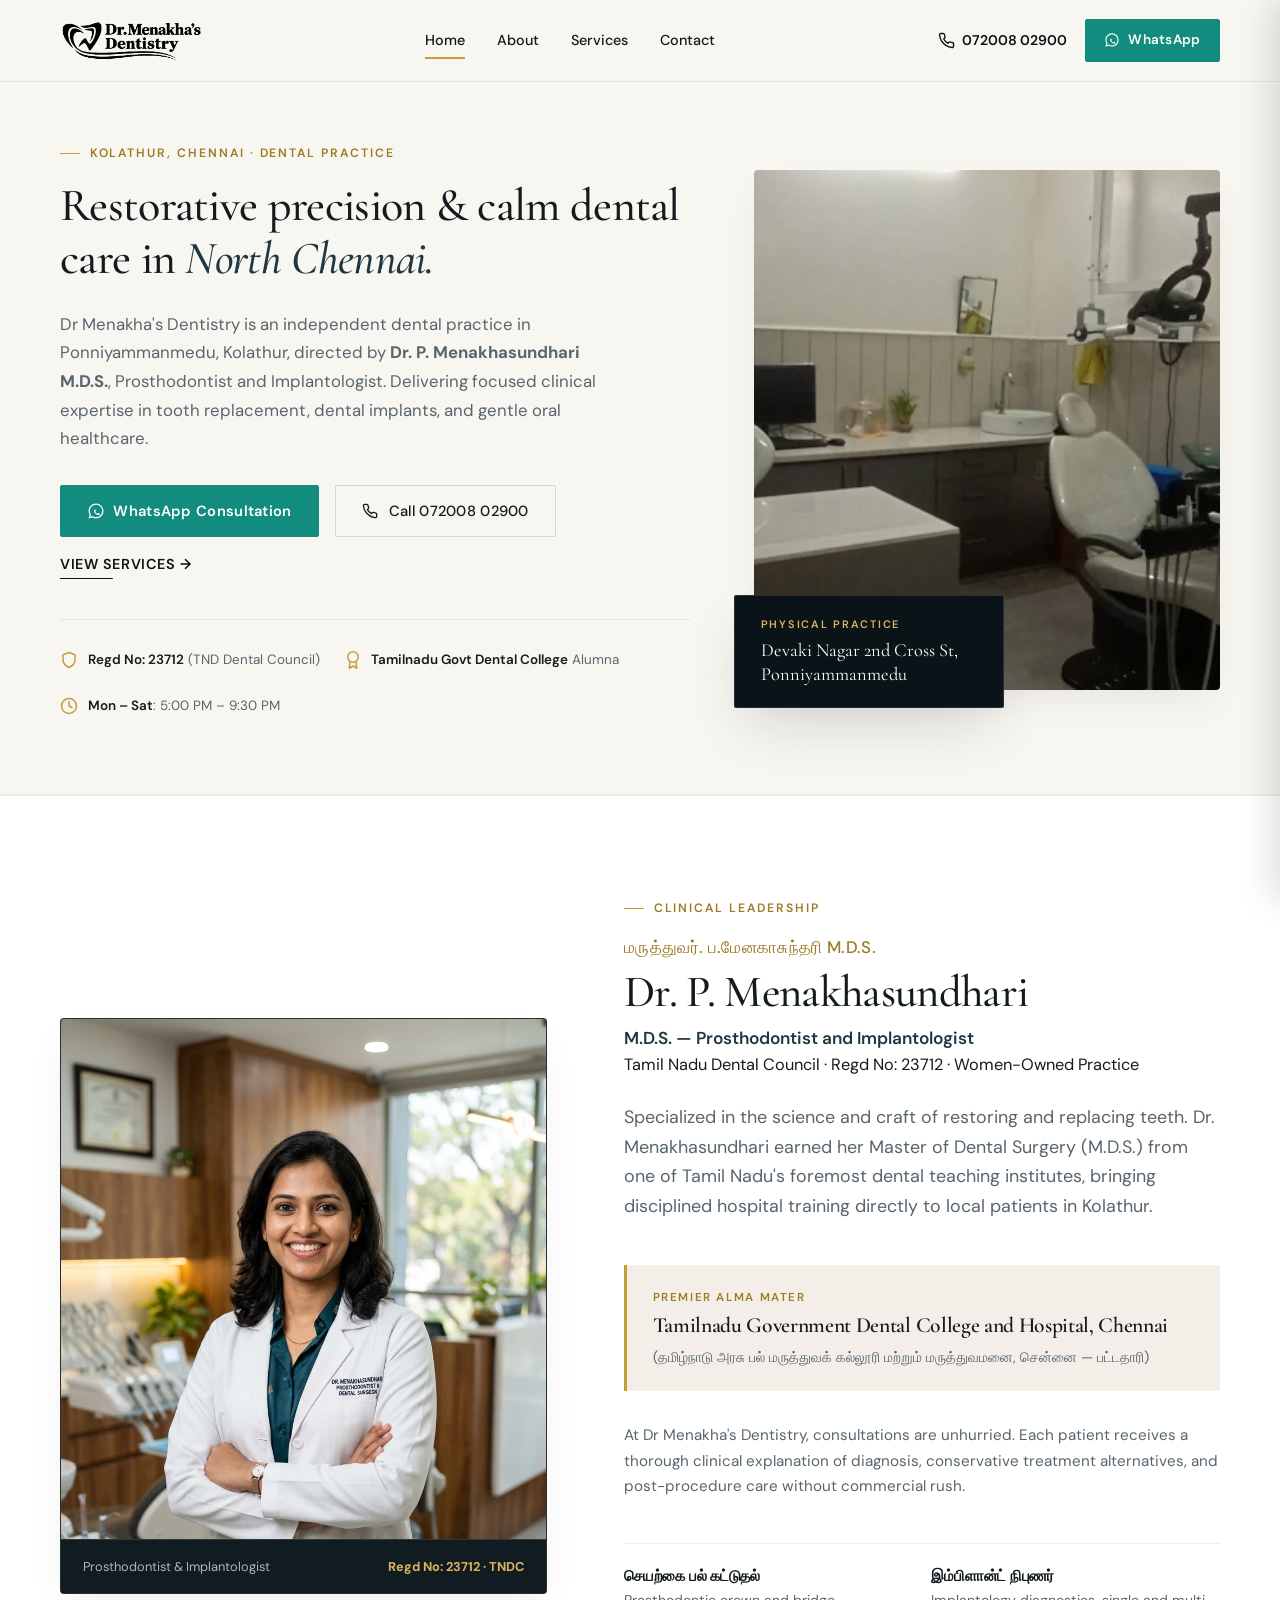
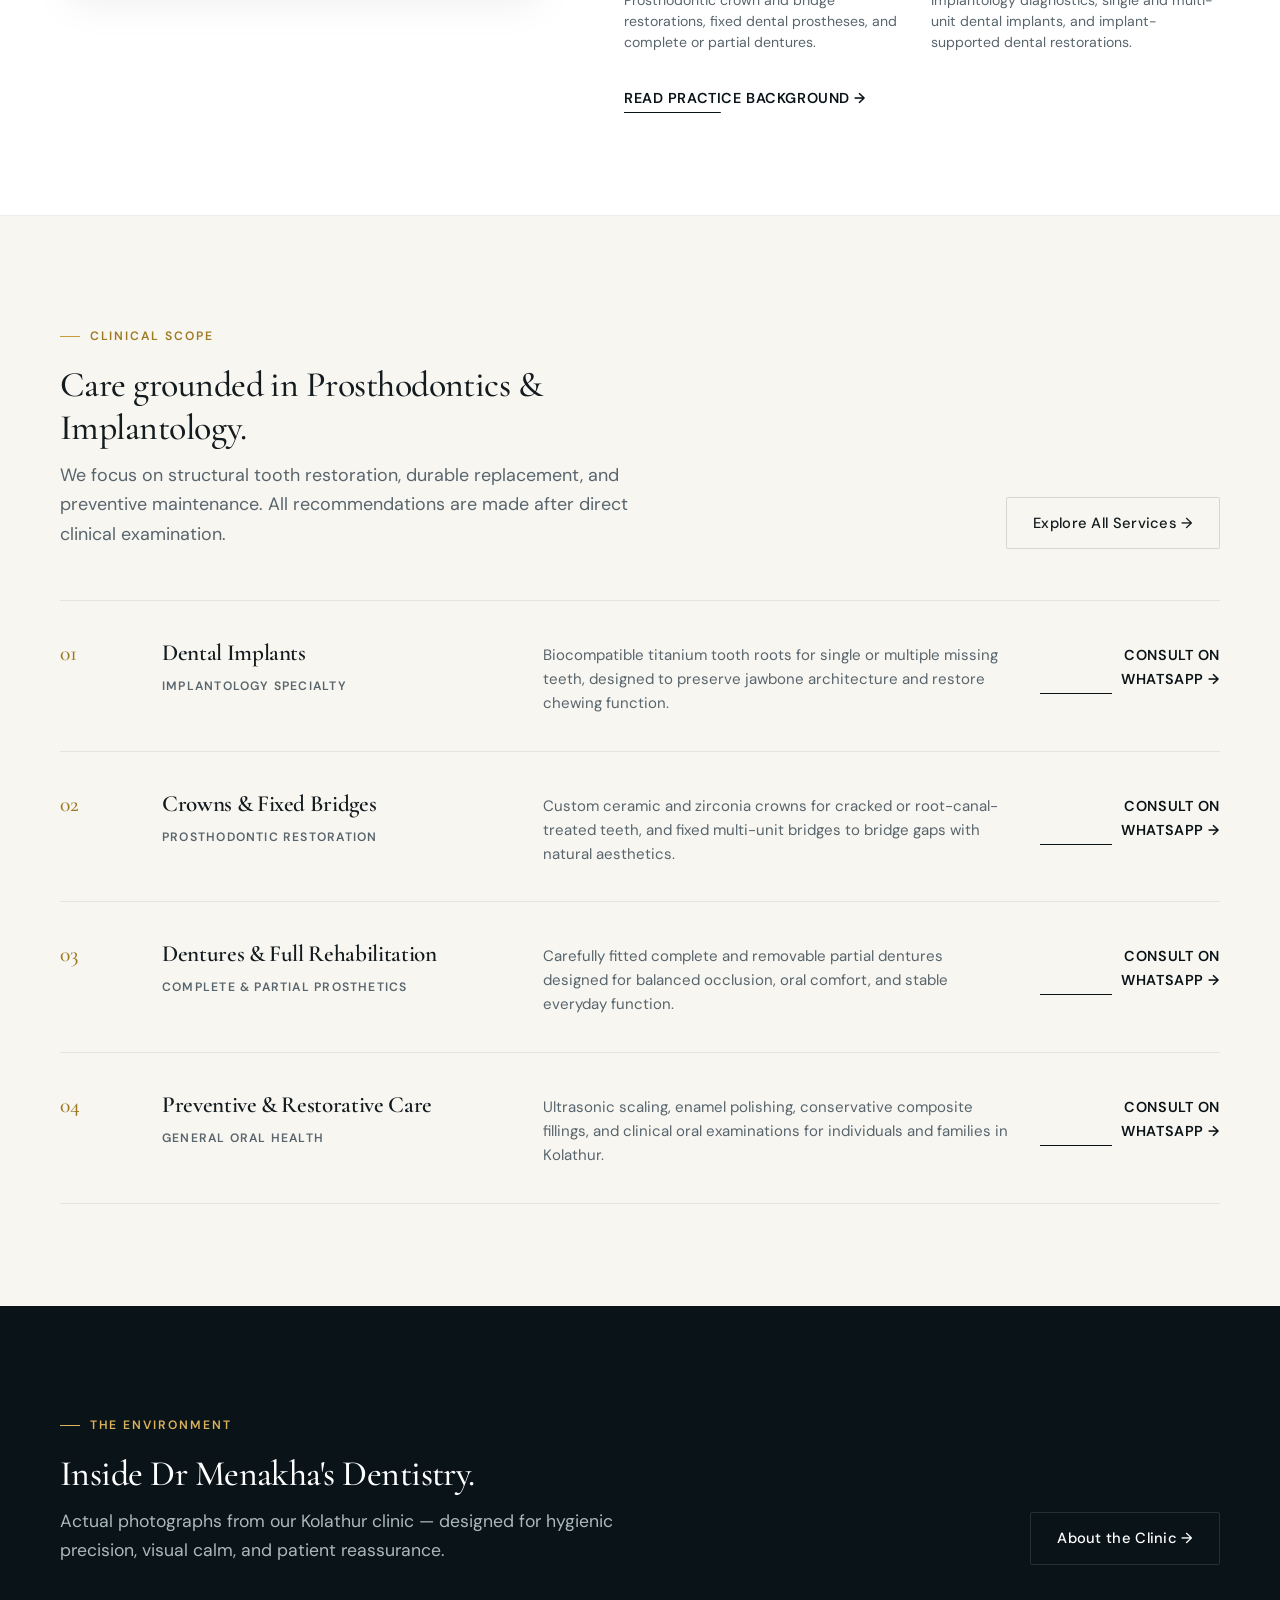
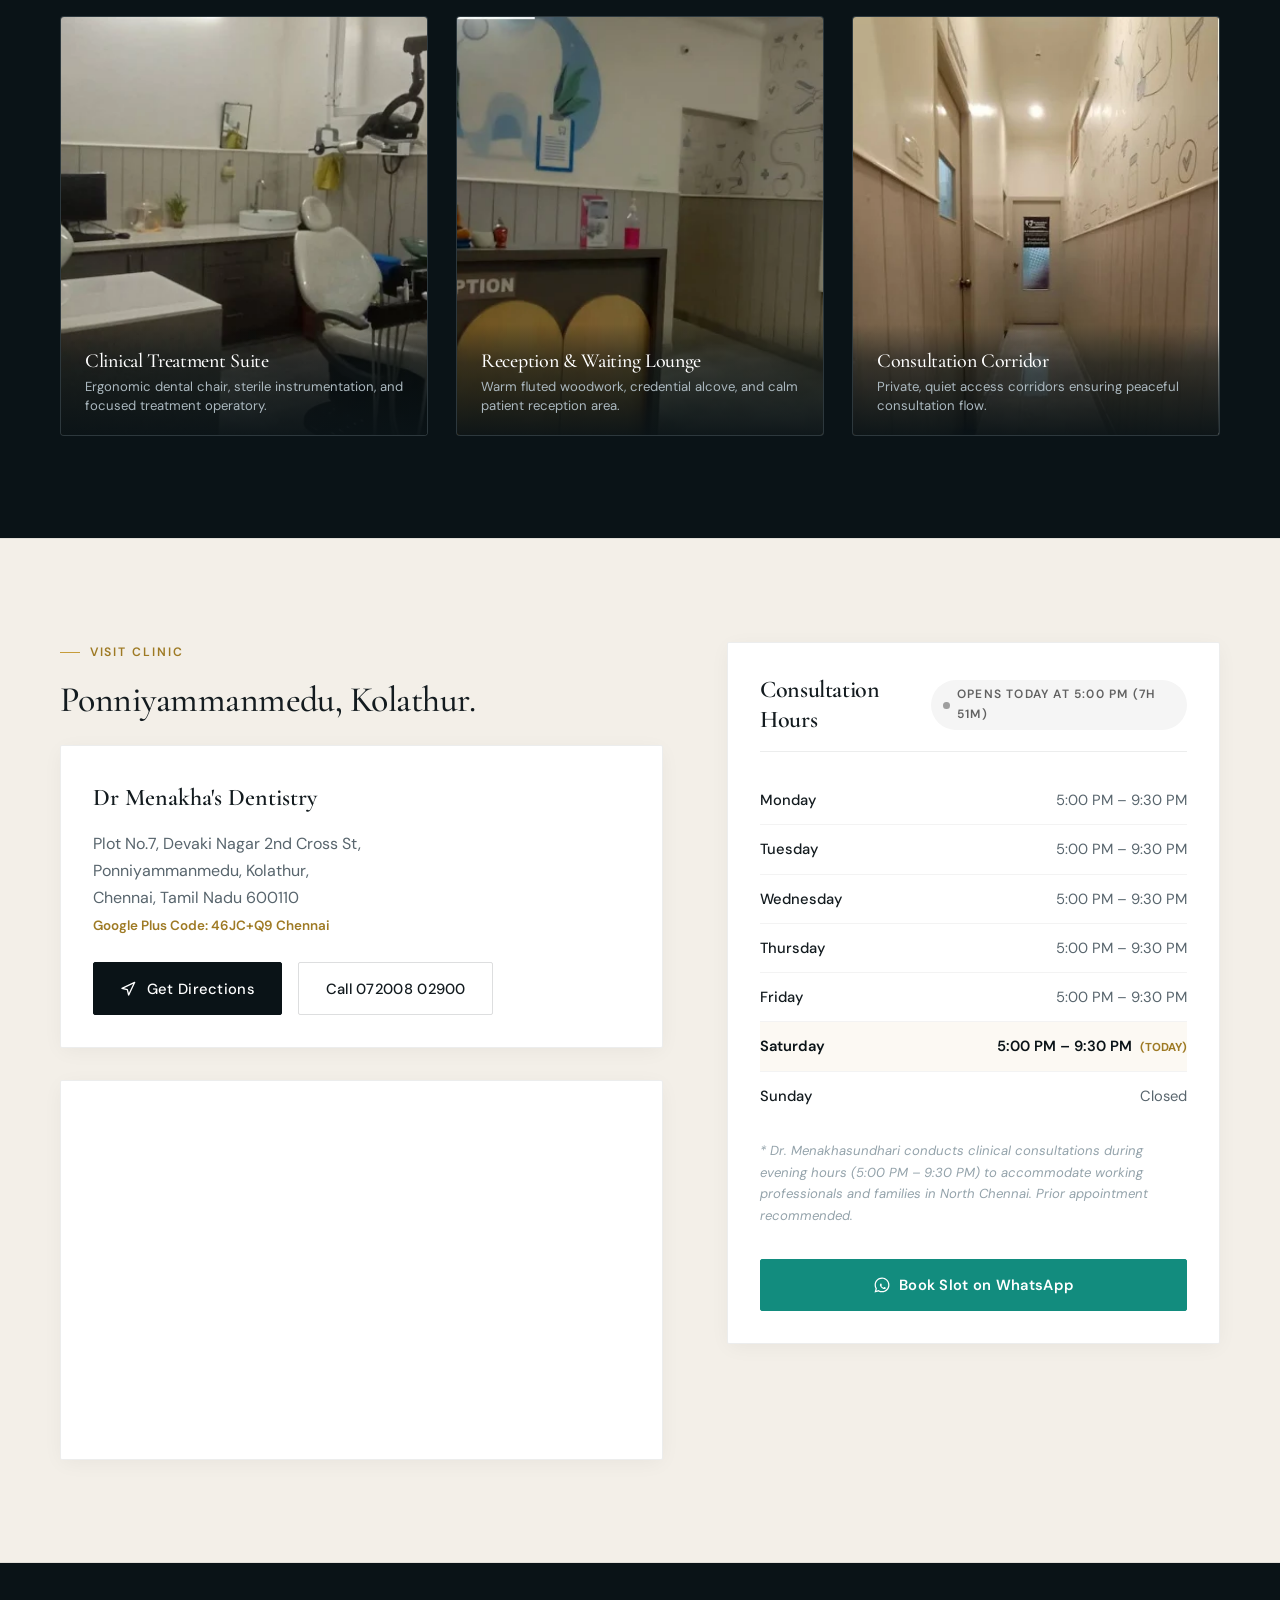
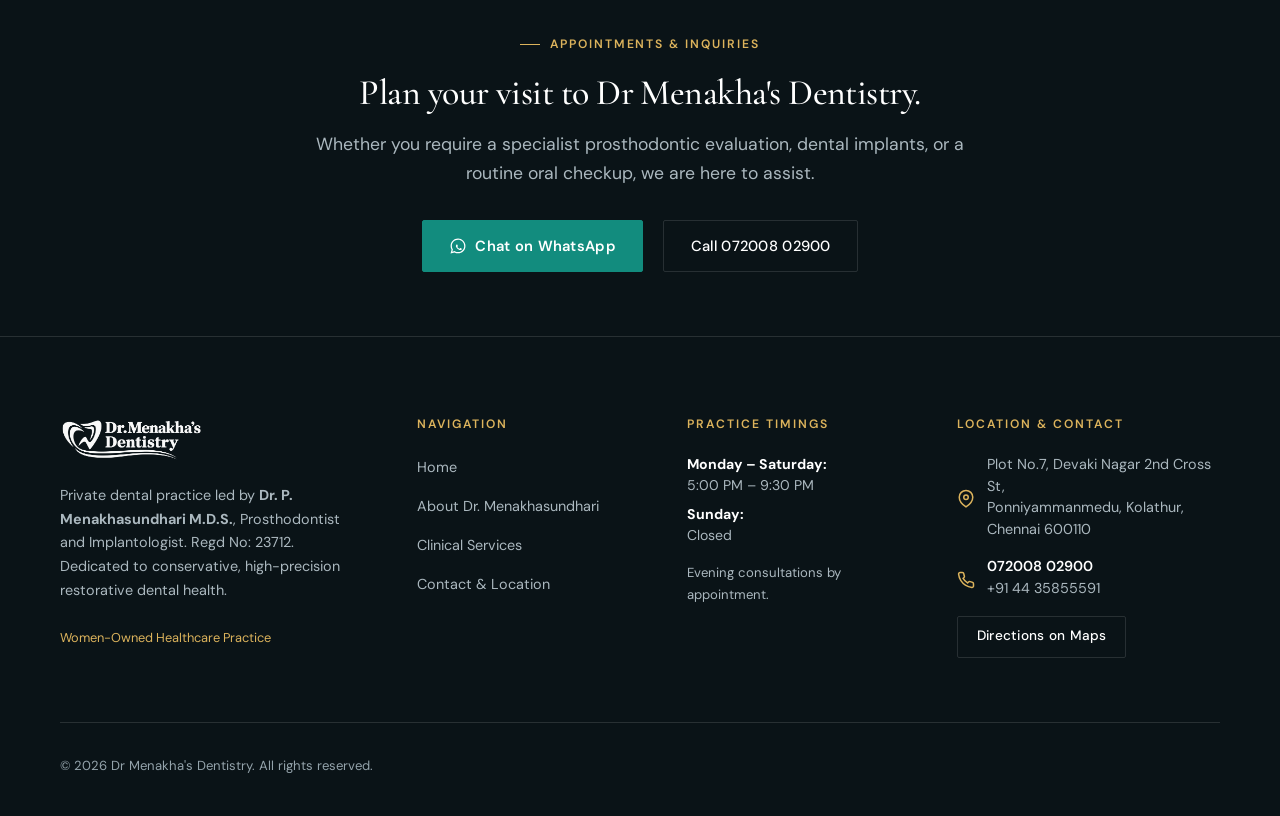
<file: index.html>
<!DOCTYPE html>
<html lang="en">
<head>
  <meta charset="UTF-8">
  <meta name="viewport" content="width=device-width, initial-scale=1.0">
  <title>Dr Menakha's Dentistry | Dental Clinic in Kolathur, Chennai</title>
  <meta name="description" content="Dr Menakha's Dentistry in Kolathur, Chennai. Led by Dr. P. Menakhasundhari M.D.S. (Govt Dental College Chennai), Prosthodontist and Implantologist. Regd No: 23712. Evening clinic 5:00 PM - 9:30 PM.">
  <meta name="keywords" content="dental clinic Kolathur, dentist Kolathur Chennai, Dr Menakha's Dentistry, Prosthodontist Chennai, dental implants Kolathur, Ponniyammanmedu dental clinic">
  <link rel="canonical" href="https://drmenakhasdentistry.com/">

  <!-- Open Graph -->
  <meta property="og:type" content="website">
  <meta property="og:url" content="https://drmenakhasdentistry.com/">
  <meta property="og:title" content="Dr Menakha's Dentistry | Dental Clinic in Kolathur, Chennai">
  <meta property="og:description" content="Boutique dental practice in Kolathur, Chennai. Prosthodontics, Dental Implants, and Restorative Care by Dr. P. Menakhasundhari M.D.S.">
  <meta property="og:image" content="https://drmenakhasdentistry.com/assets/images/clinic-signboard-night.png">

  <!-- Twitter -->
  <meta name="twitter:card" content="summary_large_image">
  <meta name="twitter:title" content="Dr Menakha's Dentistry | Kolathur, Chennai">
  <meta name="twitter:description" content="Prosthodontist and Implantologist in Kolathur, Chennai. Evening consultations 5:00 PM - 9:30 PM.">
  <meta name="twitter:image" content="https://drmenakhasdentistry.com/assets/images/clinic-signboard-night.png">

  <!-- Google Fonts: Cormorant Garamond & DM Sans -->
  <link rel="preconnect" href="https://fonts.googleapis.com">
  <link rel="preconnect" href="https://fonts.gstatic.com" crossorigin>
  <link href="https://fonts.googleapis.com/css2?family=Cormorant+Garamond:ital,wght@0,400;0,500;0,600;0,700;1,400;1,600&family=DM+Sans:ital,opsz,wght@0,9..40,300;0,9..40,400;0,9..40,500;0,9..40,600;0,9..40,700;1,9..40,400&display=swap" rel="stylesheet">

  <link rel="icon" type="image/x-icon" href="favicon.ico">
  <link rel="icon" type="image/png" href="assets/logo/favicon.png">
  <link rel="stylesheet" href="assets/css/main.css?v=7">

  <!-- Schema.org JSON-LD -->
  <script type="application/ld+json">
  {
    "@context": "https://schema.org",
    "@type": "Dentist",
    "@id": "https://drmenakhasdentistry.com/#clinic",
    "name": "Dr Menakha's Dentistry",
    "alternateName": "Dr. Menakha's Dentistry",
    "image": "https://drmenakhasdentistry.com/assets/images/clinic-signboard-night.png",
    "telephone": "+91-7200802900",
    "additionalTelephone": "+91-44-35855591",
    "url": "https://drmenakhasdentistry.com/",
    "priceRange": "$$",
    "address": {
      "@type": "PostalAddress",
      "streetAddress": "Plot No.7, Devaki Nagar 2nd Cross St, Ponniyammanmedu",
      "addressLocality": "Kolathur, Chennai",
      "addressRegion": "Tamil Nadu",
      "postalCode": "600110",
      "addressCountry": "IN"
    },
    "geo": {
      "@type": "GeoCoordinates",
      "latitude": 13.1257,
      "longitude": 80.2078
    },
    "hasMap": "https://maps.google.com/?q=46JC%2BQ9+Chennai,+Tamil+Nadu",
    "openingHoursSpecification": [
      {
        "@type": "OpeningHoursSpecification",
        "dayOfWeek": ["Monday", "Tuesday", "Wednesday", "Thursday", "Friday", "Saturday"],
        "opens": "17:00",
        "closes": "21:30"
      }
    ],
    "medicalSpecialty": [
      "Prosthodontics",
      "Implantology",
      "Dentistry"
    ],
    "physician": {
      "@type": "Physician",
      "name": "Dr. P. Menakhasundhari",
      "jobTitle": "Prosthodontist and Implantologist",
      "alumniOf": "Tamilnadu Government Dental College and Hospital, Chennai",
      "identifier": "23712"
    }
  }
  </script>
</head>
<body>

  <!-- ==========================================================================
       Header & Navigation
       ========================================================================== -->
  <header class="site-header" role="banner">
    <div class="container header-inner">
      <a href="index.html" class="brand-logo-link" aria-label="Dr Menakha's Dentistry Home">
        <picture>
          <source srcset="assets/logo/clinic-logo.webp" type="image/webp">
          <img src="assets/logo/clinic-logo.png" alt="Dr Menakha's Dentistry" class="brand-logo-img" width="235" height="83" fetchpriority="high">
        </picture>
      </a>

      <nav class="desktop-nav" role="navigation" aria-label="Main Navigation">
        <a href="index.html" class="nav-link active">Home</a>
        <a href="about.html" class="nav-link">About</a>
        <a href="services.html" class="nav-link">Services</a>
        <a href="contact.html" class="nav-link">Contact</a>
      </nav>

      <div class="header-cta-group">
        <a href="tel:07200802900" class="header-phone-link">
          <svg width="17" height="17" viewBox="0 0 24 24" fill="none" stroke="currentColor" stroke-width="2" stroke-linecap="round" stroke-linejoin="round" aria-hidden="true"><path d="M22 16.92v3a2 2 0 0 1-2.18 2 19.79 19.79 0 0 1-8.63-3.07 19.5 19.5 0 0 1-6-6 19.79 19.79 0 0 1-3.07-8.67A2 2 0 0 1 4.11 2h3a2 2 0 0 1 2 1.72 12.84 12.84 0 0 0 .7 2.81 2 2 0 0 1-.45 2.11L8.09 9.91a16 16 0 0 0 6 6l1.27-1.27a2 2 0 0 1 2.11-.45 12.84 12.84 0 0 0 2.81.7A2 2 0 0 1 22 16.92z"></path></svg>
          <span>072008 02900</span>
        </a>
        <a href="https://wa.me/917200802900?text=Hello%20Dr.%20Menakha's%20Dentistry,%20I%20would%20like%20to%20consult%20regarding%20an%20appointment." target="_blank" rel="noopener" class="btn btn-whatsapp btn-sm" aria-label="Chat on WhatsApp">
          <svg width="16" height="16" viewBox="0 0 24 24" fill="currentColor" aria-hidden="true"><path d="M12.04 2c-5.46 0-9.91 4.45-9.91 9.91 0 1.75.46 3.45 1.32 4.95L2.05 22l5.25-1.38c1.45.79 3.08 1.21 4.74 1.21 5.46 0 9.91-4.45 9.91-9.91 0-2.65-1.03-5.14-2.9-7.01A9.816 9.816 0 0 0 12.04 2zm.01 1.67c2.2 0 4.26.86 5.82 2.42a8.225 8.225 0 0 1 2.41 5.83c0 4.54-3.7 8.24-8.24 8.24-1.48 0-2.93-.4-4.2-1.15l-.3-.18-3.12.82.83-3.04-.2-.31a8.196 8.196 0 0 1-1.26-4.38c0-4.54 3.7-8.24 8.24-8.24zm4.52 11.66c-.19-.09-1.12-.55-1.3-.61-.17-.07-.3-.1-.43.1-.12.19-.49.61-.6.74-.11.12-.23.14-.42.05-.19-.09-.81-.3-1.55-.96-.57-.51-.96-1.14-1.07-1.33-.11-.19-.01-.3.08-.39.09-.09.19-.23.29-.35.09-.12.13-.2.19-.33.07-.14.03-.26-.02-.35-.05-.09-.43-1.04-.6-1.42-.16-.37-.32-.32-.44-.33l-.37-.01c-.13 0-.34.05-.51.24-.18.19-.68.66-.68 1.62s.7 1.88.8 2.01c.09.14 1.37 2.1 3.32 2.94.46.2.83.32 1.11.41.47.15.89.13 1.23.08.38-.06 1.12-.46 1.28-.9.16-.44.16-.82.11-.9-.04-.08-.17-.13-.36-.23z"/></svg>
          <span>WhatsApp</span>
        </a>
      </div>

      <button type="button" class="mobile-nav-toggle" aria-label="Toggle navigation menu" aria-expanded="false">
        <span class="hamburger-bar"></span>
        <span class="hamburger-bar"></span>
        <span class="hamburger-bar"></span>
      </button>
    </div>
  </header>

  <!-- Mobile Drawer -->
  <div class="mobile-drawer-backdrop" aria-hidden="true"></div>
  <aside class="mobile-drawer" role="dialog" aria-label="Mobile Navigation">
    <nav class="mobile-drawer-nav">
      <a href="index.html" class="mobile-nav-link active">Home</a>
      <a href="about.html" class="mobile-nav-link">About Practice</a>
      <a href="services.html" class="mobile-nav-link">Clinical Services</a>
      <a href="contact.html" class="mobile-nav-link">Contact &amp; Timings</a>
    </nav>
    <div class="mobile-drawer-footer">
      <div style="font-size: 0.85rem; color: var(--color-text-muted); margin-bottom: 0.5rem;">
        Plot No.7, Devaki Nagar 2nd Cross St,<br>Ponniyammanmedu, Kolathur, Chennai
      </div>
      <a href="tel:07200802900" class="btn btn-secondary" style="width: 100%;">Call 072008 02900</a>
      <a href="https://wa.me/917200802900?text=Hello%20Dr.%20Menakha's%20Dentistry,%20I%20would%20like%20to%20consult%20regarding%20an%20appointment." target="_blank" rel="noopener" class="btn btn-whatsapp" style="width: 100%;">Chat on WhatsApp</a>
    </div>
  </aside>

  <!-- Main Content -->
  <main id="main-content">

    <!-- ==========================================================================
         Hero Section (Editorial Asymmetric Composition)
         ========================================================================== -->
    <section class="hero-editorial" aria-labelledby="hero-title">
      <div class="container">
        <div class="hero-grid">
          
          <div class="hero-copy-col" data-reveal>
            <div class="eyebrow">Kolathur, Chennai · Dental Practice</div>
            <h1 id="hero-title" class="hero-headline">
              Restorative precision &amp; calm dental care in <span class="accent">North Chennai.</span>
            </h1>
            <p class="hero-description">
              Dr Menakha's Dentistry is an independent dental practice in Ponniyammanmedu, Kolathur, directed by <strong>Dr. P. Menakhasundhari M.D.S.</strong>, Prosthodontist and Implantologist. Delivering focused clinical expertise in tooth replacement, dental implants, and gentle oral healthcare.
            </p>

            <div class="hero-actions">
              <a href="https://wa.me/917200802900?text=Hello%20Dr.%20Menakha's%20Dentistry,%20I%20would%20like%20to%20consult%20regarding%20an%20appointment." target="_blank" rel="noopener" class="btn btn-whatsapp">
                <svg width="18" height="18" viewBox="0 0 24 24" fill="currentColor" aria-hidden="true"><path d="M12.04 2c-5.46 0-9.91 4.45-9.91 9.91 0 1.75.46 3.45 1.32 4.95L2.05 22l5.25-1.38c1.45.79 3.08 1.21 4.74 1.21 5.46 0 9.91-4.45 9.91-9.91 0-2.65-1.03-5.14-2.9-7.01A9.816 9.816 0 0 0 12.04 2zm.01 1.67c2.2 0 4.26.86 5.82 2.42a8.225 8.225 0 0 1 2.41 5.83c0 4.54-3.7 8.24-8.24 8.24-1.48 0-2.93-.4-4.2-1.15l-.3-.18-3.12.82.83-3.04-.2-.31a8.196 8.196 0 0 1-1.26-4.38c0-4.54 3.7-8.24 8.24-8.24zm4.52 11.66c-.19-.09-1.12-.55-1.3-.61-.17-.07-.3-.1-.43.1-.12.19-.49.61-.6.74-.11.12-.23.14-.42.05-.19-.09-.81-.3-1.55-.96-.57-.51-.96-1.14-1.07-1.33-.11-.19-.01-.3.08-.39.09-.09.19-.23.29-.35.09-.12.13-.2.19-.33.07-.14.03-.26-.02-.35-.05-.09-.43-1.04-.6-1.42-.16-.37-.32-.32-.44-.33l-.37-.01c-.13 0-.34.05-.51.24-.18.19-.68.66-.68 1.62s.7 1.88.8 2.01c.09.14 1.37 2.1 3.32 2.94.46.2.83.32 1.11.41.47.15.89.13 1.23.08.38-.06 1.12-.46 1.28-.9.16-.44.16-.82.11-.9-.04-.08-.17-.13-.36-.23z"/></svg>
                <span>WhatsApp Consultation</span>
              </a>
              <a href="tel:07200802900" class="btn btn-secondary">
                <svg width="16" height="16" viewBox="0 0 24 24" fill="none" stroke="currentColor" stroke-width="2" stroke-linecap="round" stroke-linejoin="round" aria-hidden="true"><path d="M22 16.92v3a2 2 0 0 1-2.18 2 19.79 19.79 0 0 1-8.63-3.07 19.5 19.5 0 0 1-6-6 19.79 19.79 0 0 1-3.07-8.67A2 2 0 0 1 4.11 2h3a2 2 0 0 1 2 1.72 12.84 12.84 0 0 0 .7 2.81 2 2 0 0 1-.45 2.11L8.09 9.91a16 16 0 0 0 6 6l1.27-1.27a2 2 0 0 1 2.11-.45 12.84 12.84 0 0 0 2.81.7A2 2 0 0 1 22 16.92z"></path></svg>
                <span>Call 072008 02900</span>
              </a>
              <a href="services.html" class="editorial-link">
                View Services &rarr;
              </a>
            </div>

            <!-- Factual Credential Badges -->
            <div class="credential-ribbon">
              <div class="credential-item">
                <svg width="18" height="18" viewBox="0 0 24 24" fill="none" stroke="currentColor" stroke-width="2" stroke-linecap="round" stroke-linejoin="round" aria-hidden="true"><path d="M12 22s8-4 8-10V5l-8-3-8 3v7c0 6 8 10 8 10z"></path></svg>
                <span><strong>Regd No: 23712</strong> (TND Dental Council)</span>
              </div>
              <div class="credential-item">
                <svg width="18" height="18" viewBox="0 0 24 24" fill="none" stroke="currentColor" stroke-width="2" stroke-linecap="round" stroke-linejoin="round" aria-hidden="true"><circle cx="12" cy="8" r="7"></circle><polyline points="8.21 13.89 7 23 12 20 17 23 15.79 13.88"></polyline></svg>
                <span><strong>Tamilnadu Govt Dental College</strong> Alumna</span>
              </div>
              <div class="credential-item">
                <svg width="18" height="18" viewBox="0 0 24 24" fill="none" stroke="currentColor" stroke-width="2" stroke-linecap="round" stroke-linejoin="round" aria-hidden="true"><circle cx="12" cy="12" r="10"></circle><polyline points="12 6 12 12 16 14"></polyline></svg>
                <span><strong>Mon – Sat</strong>: 5:00 PM – 9:30 PM</span>
              </div>
            </div>
          </div>

          <!-- Hero Media Composition (Real Clinic Photography) -->
          <div class="hero-media-col" data-reveal data-reveal-delay="1">
            <div class="hero-image-frame">
              <picture>
                <source srcset="assets/images/clinic-operatory.webp" type="image/webp">
                <img src="assets/images/clinic-operatory.png" alt="Clinical treatment operatory with modern ergonomic dental chair at Dr Menakha's Dentistry Kolathur" width="1024" height="405" loading="eager">
              </picture>
            </div>
            
            <div class="hero-badge-overlay">
              <div class="badge-eyebrow">Physical Practice</div>
              <p class="badge-text">Devaki Nagar 2nd Cross St, Ponniyammanmedu</p>
            </div>
          </div>

        </div>
      </div>
    </section>

    <hr class="hairline-divider">

    <!-- ==========================================================================
         Doctor & Academic Profile Section (Strictly Factual)
         ========================================================================== -->
    <section class="section-spacing doctor-profile-section" aria-labelledby="doctor-profile-title">
      <div class="container">
        <div class="doctor-grid">
          
          <div class="doctor-media-wrapper" data-reveal>
            <div class="doctor-portrait-card">
              <picture>
                <source srcset="assets/images/doctor-portrait.webp" type="image/webp">
                <img src="assets/images/doctor-portrait.jpg" alt="Dr. P. Menakhasundhari M.D.S., Prosthodontist and Implantologist at Dr Menakha's Dentistry Kolathur" width="800" height="1067" loading="lazy" class="doctor-portrait-img">
              </picture>
              <div class="doctor-caption-strip">
                <span>Prosthodontist &amp; Implantologist</span>
                <strong>Regd No: 23712 · TNDC</strong>
              </div>
            </div>
          </div>

          <div class="doctor-content-col" data-reveal data-reveal-delay="1">
            <div class="eyebrow">Clinical Leadership</div>
            <div class="doctor-tamil-script">மருத்துவர். ப.மேனகாசுந்தரி M.D.S.</div>
            
            <div class="doctor-title-block">
              <h2 id="doctor-profile-title" class="doctor-name">Dr. P. Menakhasundhari</h2>
              <div class="doctor-designation">M.D.S. — Prosthodontist and Implantologist</div>
              <div class="doctor-reg_meta">Tamil Nadu Dental Council · Regd No: 23712 · Women-Owned Practice</div>
            </div>

            <p class="lead-text">
              Specialized in the science and craft of restoring and replacing teeth. Dr. Menakhasundhari earned her Master of Dental Surgery (M.D.S.) from one of Tamil Nadu's foremost dental teaching institutes, bringing disciplined hospital training directly to local patients in Kolathur.
            </p>

            <div class="institution-card">
              <div class="institution-label">Premier Alma Mater</div>
              <h3 class="institution-name">Tamilnadu Government Dental College and Hospital, Chennai</h3>
              <p style="font-size: 0.88rem; color: var(--color-text-muted); margin-top: 0.4rem; margin-bottom: 0;">
                (தமிழ்நாடு அரசு பல் மருத்துவக் கல்லூரி மற்றும் மருத்துவமனை, சென்னை — பட்டதாரி)
              </p>
            </div>

            <p style="font-size: 0.95rem; color: var(--color-text-muted);">
              At Dr Menakha's Dentistry, consultations are unhurried. Each patient receives a thorough clinical explanation of diagnosis, conservative treatment alternatives, and post-procedure care without commercial rush.
            </p>

            <div class="specialty-list">
              <div class="specialty-item">
                <h4>செயற்கை பல் கட்டுதல்</h4>
                <p>Prosthodontic crown and bridge restorations, fixed dental prostheses, and complete or partial dentures.</p>
              </div>
              <div class="specialty-item">
                <h4>இம்பிளான்ட் நிபுணர்</h4>
                <p>Implantology diagnostics, single and multi-unit dental implants, and implant-supported dental restorations.</p>
              </div>
            </div>

            <div style="margin-top: 2rem;">
              <a href="about.html" class="editorial-link">Read Practice Background &rarr;</a>
            </div>
          </div>

        </div>
      </div>
    </section>

    <!-- ==========================================================================
         Selected Dental Services Preview
         ========================================================================== -->
    <section class="section-spacing services-editorial-section" aria-labelledby="services-preview-title">
      <div class="container">
        
        <div class="section-head-split" data-reveal>
          <div class="section-head-copy">
            <div class="eyebrow">Clinical Scope</div>
            <h2 id="services-preview-title">Care grounded in Prosthodontics &amp; Implantology.</h2>
            <p class="lead-text">
              We focus on structural tooth restoration, durable replacement, and preventive maintenance. All recommendations are made after direct clinical examination.
            </p>
          </div>
          <div>
            <a href="services.html" class="btn btn-secondary">Explore All Services &rarr;</a>
          </div>
        </div>

        <div class="service-list-editorial">
          
          <article class="service-row-editorial" data-reveal>
            <div class="service-num">01</div>
            <div class="service-name-col">
              <h3>Dental Implants</h3>
              <span class="service-tag">Implantology Specialty</span>
            </div>
            <div class="service-desc-col">
              <p>Biocompatible titanium tooth roots for single or multiple missing teeth, designed to preserve jawbone architecture and restore chewing function.</p>
            </div>
            <div class="service-action-col">
              <a href="https://wa.me/917200802900?text=Hello%20Dr.%20Menakha's%20Dentistry,%20I%20would%20like%20to%20consult%20regarding%20Dental%20Implants." target="_blank" rel="noopener" class="editorial-link">Consult on WhatsApp &rarr;</a>
            </div>
          </article>

          <article class="service-row-editorial" data-reveal data-reveal-delay="1">
            <div class="service-num">02</div>
            <div class="service-name-col">
              <h3>Crowns &amp; Fixed Bridges</h3>
              <span class="service-tag">Prosthodontic Restoration</span>
            </div>
            <div class="service-desc-col">
              <p>Custom ceramic and zirconia crowns for cracked or root-canal-treated teeth, and fixed multi-unit bridges to bridge gaps with natural aesthetics.</p>
            </div>
            <div class="service-action-col">
              <a href="https://wa.me/917200802900?text=Hello%20Dr.%20Menakha's%20Dentistry,%20I%20would%20like%20to%20consult%20regarding%20Crowns%20and%20Fixed%20Bridges." target="_blank" rel="noopener" class="editorial-link">Consult on WhatsApp &rarr;</a>
            </div>
          </article>

          <article class="service-row-editorial" data-reveal data-reveal-delay="2">
            <div class="service-num">03</div>
            <div class="service-name-col">
              <h3>Dentures &amp; Full Rehabilitation</h3>
              <span class="service-tag">Complete &amp; Partial Prosthetics</span>
            </div>
            <div class="service-desc-col">
              <p>Carefully fitted complete and removable partial dentures designed for balanced occlusion, oral comfort, and stable everyday function.</p>
            </div>
            <div class="service-action-col">
              <a href="https://wa.me/917200802900?text=Hello%20Dr.%20Menakha's%20Dentistry,%20I%20would%20like%20to%20consult%20regarding%20Dentures%20and%20Rehabilitation." target="_blank" rel="noopener" class="editorial-link">Consult on WhatsApp &rarr;</a>
            </div>
          </article>

          <article class="service-row-editorial" data-reveal data-reveal-delay="3">
            <div class="service-num">04</div>
            <div class="service-name-col">
              <h3>Preventive &amp; Restorative Care</h3>
              <span class="service-tag">General Oral Health</span>
            </div>
            <div class="service-desc-col">
              <p>Ultrasonic scaling, enamel polishing, conservative composite fillings, and clinical oral examinations for individuals and families in Kolathur.</p>
            </div>
            <div class="service-action-col">
              <a href="https://wa.me/917200802900?text=Hello%20Dr.%20Menakha's%20Dentistry,%20I%20would%20like%20to%20consult%20regarding%20Preventive%20and%20Restorative%20Care." target="_blank" rel="noopener" class="editorial-link">Consult on WhatsApp &rarr;</a>
            </div>
          </article>

        </div>

      </div>
    </section>

    <!-- ==========================================================================
         Real Clinic Photographic Gallery / Tour
         ========================================================================== -->
    <section class="section-spacing gallery-editorial-section" aria-labelledby="gallery-title">
      <div class="container">
        
        <div class="section-head-split" data-reveal>
          <div class="section-head-copy">
            <div class="eyebrow eyebrow-dark">The Environment</div>
            <h2 id="gallery-title">Inside Dr Menakha's Dentistry.</h2>
            <p style="color: var(--color-text-inverse-muted); font-size: 1.1rem;">
              Actual photographs from our Kolathur clinic — designed for hygienic precision, visual calm, and patient reassurance.
            </p>
          </div>
          <div>
            <a href="about.html" class="btn btn-secondary-dark">About the Clinic &rarr;</a>
          </div>
        </div>

        <div class="gallery-grid-editorial">
          
          <div class="gallery-item" data-reveal>
            <picture>
              <source srcset="assets/images/clinic-operatory.webp" type="image/webp">
              <img src="assets/images/clinic-operatory.png" alt="Clinical treatment suite with ergonomic dental chair at Dr Menakha's Dentistry Kolathur" width="1024" height="405" loading="lazy">
            </picture>
            <div class="gallery-caption">
              <h4>Clinical Treatment Suite</h4>
              <p>Ergonomic dental chair, sterile instrumentation, and focused treatment operatory.</p>
            </div>
          </div>

          <div class="gallery-item" data-reveal data-reveal-delay="1">
            <picture>
              <source srcset="assets/images/clinic-reception.webp" type="image/webp">
              <img src="assets/images/clinic-reception.png" alt="Reception desk with fluted architectural wood arches, framed certificates niche and calming waiting area" width="1024" height="389" loading="lazy">
            </picture>
            <div class="gallery-caption">
              <h4>Reception &amp; Waiting Lounge</h4>
              <p>Warm fluted woodwork, credential alcove, and calm patient reception area.</p>
            </div>
          </div>

          <div class="gallery-item gallery-item-hallway" data-reveal data-reveal-delay="2">
            <picture>
              <source srcset="assets/images/clinic-hallway.webp" type="image/webp">
              <img src="assets/images/clinic-hallway.png" alt="Clean clinic corridor with warm neutral wall paneling and operatory suites" width="412" height="870" loading="lazy">
            </picture>
            <div class="gallery-caption">
              <h4>Consultation Corridor</h4>
              <p>Private, quiet access corridors ensuring peaceful consultation flow.</p>
            </div>
          </div>

        </div>

      </div>
    </section>

    <!-- ==========================================================================
         Location, Timings & Practical Information Section
         ========================================================================== -->
    <section class="section-spacing practical-section" aria-labelledby="location-title">
      <div class="container">
        
        <div class="practical-grid">
          
          <div class="location-info-block" data-reveal>
            <div class="eyebrow">Visit Clinic</div>
            <h2 id="location-title" style="margin-bottom: 1.5rem;">Ponniyammanmedu, Kolathur.</h2>
            
            <div class="location-address-box">
              <div class="address-title">Dr Menakha's Dentistry</div>
              <div class="address-lines">
                Plot No.7, Devaki Nagar 2nd Cross St,<br>
                Ponniyammanmedu, Kolathur,<br>
                Chennai, Tamil Nadu 600110<br>
                <span style="font-size: 0.84rem; color: var(--color-gold-600); font-weight: 600;">Google Plus Code: 46JC+Q9 Chennai</span>
              </div>
              
              <div class="address-actions">
                <a href="https://maps.google.com/?q=46JC%2BQ9+Chennai,+Tamil+Nadu" target="_blank" rel="noopener" class="btn btn-primary">
                  <svg width="16" height="16" viewBox="0 0 24 24" fill="none" stroke="currentColor" stroke-width="2" stroke-linecap="round" stroke-linejoin="round" aria-hidden="true"><polygon points="3 11 22 2 13 21 11 13 3 11"></polygon></svg>
                  Get Directions
                </a>
                <a href="tel:07200802900" class="btn btn-secondary">
                  Call 072008 02900
                </a>
              </div>
            </div>

            <!-- Embedded Google Map -->
            <div class="map-container">
              <iframe 
                title="Google Map location of Dr Menakha's Dentistry in Kolathur Chennai" 
                src="https://maps.google.com/maps?q=13.1257,80.2078&amp;hl=en&amp;z=15&amp;output=embed" 
                loading="lazy" 
                allowfullscreen>
              </iframe>
            </div>
          </div>

          <!-- Hours Card with Real-time Status -->
          <div class="hours-info-col" data-reveal data-reveal-delay="1">
            <div class="hours-card">
              <div class="hours-header">
                <h3 class="hours-title">Consultation Hours</h3>
                <div class="status-badge" data-clinic-status>
                  <span class="status-dot"></span>
                  <span class="status-label">Checking clinic hours...</span>
                </div>
              </div>

              <table class="hours-table">
                <tbody>
                  <tr>
                    <td class="day">Monday</td>
                    <td class="time">5:00 PM – 9:30 PM</td>
                  </tr>
                  <tr>
                    <td class="day">Tuesday</td>
                    <td class="time">5:00 PM – 9:30 PM</td>
                  </tr>
                  <tr>
                    <td class="day">Wednesday</td>
                    <td class="time">5:00 PM – 9:30 PM</td>
                  </tr>
                  <tr>
                    <td class="day">Thursday</td>
                    <td class="time">5:00 PM – 9:30 PM</td>
                  </tr>
                  <tr>
                    <td class="day">Friday</td>
                    <td class="time">5:00 PM – 9:30 PM</td>
                  </tr>
                  <tr>
                    <td class="day">Saturday</td>
                    <td class="time">5:00 PM – 9:30 PM</td>
                  </tr>
                  <tr>
                    <td class="day">Sunday</td>
                    <td class="time">Closed</td>
                  </tr>
                </tbody>
              </table>

              <p class="hours-note">
                * Dr. Menakhasundhari conducts clinical consultations during evening hours (5:00 PM – 9:30 PM) to accommodate working professionals and families in North Chennai. Prior appointment recommended.
              </p>

              <div style="margin-top: 2rem;">
                <a href="https://wa.me/917200802900?text=Hello%20Dr.%20Menakha's%20Dentistry,%20I%20would%20like%20to%20book%20an%20evening%20appointment%20slot." target="_blank" rel="noopener" class="btn btn-whatsapp" style="width: 100%; justify-content: center;">
                  <svg width="18" height="18" viewBox="0 0 24 24" fill="currentColor" aria-hidden="true"><path d="M12.04 2c-5.46 0-9.91 4.45-9.91 9.91 0 1.75.46 3.45 1.32 4.95L2.05 22l5.25-1.38c1.45.79 3.08 1.21 4.74 1.21 5.46 0 9.91-4.45 9.91-9.91 0-2.65-1.03-5.14-2.9-7.01A9.816 9.816 0 0 0 12.04 2zm.01 1.67c2.2 0 4.26.86 5.82 2.42a8.225 8.225 0 0 1 2.41 5.83c0 4.54-3.7 8.24-8.24 8.24-1.48 0-2.93-.4-4.2-1.15l-.3-.18-3.12.82.83-3.04-.2-.31a8.196 8.196 0 0 1-1.26-4.38c0-4.54 3.7-8.24 8.24-8.24zm4.52 11.66c-.19-.09-1.12-.55-1.3-.61-.17-.07-.3-.1-.43.1-.12.19-.49.61-.6.74-.11.12-.23.14-.42.05-.19-.09-.81-.3-1.55-.96-.57-.51-.96-1.14-1.07-1.33-.11-.19-.01-.3.08-.39.09-.09.19-.23.29-.35.09-.12.13-.2.19-.33.07-.14.03-.26-.02-.35-.05-.09-.43-1.04-.6-1.42-.16-.37-.32-.32-.44-.33l-.37-.01c-.13 0-.34.05-.51.24-.18.19-.68.66-.68 1.62s.7 1.88.8 2.01c.09.14 1.37 2.1 3.32 2.94.46.2.83.32 1.11.41.47.15.89.13 1.23.08.38-.06 1.12-.46 1.28-.9.16-.44.16-.82.11-.9-.04-.08-.17-.13-.36-.23z"/></svg>
                  <span>Book Slot on WhatsApp</span>
                </a>
              </div>
            </div>
          </div>

        </div>

      </div>
    </section>

    <!-- ==========================================================================
         Calm Appointment Enquiry Banner
         ========================================================================== -->
    <section class="section-spacing-sm cta-banner-section" aria-labelledby="cta-heading">
      <div class="container">
        <div class="cta-banner-content" data-reveal>
          <div class="eyebrow eyebrow-dark">Appointments &amp; Inquiries</div>
          <h2 id="cta-heading">Plan your visit to Dr Menakha's Dentistry.</h2>
          <p>
            Whether you require a specialist prosthodontic evaluation, dental implants, or a routine oral checkup, we are here to assist.
          </p>
          <div class="cta-banner-actions">
            <a href="https://wa.me/917200802900?text=Hello%20Dr.%20Menakha's%20Dentistry,%20I%20would%20like%20to%20consult%20regarding%20an%20appointment." target="_blank" rel="noopener" class="btn btn-whatsapp">
              <svg width="18" height="18" viewBox="0 0 24 24" fill="currentColor" aria-hidden="true"><path d="M12.04 2c-5.46 0-9.91 4.45-9.91 9.91 0 1.75.46 3.45 1.32 4.95L2.05 22l5.25-1.38c1.45.79 3.08 1.21 4.74 1.21 5.46 0 9.91-4.45 9.91-9.91 0-2.65-1.03-5.14-2.9-7.01A9.816 9.816 0 0 0 12.04 2zm.01 1.67c2.2 0 4.26.86 5.82 2.42a8.225 8.225 0 0 1 2.41 5.83c0 4.54-3.7 8.24-8.24 8.24-1.48 0-2.93-.4-4.2-1.15l-.3-.18-3.12.82.83-3.04-.2-.31a8.196 8.196 0 0 1-1.26-4.38c0-4.54 3.7-8.24 8.24-8.24zm4.52 11.66c-.19-.09-1.12-.55-1.3-.61-.17-.07-.3-.1-.43.1-.12.19-.49.61-.6.74-.11.12-.23.14-.42.05-.19-.09-.81-.3-1.55-.96-.57-.51-.96-1.14-1.07-1.33-.11-.19-.01-.3.08-.39.09-.09.19-.23.29-.35.09-.12.13-.2.19-.33.07-.14.03-.26-.02-.35-.05-.09-.43-1.04-.6-1.42-.16-.37-.32-.32-.44-.33l-.37-.01c-.13 0-.34.05-.51.24-.18.19-.68.66-.68 1.62s.7 1.88.8 2.01c.09.14 1.37 2.1 3.32 2.94.46.2.83.32 1.11.41.47.15.89.13 1.23.08.38-.06 1.12-.46 1.28-.9.16-.44.16-.82.11-.9-.04-.08-.17-.13-.36-.23z"/></svg>
              <span>Chat on WhatsApp</span>
            </a>
            <a href="tel:07200802900" class="btn btn-secondary-dark">
              Call 072008 02900
            </a>
          </div>
        </div>
      </div>
    </section>

  </main>

  <!-- ==========================================================================
       Footer
       ========================================================================== -->
  <footer class="site-footer" role="contentinfo">
    <div class="container">
      <div class="footer-top-grid">
        
        <div class="footer-brand-col">
          <a href="index.html" class="brand-logo-link" aria-label="Dr Menakha's Dentistry Home" style="margin-bottom: 1.25rem;">
            <picture>
              <source srcset="assets/logo/clinic-logo-white.webp" type="image/webp">
              <img src="assets/logo/clinic-logo-white.png" alt="Dr Menakha's Dentistry" class="brand-logo-img brand-logo-white" width="235" height="83" loading="lazy">
            </picture>
          </a>
          <p class="footer-bio">
            Private dental practice led by <strong>Dr. P. Menakhasundhari M.D.S.</strong>, Prosthodontist and Implantologist. Regd No: 23712. Dedicated to conservative, high-precision restorative dental health.
          </p>
          <div style="font-size: 0.8rem; color: var(--color-gold-400);">
            Women-Owned Healthcare Practice
          </div>
        </div>

        <div>
          <div class="footer-col-title">Navigation</div>
          <ul class="footer-nav-list">
            <li><a href="index.html">Home</a></li>
            <li><a href="about.html">About Dr. Menakhasundhari</a></li>
            <li><a href="services.html">Clinical Services</a></li>
            <li><a href="contact.html">Contact &amp; Location</a></li>
          </ul>
        </div>

        <div>
          <div class="footer-col-title">Practice Timings</div>
          <div class="footer-hours-item">
            <strong>Monday – Saturday:</strong><br>
            5:00 PM – 9:30 PM
          </div>
          <div class="footer-hours-item">
            <strong>Sunday:</strong><br>
            Closed
          </div>
          <div style="margin-top: 1rem; font-size: 0.82rem; color: var(--color-text-inverse-muted);">
            Evening consultations by appointment.
          </div>
        </div>

        <div>
          <div class="footer-col-title">Location &amp; Contact</div>
          <div class="footer-contact-item">
            <svg width="18" height="18" viewBox="0 0 24 24" fill="none" stroke="currentColor" stroke-width="2" aria-hidden="true"><path d="M21 10c0 7-9 13-9 13s-9-6-9-13a9 9 0 0 1 18 0z"></path><circle cx="12" cy="10" r="3"></circle></svg>
            <span>
              Plot No.7, Devaki Nagar 2nd Cross St,<br>
              Ponniyammanmedu, Kolathur,<br>
              Chennai 600110
            </span>
          </div>
          <div class="footer-contact-item">
            <svg width="18" height="18" viewBox="0 0 24 24" fill="none" stroke="currentColor" stroke-width="2" aria-hidden="true"><path d="M22 16.92v3a2 2 0 0 1-2.18 2 19.79 19.79 0 0 1-8.63-3.07 19.5 19.5 0 0 1-6-6 19.79 19.79 0 0 1-3.07-8.67A2 2 0 0 1 4.11 2h3a2 2 0 0 1 2 1.72 12.84 12.84 0 0 0 .7 2.81 2 2 0 0 1-.45 2.11L8.09 9.91a16 16 0 0 0 6 6l1.27-1.27a2 2 0 0 1 2.11-.45 12.84 12.84 0 0 0 2.81.7A2 2 0 0 1 22 16.92z"></path></svg>
            <span>
              <a href="tel:07200802900" style="color: #fff; font-weight: 600;">072008 02900</a><br>
              <a href="tel:+914435855591" style="color: var(--color-text-inverse-muted);">+91 44 35855591</a>
            </span>
          </div>
          <div style="margin-top: 1rem;">
            <a href="https://maps.google.com/?q=46JC%2BQ9+Chennai,+Tamil+Nadu" target="_blank" rel="noopener" class="btn btn-secondary-dark btn-sm">
              Directions on Maps
            </a>
          </div>
        </div>

      </div>

      <div class="footer-bottom">
        <div>
          &copy; <span id="currentYear">2026</span> Dr Menakha's Dentistry. All rights reserved.
        </div>
      </div>
    </div>
  </footer>

  <!-- ==========================================================================
       Mobile Persistent Action Bar
       ========================================================================== -->
  <div class="mobile-sticky-bar" role="region" aria-label="Quick Mobile Actions">
    <div class="mobile-sticky-bar-inner">
      <a href="tel:07200802900" class="btn btn-secondary btn-sm" aria-label="Call clinic directly">
        <svg width="15" height="15" viewBox="0 0 24 24" fill="none" stroke="currentColor" stroke-width="2" aria-hidden="true"><path d="M22 16.92v3a2 2 0 0 1-2.18 2 19.79 19.79 0 0 1-8.63-3.07 19.5 19.5 0 0 1-6-6 19.79 19.79 0 0 1-3.07-8.67A2 2 0 0 1 4.11 2h3a2 2 0 0 1 2 1.72 12.84 12.84 0 0 0 .7 2.81 2 2 0 0 1-.45 2.11L8.09 9.91a16 16 0 0 0 6 6l1.27-1.27a2 2 0 0 1 2.11-.45 12.84 12.84 0 0 0 2.81.7A2 2 0 0 1 22 16.92z"></path></svg>
        <span>Call Clinic</span>
      </a>
      <a href="https://wa.me/917200802900?text=Hello%20Dr.%20Menakha's%20Dentistry,%20I%20would%20like%20to%20consult%20regarding%20an%20appointment." target="_blank" rel="noopener" class="btn btn-whatsapp btn-sm" aria-label="Chat on WhatsApp">
        <svg width="15" height="15" viewBox="0 0 24 24" fill="currentColor" aria-hidden="true"><path d="M12.04 2c-5.46 0-9.91 4.45-9.91 9.91 0 1.75.46 3.45 1.32 4.95L2.05 22l5.25-1.38c1.45.79 3.08 1.21 4.74 1.21 5.46 0 9.91-4.45 9.91-9.91 0-2.65-1.03-5.14-2.9-7.01A9.816 9.816 0 0 0 12.04 2zm.01 1.67c2.2 0 4.26.86 5.82 2.42a8.225 8.225 0 0 1 2.41 5.83c0 4.54-3.7 8.24-8.24 8.24-1.48 0-2.93-.4-4.2-1.15l-.3-.18-3.12.82.83-3.04-.2-.31a8.196 8.196 0 0 1-1.26-4.38c0-4.54 3.7-8.24 8.24-8.24zm4.52 11.66c-.19-.09-1.12-.55-1.3-.61-.17-.07-.3-.1-.43.1-.12.19-.49.61-.6.74-.11.12-.23.14-.42.05-.19-.09-.81-.3-1.55-.96-.57-.51-.96-1.14-1.07-1.33-.11-.19-.01-.3.08-.39.09-.09.19-.23.29-.35.09-.12.13-.2.19-.33.07-.14.03-.26-.02-.35-.05-.09-.43-1.04-.6-1.42-.16-.37-.32-.32-.44-.33l-.37-.01c-.13 0-.34.05-.51.24-.18.19-.68.66-.68 1.62s.7 1.88.8 2.01c.09.14 1.37 2.1 3.32 2.94.46.2.83.32 1.11.41.47.15.89.13 1.23.08.38-.06 1.12-.46 1.28-.9.16-.44.16-.82.11-.9-.04-.08-.17-.13-.36-.23z"/></svg>
        <span>WhatsApp</span>
      </a>
    </div>
  </div>

  <script src="assets/js/main.js"></script>
  <script>
    document.getElementById('currentYear').textContent = new Date().getFullYear();
  </script>
</body>
</html>
</file>
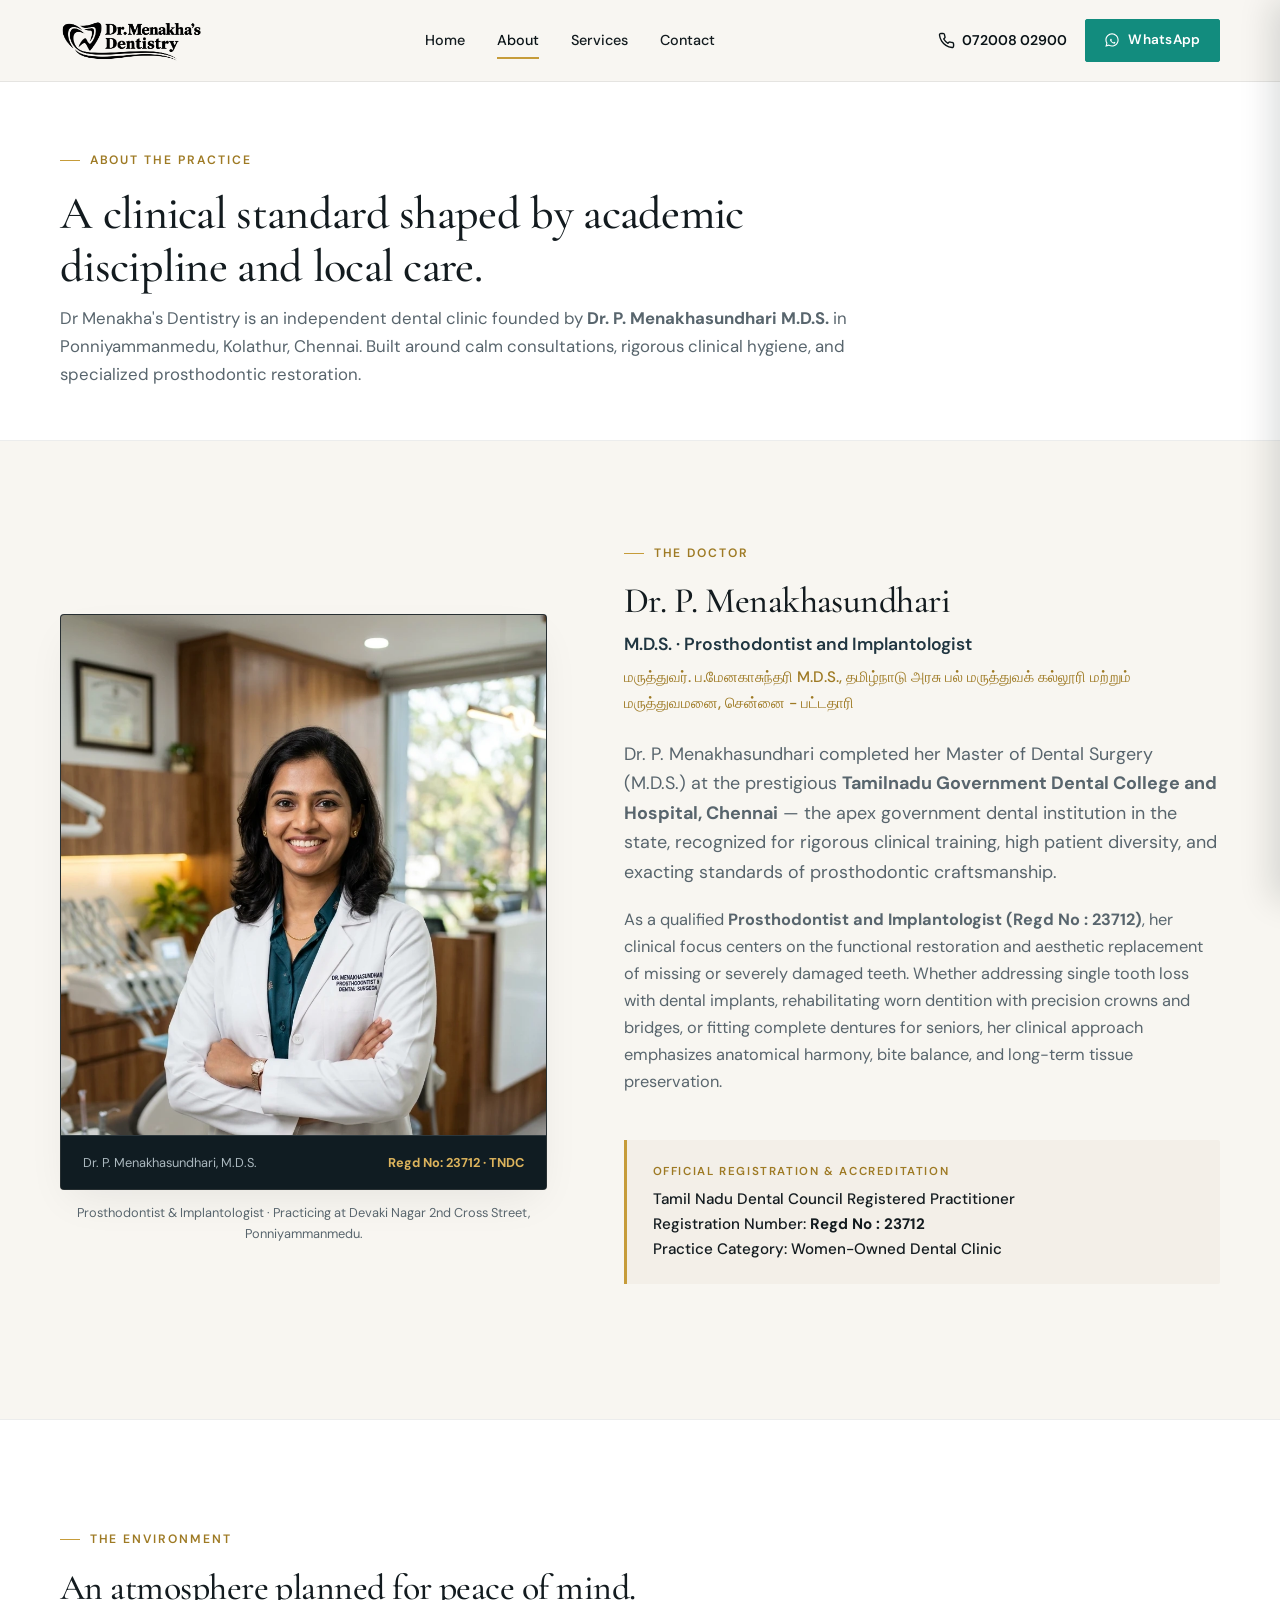
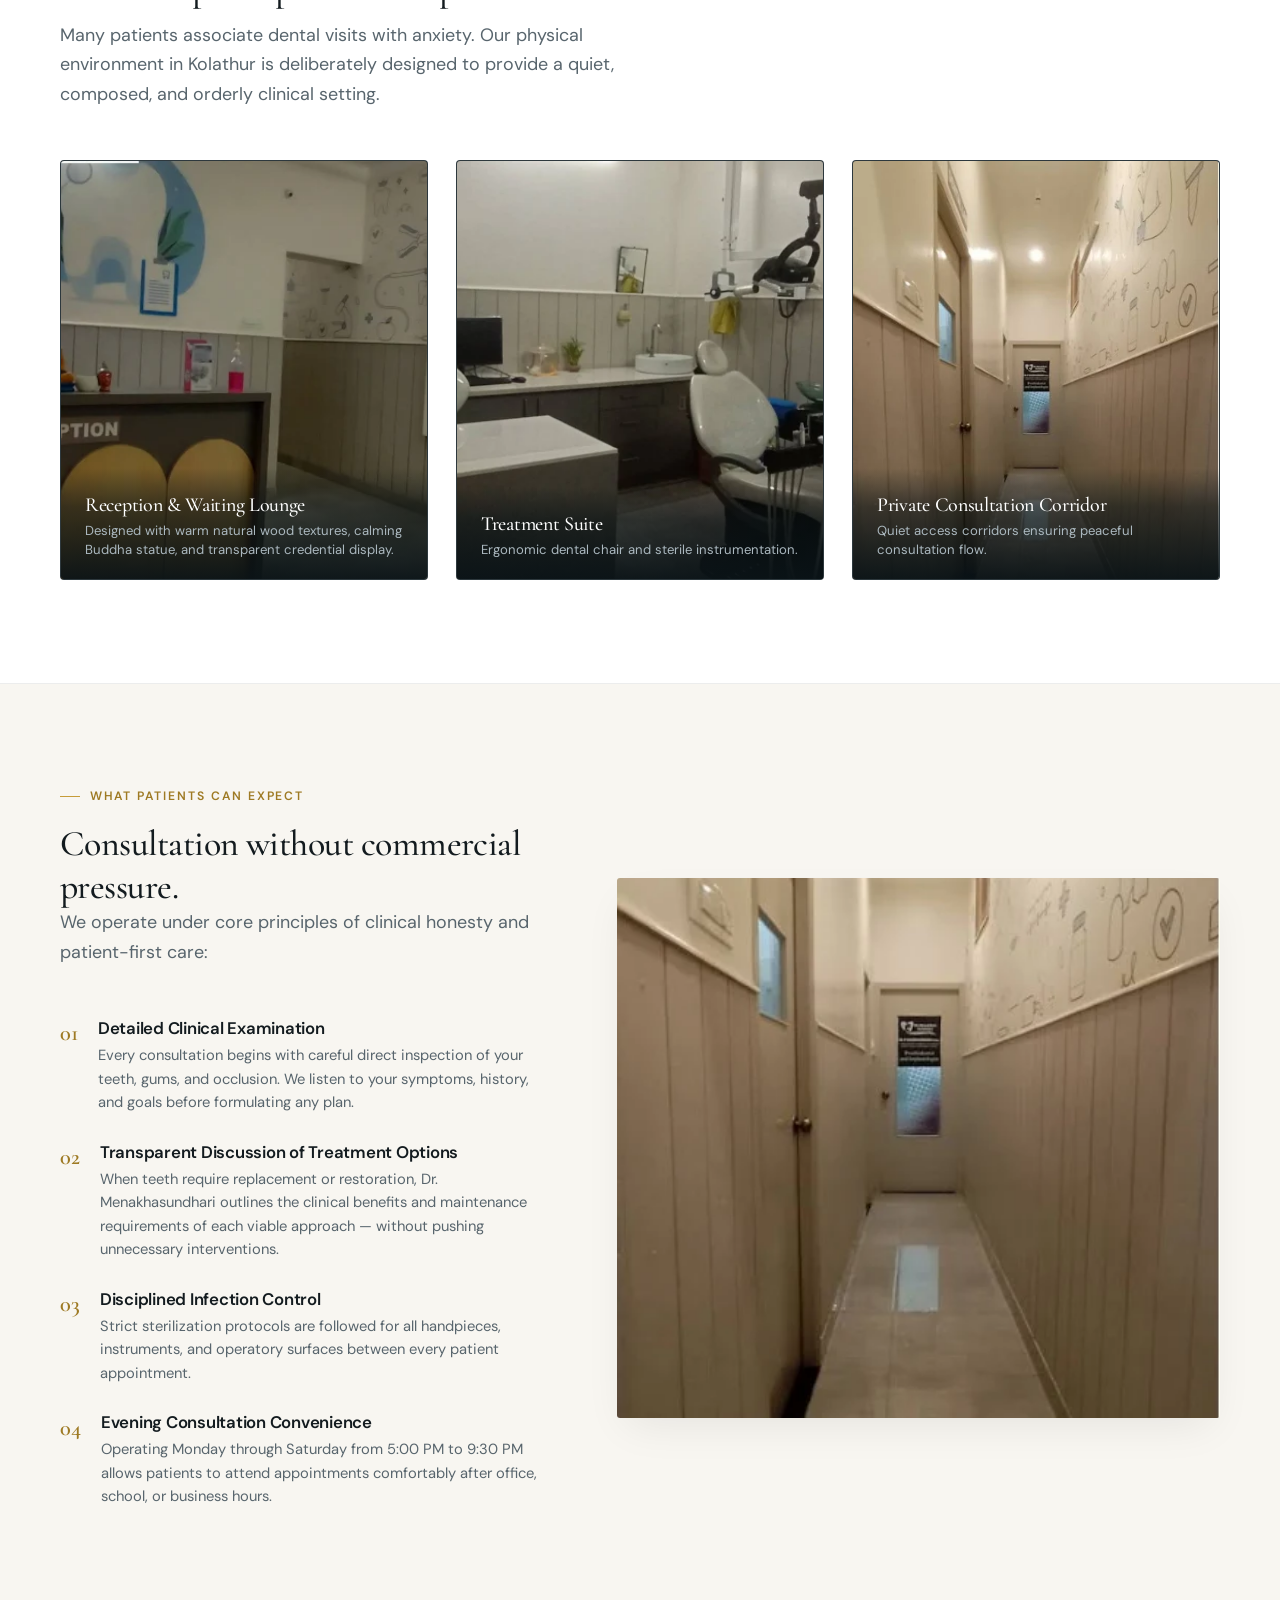
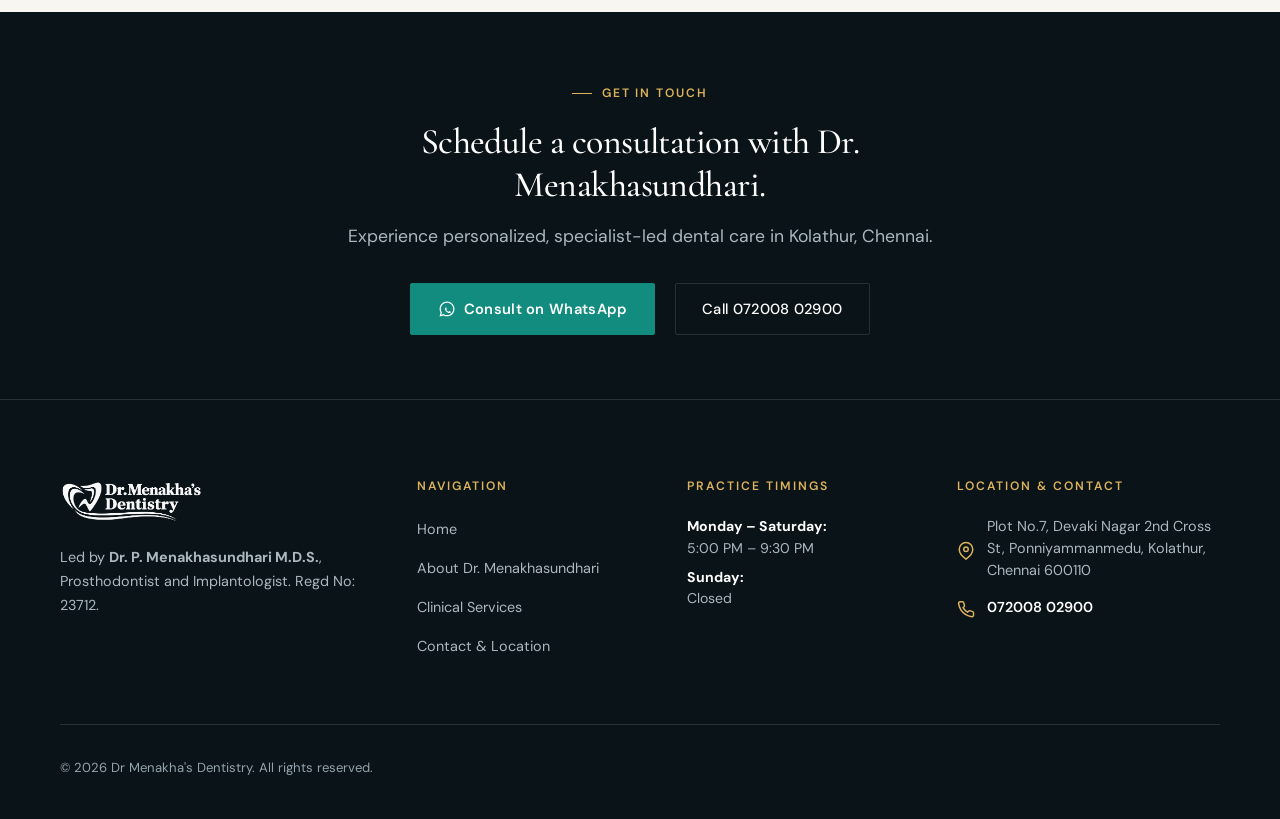
<file: about.html>
<!DOCTYPE html>
<html lang="en">
<head>
  <meta charset="UTF-8">
  <meta name="viewport" content="width=device-width, initial-scale=1.0">
  <title>About Dr Menakha's Dentistry | Dental Practice in Kolathur, Chennai</title>
  <meta name="description" content="About Dr Menakha's Dentistry in Kolathur, Chennai. Founded by Dr. P. Menakhasundhari M.D.S. (Govt Dental College Chennai), Prosthodontist & Implantologist. Regd No: 23712.">
  <link rel="canonical" href="https://drmenakhasdentistry.com/about">

  <!-- Open Graph -->
  <meta property="og:type" content="website">
  <meta property="og:url" content="https://drmenakhasdentistry.com/about">
  <meta property="og:title" content="About Dr Menakha's Dentistry | Kolathur, Chennai">
  <meta property="og:description" content="Discover Dr Menakha's Dentistry in Ponniyammanmedu, Kolathur. Specialized Prosthodontic and Implant care by Dr. P. Menakhasundhari M.D.S.">
  <meta property="og:image" content="https://drmenakhasdentistry.com/assets/images/clinic-reception.png">

  <!-- Twitter -->
  <meta name="twitter:card" content="summary_large_image">
  <meta name="twitter:title" content="About Dr Menakha's Dentistry | Kolathur, Chennai">
  <meta name="twitter:description" content="Prosthodontist and Implantologist practice profile in North Chennai.">
  <meta name="twitter:image" content="https://drmenakhasdentistry.com/assets/images/clinic-reception.png">

  <!-- Google Fonts -->
  <link rel="preconnect" href="https://fonts.googleapis.com">
  <link rel="preconnect" href="https://fonts.gstatic.com" crossorigin>
  <link href="https://fonts.googleapis.com/css2?family=Cormorant+Garamond:ital,wght@0,400;0,500;0,600;0,700;1,400;1,600&family=DM+Sans:ital,opsz,wght@0,9..40,300;0,9..40,400;0,9..40,500;0,9..40,600;0,9..40,700;1,9..40,400&display=swap" rel="stylesheet">

  <link rel="icon" type="image/x-icon" href="favicon.ico">
  <link rel="icon" type="image/png" href="assets/logo/favicon.png">
  <link rel="stylesheet" href="assets/css/main.css?v=7">

  <!-- Schema.org -->
  <script type="application/ld+json">
  {
    "@context": "https://schema.org",
    "@type": "AboutPage",
    "name": "About Dr Menakha's Dentistry",
    "description": "Profile of Dr Menakha's Dentistry and Dr. P. Menakhasundhari M.D.S. in Kolathur, Chennai.",
    "url": "https://drmenakhasdentistry.com/about",
    "mainEntity": {
      "@type": "Dentist",
      "name": "Dr Menakha's Dentistry",
      "address": {
        "@type": "PostalAddress",
        "streetAddress": "Plot No.7, Devaki Nagar 2nd Cross St, Ponniyammanmedu",
        "addressLocality": "Kolathur, Chennai",
        "addressRegion": "Tamil Nadu",
        "postalCode": "600110",
        "addressCountry": "IN"
      },
      "telephone": "+91-7200802900",
      "physician": {
        "@type": "Physician",
        "name": "Dr. P. Menakhasundhari",
        "medicalSpecialty": ["Prosthodontics", "Implantology"],
        "alumniOf": "Tamilnadu Government Dental College and Hospital, Chennai",
        "identifier": "23712"
      }
    }
  }
  </script>
</head>
<body>

  <!-- Header -->
  <header class="site-header" role="banner">
    <div class="container header-inner">
      <a href="index.html" class="brand-logo-link" aria-label="Dr Menakha's Dentistry Home">
        <picture>
          <source srcset="assets/logo/clinic-logo.webp" type="image/webp">
          <img src="assets/logo/clinic-logo.png" alt="Dr Menakha's Dentistry" class="brand-logo-img" width="235" height="83" fetchpriority="high">
        </picture>
      </a>

      <nav class="desktop-nav" role="navigation" aria-label="Main Navigation">
        <a href="index.html" class="nav-link">Home</a>
        <a href="about.html" class="nav-link active">About</a>
        <a href="services.html" class="nav-link">Services</a>
        <a href="contact.html" class="nav-link">Contact</a>
      </nav>

      <div class="header-cta-group">
        <a href="tel:07200802900" class="header-phone-link">
          <svg width="17" height="17" viewBox="0 0 24 24" fill="none" stroke="currentColor" stroke-width="2" stroke-linecap="round" stroke-linejoin="round" aria-hidden="true"><path d="M22 16.92v3a2 2 0 0 1-2.18 2 19.79 19.79 0 0 1-8.63-3.07 19.5 19.5 0 0 1-6-6 19.79 19.79 0 0 1-3.07-8.67A2 2 0 0 1 4.11 2h3a2 2 0 0 1 2 1.72 12.84 12.84 0 0 0 .7 2.81 2 2 0 0 1-.45 2.11L8.09 9.91a16 16 0 0 0 6 6l1.27-1.27a2 2 0 0 1 2.11-.45 12.84 12.84 0 0 0 2.81.7A2 2 0 0 1 22 16.92z"></path></svg>
          <span>072008 02900</span>
        </a>
        <a href="https://wa.me/917200802900?text=Hello%20Dr.%20Menakha's%20Dentistry,%20I%20would%20like%20to%20consult%20regarding%20an%20appointment." target="_blank" rel="noopener" class="btn btn-whatsapp btn-sm" aria-label="Chat on WhatsApp">
          <svg width="16" height="16" viewBox="0 0 24 24" fill="currentColor" aria-hidden="true"><path d="M12.04 2c-5.46 0-9.91 4.45-9.91 9.91 0 1.75.46 3.45 1.32 4.95L2.05 22l5.25-1.38c1.45.79 3.08 1.21 4.74 1.21 5.46 0 9.91-4.45 9.91-9.91 0-2.65-1.03-5.14-2.9-7.01A9.816 9.816 0 0 0 12.04 2zm.01 1.67c2.2 0 4.26.86 5.82 2.42a8.225 8.225 0 0 1 2.41 5.83c0 4.54-3.7 8.24-8.24 8.24-1.48 0-2.93-.4-4.2-1.15l-.3-.18-3.12.82.83-3.04-.2-.31a8.196 8.196 0 0 1-1.26-4.38c0-4.54 3.7-8.24 8.24-8.24zm4.52 11.66c-.19-.09-1.12-.55-1.3-.61-.17-.07-.3-.1-.43.1-.12.19-.49.61-.6.74-.11.12-.23.14-.42.05-.19-.09-.81-.3-1.55-.96-.57-.51-.96-1.14-1.07-1.33-.11-.19-.01-.3.08-.39.09-.09.19-.23.29-.35.09-.12.13-.2.19-.33.07-.14.03-.26-.02-.35-.05-.09-.43-1.04-.6-1.42-.16-.37-.32-.32-.44-.33l-.37-.01c-.13 0-.34.05-.51.24-.18.19-.68.66-.68 1.62s.7 1.88.8 2.01c.09.14 1.37 2.1 3.32 2.94.46.2.83.32 1.11.41.47.15.89.13 1.23.08.38-.06 1.12-.46 1.28-.9.16-.44.16-.82.11-.9-.04-.08-.17-.13-.36-.23z"/></svg>
          <span>WhatsApp</span>
        </a>
      </div>

      <button type="button" class="mobile-nav-toggle" aria-label="Toggle navigation menu" aria-expanded="false">
        <span class="hamburger-bar"></span>
        <span class="hamburger-bar"></span>
        <span class="hamburger-bar"></span>
      </button>
    </div>
  </header>

  <!-- Mobile Drawer -->
  <div class="mobile-drawer-backdrop" aria-hidden="true"></div>
  <aside class="mobile-drawer" role="dialog" aria-label="Mobile Navigation">
    <nav class="mobile-drawer-nav">
      <a href="index.html" class="mobile-nav-link">Home</a>
      <a href="about.html" class="mobile-nav-link active">About Practice</a>
      <a href="services.html" class="mobile-nav-link">Clinical Services</a>
      <a href="contact.html" class="mobile-nav-link">Contact &amp; Timings</a>
    </nav>
    <div class="mobile-drawer-footer">
      <a href="tel:07200802900" class="btn btn-secondary" style="width: 100%;">Call 072008 02900</a>
      <a href="https://wa.me/917200802900?text=Hello%20Dr.%20Menakha's%20Dentistry,%20I%20would%20like%20to%20consult%20regarding%20an%20appointment." target="_blank" rel="noopener" class="btn btn-whatsapp" style="width: 100%;">Chat on WhatsApp</a>
    </div>
  </aside>

  <main id="main-content">
    
    <!-- Page Hero -->
    <section class="page-hero-editorial">
      <div class="container">
        <div class="page-hero-inner" data-reveal>
          <div class="eyebrow">About the Practice</div>
          <h1 class="page-hero-title">A clinical standard shaped by academic discipline and local care.</h1>
          <p class="page-hero-sub">
            Dr Menakha's Dentistry is an independent dental clinic founded by <strong>Dr. P. Menakhasundhari M.D.S.</strong> in Ponniyammanmedu, Kolathur, Chennai. Built around calm consultations, rigorous clinical hygiene, and specialized prosthodontic restoration.
          </p>
        </div>
      </div>
    </section>

    <!-- Doctor Profile & Alma Mater -->
    <section class="section-spacing" aria-labelledby="doctor-details-title">
      <div class="container">
        <div class="doctor-grid">
          
          <div class="doctor-media-wrapper" data-reveal>
            <div class="doctor-portrait-card">
              <picture>
                <source srcset="assets/images/doctor-portrait.webp" type="image/webp">
                <img src="assets/images/doctor-portrait.jpg" alt="Dr. P. Menakhasundhari M.D.S., Prosthodontist and Implantologist" width="800" height="1067" class="doctor-portrait-img">
              </picture>
              <div class="doctor-caption-strip">
                <span>Dr. P. Menakhasundhari, M.D.S.</span>
                <strong>Regd No: 23712 · TNDC</strong>
              </div>
            </div>
            <p style="font-size: 0.8rem; color: var(--color-text-muted); margin-top: 0.75rem; text-align: center;">
              Prosthodontist &amp; Implantologist · Practicing at Devaki Nagar 2nd Cross Street, Ponniyammanmedu.
            </p>
          </div>

          <div class="doctor-content-col" data-reveal data-reveal-delay="1">
            <div class="eyebrow">The Doctor</div>
            <h2 id="doctor-details-title" style="margin-bottom: 0.5rem;">Dr. P. Menakhasundhari</h2>
            <div style="font-family: var(--font-sans); font-size: 1.1rem; font-weight: 600; color: var(--color-slate-700); margin-bottom: 0.4rem;">
              M.D.S. · Prosthodontist and Implantologist
            </div>
            <div style="font-size: 0.95rem; color: var(--color-gold-600); margin-bottom: 1.5rem; font-weight: 500;">
              மருத்துவர். ப.மேனகாசுந்தரி M.D.S., தமிழ்நாடு அரசு பல் மருத்துவக் கல்லூரி மற்றும் மருத்துவமனை, சென்னை - பட்டதாரி
            </div>

            <p class="lead-text">
              Dr. P. Menakhasundhari completed her Master of Dental Surgery (M.D.S.) at the prestigious <strong>Tamilnadu Government Dental College and Hospital, Chennai</strong> — the apex government dental institution in the state, recognized for rigorous clinical training, high patient diversity, and exacting standards of prosthodontic craftsmanship.
            </p>

            <p style="color: var(--color-text-muted);">
              As a qualified <strong>Prosthodontist and Implantologist (Regd No : 23712)</strong>, her clinical focus centers on the functional restoration and aesthetic replacement of missing or severely damaged teeth. Whether addressing single tooth loss with dental implants, rehabilitating worn dentition with precision crowns and bridges, or fitting complete dentures for seniors, her clinical approach emphasizes anatomical harmony, bite balance, and long-term tissue preservation.
            </p>

            <div class="institution-card">
              <div class="institution-label">Official Registration &amp; Accreditation</div>
              <p style="font-size: 0.95rem; margin: 0; color: var(--color-text-main); font-weight: 500;">
                Tamil Nadu Dental Council Registered Practitioner<br>
                Registration Number: <strong>Regd No : 23712</strong><br>
                Practice Category: Women-Owned Dental Clinic
              </p>
            </div>
          </div>

        </div>
      </div>
    </section>

    <!-- Clinic Environment & Real Photography Showcase -->
    <section class="section-spacing" style="background-color: var(--color-surface); border-top: 1px solid var(--border-light); border-bottom: 1px solid var(--border-light);">
      <div class="container">
        
        <div class="section-head-split" data-reveal>
          <div class="section-head-copy">
            <div class="eyebrow">The Environment</div>
            <h2>An atmosphere planned for peace of mind.</h2>
            <p class="lead-text">
              Many patients associate dental visits with anxiety. Our physical environment in Kolathur is deliberately designed to provide a quiet, composed, and orderly clinical setting.
            </p>
          </div>
        </div>

        <div class="gallery-grid-editorial">
          
          <div class="gallery-item" data-reveal>
            <picture>
              <source srcset="assets/images/clinic-reception.webp" type="image/webp">
              <img src="assets/images/clinic-reception.png" alt="Fluted wood reception desk and credential wall niche at Dr Menakha's Dentistry" width="1024" height="389" loading="lazy">
            </picture>
            <div class="gallery-caption">
              <h4>Reception &amp; Waiting Lounge</h4>
              <p>Designed with warm natural wood textures, calming Buddha statue, and transparent credential display.</p>
            </div>
          </div>

          <div class="gallery-item" data-reveal data-reveal-delay="1">
            <picture>
              <source srcset="assets/images/clinic-operatory.webp" type="image/webp">
              <img src="assets/images/clinic-operatory.png" alt="Clinical treatment chair and consultation workspace" width="1024" height="405" loading="lazy">
            </picture>
            <div class="gallery-caption">
              <h4>Treatment Suite</h4>
              <p>Ergonomic dental chair and sterile instrumentation.</p>
            </div>
          </div>

          <div class="gallery-item gallery-item-hallway" data-reveal data-reveal-delay="2">
            <picture>
              <source srcset="assets/images/clinic-hallway.webp" type="image/webp">
              <img src="assets/images/clinic-hallway.png" alt="Private clinical hallway and treatment room doors" width="412" height="870" loading="lazy">
            </picture>
            <div class="gallery-caption">
              <h4>Private Consultation Corridor</h4>
              <p>Quiet access corridors ensuring peaceful consultation flow.</p>
            </div>
          </div>

        </div>

      </div>
    </section>

    <!-- What Patients Can Expect / Practice Philosophy -->
    <section class="section-spacing" aria-labelledby="expect-title">
      <div class="container">
        <div class="philosophy-grid">
          
          <div class="philosophy-copy-col" data-reveal>
            <div class="eyebrow">What Patients Can Expect</div>
            <h2 id="expect-title">Consultation without commercial pressure.</h2>
            <p class="lead-text">
              We operate under core principles of clinical honesty and patient-first care:
            </p>

            <div class="philosophy-points">
              <div class="philosophy-point">
                <div class="point-number">01</div>
                <div class="point-body">
                  <h4>Detailed Clinical Examination</h4>
                  <p>Every consultation begins with careful direct inspection of your teeth, gums, and occlusion. We listen to your symptoms, history, and goals before formulating any plan.</p>
                </div>
              </div>

              <div class="philosophy-point">
                <div class="point-number">02</div>
                <div class="point-body">
                  <h4>Transparent Discussion of Treatment Options</h4>
                  <p>When teeth require replacement or restoration, Dr. Menakhasundhari outlines the clinical benefits and maintenance requirements of each viable approach — without pushing unnecessary interventions.</p>
                </div>
              </div>

              <div class="philosophy-point">
                <div class="point-number">03</div>
                <div class="point-body">
                  <h4>Disciplined Infection Control</h4>
                  <p>Strict sterilization protocols are followed for all handpieces, instruments, and operatory surfaces between every patient appointment.</p>
                </div>
              </div>

              <div class="philosophy-point">
                <div class="point-number">04</div>
                <div class="point-body">
                  <h4>Evening Consultation Convenience</h4>
                  <p>Operating Monday through Saturday from 5:00 PM to 9:30 PM allows patients to attend appointments comfortably after office, school, or business hours.</p>
                </div>
              </div>
            </div>
          </div>

          <div class="philosophy-image-col" data-reveal data-reveal-delay="1">
            <div class="philosophy-image-frame">
              <picture>
                <source srcset="assets/images/clinic-hallway.webp" type="image/webp">
                <img src="assets/images/clinic-hallway.png" alt="Clinical corridor leading to treatment rooms" width="412" height="870" loading="lazy">
              </picture>
            </div>
          </div>

        </div>
      </div>
    </section>

    <!-- CTA Section -->
    <section class="section-spacing-sm cta-banner-section">
      <div class="container">
        <div class="cta-banner-content" data-reveal>
          <div class="eyebrow eyebrow-dark">Get in Touch</div>
          <h2>Schedule a consultation with Dr. Menakhasundhari.</h2>
          <p>
            Experience personalized, specialist-led dental care in Kolathur, Chennai.
          </p>
          <div class="cta-banner-actions">
            <a href="https://wa.me/917200802900?text=Hello%20Dr.%20Menakha's%20Dentistry,%20I%20would%20like%20to%20consult%20regarding%20an%20appointment." target="_blank" rel="noopener" class="btn btn-whatsapp">
              <svg width="18" height="18" viewBox="0 0 24 24" fill="currentColor" aria-hidden="true"><path d="M12.04 2c-5.46 0-9.91 4.45-9.91 9.91 0 1.75.46 3.45 1.32 4.95L2.05 22l5.25-1.38c1.45.79 3.08 1.21 4.74 1.21 5.46 0 9.91-4.45 9.91-9.91 0-2.65-1.03-5.14-2.9-7.01A9.816 9.816 0 0 0 12.04 2zm.01 1.67c2.2 0 4.26.86 5.82 2.42a8.225 8.225 0 0 1 2.41 5.83c0 4.54-3.7 8.24-8.24 8.24-1.48 0-2.93-.4-4.2-1.15l-.3-.18-3.12.82.83-3.04-.2-.31a8.196 8.196 0 0 1-1.26-4.38c0-4.54 3.7-8.24 8.24-8.24zm4.52 11.66c-.19-.09-1.12-.55-1.3-.61-.17-.07-.3-.1-.43.1-.12.19-.49.61-.6.74-.11.12-.23.14-.42.05-.19-.09-.81-.3-1.55-.96-.57-.51-.96-1.14-1.07-1.33-.11-.19-.01-.3.08-.39.09-.09.19-.23.29-.35.09-.12.13-.2.19-.33.07-.14.03-.26-.02-.35-.05-.09-.43-1.04-.6-1.42-.16-.37-.32-.32-.44-.33l-.37-.01c-.13 0-.34.05-.51.24-.18.19-.68.66-.68 1.62s.7 1.88.8 2.01c.09.14 1.37 2.1 3.32 2.94.46.2.83.32 1.11.41.47.15.89.13 1.23.08.38-.06 1.12-.46 1.28-.9.16-.44.16-.82.11-.9-.04-.08-.17-.13-.36-.23z"/></svg>
              <span>Consult on WhatsApp</span>
            </a>
            <a href="tel:07200802900" class="btn btn-secondary-dark">
              Call 072008 02900
            </a>
          </div>
        </div>
      </div>
    </section>

  </main>

  <!-- Footer -->
  <footer class="site-footer" role="contentinfo">
    <div class="container">
      <div class="footer-top-grid">
        <div class="footer-brand-col">
          <a href="index.html" class="brand-logo-link" aria-label="Dr Menakha's Dentistry Home" style="margin-bottom: 1.25rem;">
            <picture>
              <source srcset="assets/logo/clinic-logo-white.webp" type="image/webp">
              <img src="assets/logo/clinic-logo-white.png" alt="Dr Menakha's Dentistry" class="brand-logo-img brand-logo-white" width="235" height="83" loading="lazy">
            </picture>
          </a>
          <p class="footer-bio">
            Led by <strong>Dr. P. Menakhasundhari M.D.S.</strong>, Prosthodontist and Implantologist. Regd No: 23712.
          </p>
        </div>

        <div>
          <div class="footer-col-title">Navigation</div>
          <ul class="footer-nav-list">
            <li><a href="index.html">Home</a></li>
            <li><a href="about.html">About Dr. Menakhasundhari</a></li>
            <li><a href="services.html">Clinical Services</a></li>
            <li><a href="contact.html">Contact &amp; Location</a></li>
          </ul>
        </div>

        <div>
          <div class="footer-col-title">Practice Timings</div>
          <div class="footer-hours-item">
            <strong>Monday – Saturday:</strong><br>
            5:00 PM – 9:30 PM
          </div>
          <div class="footer-hours-item">
            <strong>Sunday:</strong><br>
            Closed
          </div>
        </div>

        <div>
          <div class="footer-col-title">Location &amp; Contact</div>
          <div class="footer-contact-item">
            <svg width="18" height="18" viewBox="0 0 24 24" fill="none" stroke="currentColor" stroke-width="2"><path d="M21 10c0 7-9 13-9 13s-9-6-9-13a9 9 0 0 1 18 0z"></path><circle cx="12" cy="10" r="3"></circle></svg>
            <span>Plot No.7, Devaki Nagar 2nd Cross St, Ponniyammanmedu, Kolathur, Chennai 600110</span>
          </div>
          <div class="footer-contact-item">
            <svg width="18" height="18" viewBox="0 0 24 24" fill="none" stroke="currentColor" stroke-width="2"><path d="M22 16.92v3a2 2 0 0 1-2.18 2 19.79 19.79 0 0 1-8.63-3.07 19.5 19.5 0 0 1-6-6 19.79 19.79 0 0 1-3.07-8.67A2 2 0 0 1 4.11 2h3a2 2 0 0 1 2 1.72 12.84 12.84 0 0 0 .7 2.81 2 2 0 0 1-.45 2.11L8.09 9.91a16 16 0 0 0 6 6l1.27-1.27a2 2 0 0 1 2.11-.45 12.84 12.84 0 0 0 2.81.7A2 2 0 0 1 22 16.92z"></path></svg>
            <span><a href="tel:07200802900" style="color: #fff; font-weight: 600;">072008 02900</a></span>
          </div>
        </div>
      </div>

      <div class="footer-bottom">
        <div>&copy; <span id="currentYear">2026</span> Dr Menakha's Dentistry. All rights reserved.</div>
      </div>
    </div>
  </footer>

  <!-- Mobile Sticky Bar -->
  <div class="mobile-sticky-bar" role="region" aria-label="Quick Mobile Actions">
    <div class="mobile-sticky-bar-inner">
      <a href="tel:07200802900" class="btn btn-secondary btn-sm">Call Clinic</a>
      <a href="https://wa.me/917200802900?text=Hello%20Dr.%20Menakha's%20Dentistry,%20I%20would%20like%20to%20consult%20regarding%20an%20appointment." target="_blank" rel="noopener" class="btn btn-whatsapp btn-sm">WhatsApp</a>
    </div>
  </div>

  <script src="assets/js/main.js"></script>
  <script>
    document.getElementById('currentYear').textContent = new Date().getFullYear();
  </script>
</body>
</html>
</file>
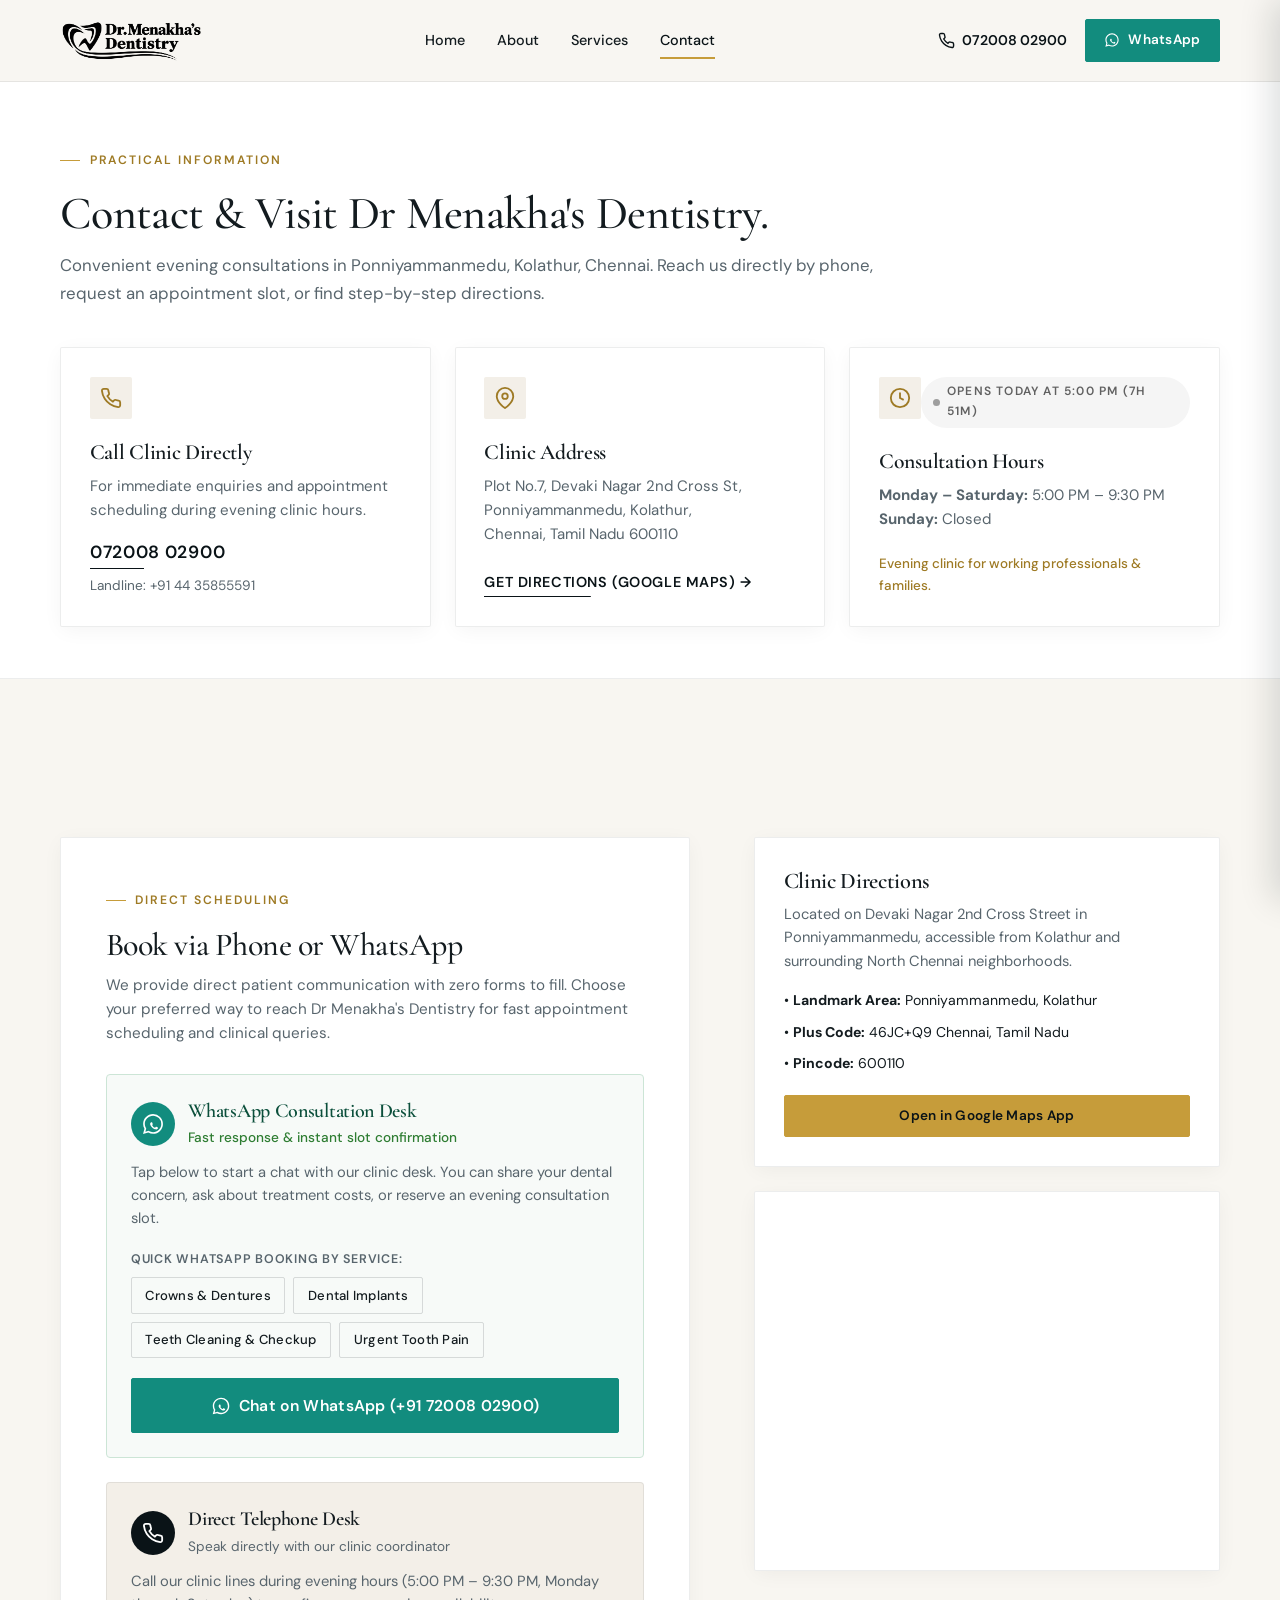
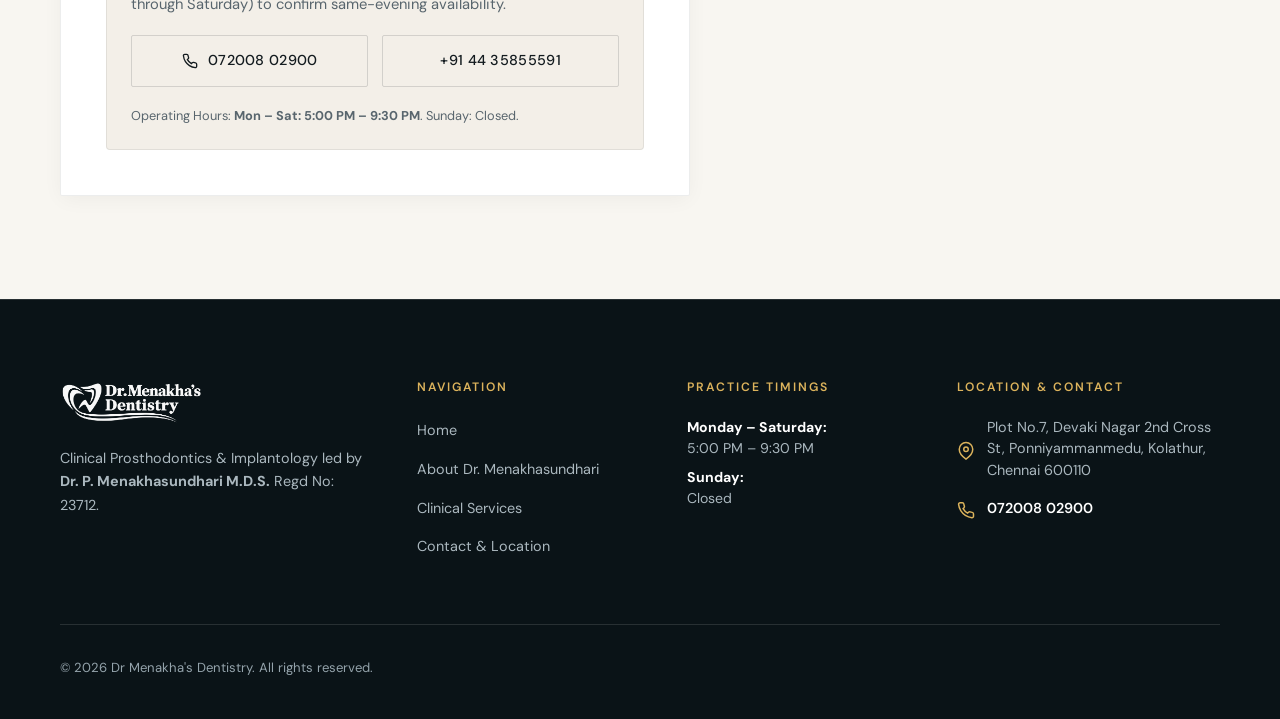
<file: contact.html>
<!DOCTYPE html>
<html lang="en">
<head>
  <meta charset="UTF-8">
  <meta name="viewport" content="width=device-width, initial-scale=1.0">
  <title>Contact Dr Menakha's Dentistry | Kolathur, Chennai</title>
  <meta name="description" content="Contact Dr Menakha's Dentistry in Ponniyammanmedu, Kolathur, Chennai. Phone: 072008 02900. Evening clinic hours 5:00 PM - 9:30 PM (Mon-Sat). Get directions & book consultation.">
  <link rel="canonical" href="https://drmenakhasdentistry.com/contact">

  <!-- Open Graph -->
  <meta property="og:type" content="website">
  <meta property="og:url" content="https://drmenakhasdentistry.com/contact">
  <meta property="og:title" content="Contact Dr Menakha's Dentistry | Kolathur, Chennai">
  <meta property="og:description" content="Clinic location, evening timings (5:00 PM - 9:30 PM), phone contacts and directions for Dr Menakha's Dentistry in Kolathur, Chennai.">
  <meta property="og:image" content="https://drmenakhasdentistry.com/assets/images/clinic-reception.png">

  <!-- Twitter -->
  <meta name="twitter:card" content="summary_large_image">
  <meta name="twitter:title" content="Contact Dr Menakha's Dentistry | Kolathur, Chennai">
  <meta name="twitter:description" content="Call 072008 02900. Located at Devaki Nagar 2nd Cross St, Ponniyammanmedu, Kolathur.">
  <meta name="twitter:image" content="https://drmenakhasdentistry.com/assets/images/clinic-reception.png">

  <!-- Google Fonts -->
  <link rel="preconnect" href="https://fonts.googleapis.com">
  <link rel="preconnect" href="https://fonts.gstatic.com" crossorigin>
  <link href="https://fonts.googleapis.com/css2?family=Cormorant+Garamond:ital,wght@0,400;0,500;0,600;0,700;1,400;1,600&family=DM+Sans:ital,opsz,wght@0,9..40,300;0,9..40,400;0,9..40,500;0,9..40,600;0,9..40,700;1,9..40,400&display=swap" rel="stylesheet">

  <link rel="icon" type="image/x-icon" href="favicon.ico">
  <link rel="icon" type="image/png" href="assets/logo/favicon.png">
  <link rel="stylesheet" href="assets/css/main.css?v=7">

  <style>
    .contact-hero-cards {
      display: grid;
      grid-template-columns: repeat(3, 1fr);
      gap: 1.5rem;
      margin-top: 2.5rem;
    }

    .contact-card-box {
      background-color: var(--color-surface);
      border: 1px solid var(--border-light);
      border-radius: 2px;
      padding: 1.8rem;
      box-shadow: var(--shadow-subtle);
      display: flex;
      flex-direction: column;
    }

    .contact-card-icon {
      width: 42px;
      height: 42px;
      border-radius: 2px;
      background-color: var(--color-surface-subtle);
      color: var(--color-gold-600);
      display: flex;
      align-items: center;
      justify-content: center;
      margin-bottom: 1.25rem;
    }

    .contact-card-title {
      font-family: var(--font-serif);
      font-size: 1.35rem;
      font-weight: 600;
      margin-bottom: 0.5rem;
    }

    .contact-card-text {
      font-size: 0.94rem;
      color: var(--color-text-muted);
      line-height: 1.6;
      margin-bottom: 1rem;
    }

    .contact-split-section {
      display: grid;
      grid-template-columns: 1.15fr 0.85fr;
      gap: clamp(2.5rem, 5vw, 4.5rem);
      margin-top: 3.5rem;
    }

    .contact-form-panel {
      background-color: var(--color-surface);
      border: 1px solid var(--border-light);
      border-radius: 2px;
      padding: clamp(1.8rem, 4vw, 2.8rem);
      box-shadow: var(--shadow-subtle);
    }

    @media (max-width: 900px) {
      .contact-hero-cards {
        grid-template-columns: 1fr;
      }
      .contact-split-section {
        grid-template-columns: 1fr;
      }
    }
  </style>

  <!-- Schema.org -->
  <script type="application/ld+json">
  {
    "@context": "https://schema.org",
    "@type": "ContactPage",
    "name": "Contact Dr Menakha's Dentistry",
    "url": "https://drmenakhasdentistry.com/contact",
    "mainEntity": {
      "@type": "Dentist",
      "name": "Dr Menakha's Dentistry",
      "telephone": "+91-7200802900",
      "additionalTelephone": "+91-44-35855591",
      "address": {
        "@type": "PostalAddress",
        "streetAddress": "Plot No.7, Devaki Nagar 2nd Cross St, Ponniyammanmedu",
        "addressLocality": "Kolathur, Chennai",
        "addressRegion": "Tamil Nadu",
        "postalCode": "600110",
        "addressCountry": "IN"
      },
      "geo": {
        "@type": "GeoCoordinates",
        "latitude": 13.1257,
        "longitude": 80.2078
      },
      "openingHoursSpecification": [
        {
          "@type": "OpeningHoursSpecification",
          "dayOfWeek": ["Monday", "Tuesday", "Wednesday", "Thursday", "Friday", "Saturday"],
          "opens": "17:00",
          "closes": "21:30"
        }
      ]
    }
  }
  </script>
</head>
<body>

  <!-- Header -->
  <header class="site-header" role="banner">
    <div class="container header-inner">
      <a href="index.html" class="brand-logo-link" aria-label="Dr Menakha's Dentistry Home">
        <picture>
          <source srcset="assets/logo/clinic-logo.webp" type="image/webp">
          <img src="assets/logo/clinic-logo.png" alt="Dr Menakha's Dentistry" class="brand-logo-img" width="235" height="83" fetchpriority="high">
        </picture>
      </a>

      <nav class="desktop-nav" role="navigation" aria-label="Main Navigation">
        <a href="index.html" class="nav-link">Home</a>
        <a href="about.html" class="nav-link">About</a>
        <a href="services.html" class="nav-link">Services</a>
        <a href="contact.html" class="nav-link active">Contact</a>
      </nav>

      <div class="header-cta-group">
        <a href="tel:07200802900" class="header-phone-link">
          <svg width="17" height="17" viewBox="0 0 24 24" fill="none" stroke="currentColor" stroke-width="2" aria-hidden="true"><path d="M22 16.92v3a2 2 0 0 1-2.18 2 19.79 19.79 0 0 1-8.63-3.07 19.5 19.5 0 0 1-6-6 19.79 19.79 0 0 1-3.07-8.67A2 2 0 0 1 4.11 2h3a2 2 0 0 1 2 1.72 12.84 12.84 0 0 0 .7 2.81 2 2 0 0 1-.45 2.11L8.09 9.91a16 16 0 0 0 6 6l1.27-1.27a2 2 0 0 1 2.11-.45 12.84 12.84 0 0 0 2.81.7A2 2 0 0 1 22 16.92z"></path></svg>
          <span>072008 02900</span>
        </a>
        <a href="https://wa.me/917200802900?text=Hello%20Dr.%20Menakha's%20Dentistry,%20I%20would%20like%20to%20consult%20regarding%20an%20appointment." target="_blank" rel="noopener" class="btn btn-whatsapp btn-sm" aria-label="Chat on WhatsApp">
          <svg width="16" height="16" viewBox="0 0 24 24" fill="currentColor" aria-hidden="true"><path d="M12.04 2c-5.46 0-9.91 4.45-9.91 9.91 0 1.75.46 3.45 1.32 4.95L2.05 22l5.25-1.38c1.45.79 3.08 1.21 4.74 1.21 5.46 0 9.91-4.45 9.91-9.91 0-2.65-1.03-5.14-2.9-7.01A9.816 9.816 0 0 0 12.04 2zm.01 1.67c2.2 0 4.26.86 5.82 2.42a8.225 8.225 0 0 1 2.41 5.83c0 4.54-3.7 8.24-8.24 8.24-1.48 0-2.93-.4-4.2-1.15l-.3-.18-3.12.82.83-3.04-.2-.31a8.196 8.196 0 0 1-1.26-4.38c0-4.54 3.7-8.24 8.24-8.24zm4.52 11.66c-.19-.09-1.12-.55-1.3-.61-.17-.07-.3-.1-.43.1-.12.19-.49.61-.6.74-.11.12-.23.14-.42.05-.19-.09-.81-.3-1.55-.96-.57-.51-.96-1.14-1.07-1.33-.11-.19-.01-.3.08-.39.09-.09.19-.23.29-.35.09-.12.13-.2.19-.33.07-.14.03-.26-.02-.35-.05-.09-.43-1.04-.6-1.42-.16-.37-.32-.32-.44-.33l-.37-.01c-.13 0-.34.05-.51.24-.18.19-.68.66-.68 1.62s.7 1.88.8 2.01c.09.14 1.37 2.1 3.32 2.94.46.2.83.32 1.11.41.47.15.89.13 1.23.08.38-.06 1.12-.46 1.28-.9.16-.44.16-.82.11-.9-.04-.08-.17-.13-.36-.23z"/></svg>
          <span>WhatsApp</span>
        </a>
      </div>

      <button type="button" class="mobile-nav-toggle" aria-label="Toggle navigation menu" aria-expanded="false">
        <span class="hamburger-bar"></span>
        <span class="hamburger-bar"></span>
        <span class="hamburger-bar"></span>
      </button>
    </div>
  </header>

  <!-- Mobile Drawer -->
  <div class="mobile-drawer-backdrop" aria-hidden="true"></div>
  <aside class="mobile-drawer" role="dialog" aria-label="Mobile Navigation">
    <nav class="mobile-drawer-nav">
      <a href="index.html" class="mobile-nav-link">Home</a>
      <a href="about.html" class="mobile-nav-link">About Practice</a>
      <a href="services.html" class="mobile-nav-link">Clinical Services</a>
      <a href="contact.html" class="mobile-nav-link active">Contact &amp; Timings</a>
    </nav>
    <div class="mobile-drawer-footer" style="display: flex; flex-direction: column; gap: 0.75rem;">
      <a href="tel:07200802900" class="btn btn-secondary" style="width: 100%; justify-content: center;">Call 072008 02900</a>
      <a href="https://wa.me/917200802900?text=Hello%20Dr.%20Menakha's%20Dentistry,%20I%20would%20like%20to%20consult%20regarding%20an%20appointment." target="_blank" rel="noopener" class="btn btn-whatsapp" style="width: 100%; justify-content: center;">Chat on WhatsApp</a>
    </div>
  </aside>

  <main id="main-content">
    
    <!-- Page Hero -->
    <section class="page-hero-editorial">
      <div class="container">
        <div class="page-hero-inner" data-reveal>
          <div class="eyebrow">Practical Information</div>
          <h1 class="page-hero-title">Contact &amp; Visit Dr Menakha's Dentistry.</h1>
          <p class="page-hero-sub">
            Convenient evening consultations in Ponniyammanmedu, Kolathur, Chennai. Reach us directly by phone, request an appointment slot, or find step-by-step directions.
          </p>
        </div>

        <!-- Practical 3 Cards -->
        <div class="contact-hero-cards" data-reveal data-reveal-delay="1">
          
          <!-- Card 1: Phone -->
          <div class="contact-card-box">
            <div class="contact-card-icon">
              <svg width="22" height="22" viewBox="0 0 24 24" fill="none" stroke="currentColor" stroke-width="2"><path d="M22 16.92v3a2 2 0 0 1-2.18 2 19.79 19.79 0 0 1-8.63-3.07 19.5 19.5 0 0 1-6-6 19.79 19.79 0 0 1-3.07-8.67A2 2 0 0 1 4.11 2h3a2 2 0 0 1 2 1.72 12.84 12.84 0 0 0 .7 2.81 2 2 0 0 1-.45 2.11L8.09 9.91a16 16 0 0 0 6 6l1.27-1.27a2 2 0 0 1 2.11-.45 12.84 12.84 0 0 0 2.81.7A2 2 0 0 1 22 16.92z"></path></svg>
            </div>
            <h3 class="contact-card-title">Call Clinic Directly</h3>
            <p class="contact-card-text">
              For immediate enquiries and appointment scheduling during evening clinic hours.
            </p>
            <div style="margin-top: auto;">
              <a href="tel:07200802900" class="editorial-link" style="font-size: 1.1rem; color: var(--color-slate-900);">
                072008 02900
              </a>
              <div style="font-size: 0.85rem; color: var(--color-text-muted); margin-top: 0.35rem;">
                Landline: <a href="tel:+914435855591">+91 44 35855591</a>
              </div>
            </div>
          </div>

          <!-- Card 2: Location -->
          <div class="contact-card-box">
            <div class="contact-card-icon">
              <svg width="22" height="22" viewBox="0 0 24 24" fill="none" stroke="currentColor" stroke-width="2"><path d="M21 10c0 7-9 13-9 13s-9-6-9-13a9 9 0 0 1 18 0z"></path><circle cx="12" cy="10" r="3"></circle></svg>
            </div>
            <h3 class="contact-card-title">Clinic Address</h3>
            <p class="contact-card-text">
              Plot No.7, Devaki Nagar 2nd Cross St,<br>
              Ponniyammanmedu, Kolathur,<br>
              Chennai, Tamil Nadu 600110
            </p>
            <div style="margin-top: auto;">
              <a href="https://maps.google.com/?q=46JC%2BQ9+Chennai,+Tamil+Nadu" target="_blank" rel="noopener" class="editorial-link">
                Get Directions (Google Maps) &rarr;
              </a>
            </div>
          </div>

          <!-- Card 3: Timings -->
          <div class="contact-card-box">
            <div style="display: flex; justify-content: space-between; align-items: flex-start; margin-bottom: 1.25rem;">
              <div class="contact-card-icon" style="margin-bottom: 0;">
                <svg width="22" height="22" viewBox="0 0 24 24" fill="none" stroke="currentColor" stroke-width="2"><circle cx="12" cy="12" r="10"></circle><polyline points="12 6 12 12 16 14"></polyline></svg>
              </div>
              <div class="status-badge" data-clinic-status>
                <span class="status-dot"></span>
                <span class="status-label">...</span>
              </div>
            </div>
            <h3 class="contact-card-title">Consultation Hours</h3>
            <p class="contact-card-text">
              <strong>Monday – Saturday:</strong> 5:00 PM – 9:30 PM<br>
              <strong>Sunday:</strong> Closed
            </p>
            <div style="margin-top: auto; font-size: 0.84rem; color: var(--color-gold-600); font-weight: 500;">
              Evening clinic for working professionals &amp; families.
            </div>
          </div>

        </div>

      </div>
    </section>

    <!-- Main Interactive Form & Map Section -->
    <section class="section-spacing" style="background-color: var(--color-bg);">
      <div class="container">
        
        <div class="contact-split-section">
          
          <!-- Direct Consultation & Booking Desk (Calling & WhatsApp Only) -->
          <div class="contact-form-panel" data-reveal>
            <div class="eyebrow">Direct Scheduling</div>
            <h2 style="font-size: clamp(1.8rem, 2.5vw, 2.4rem); margin-bottom: 0.5rem;">Book via Phone or WhatsApp</h2>
            <p style="color: var(--color-text-muted); font-size: 0.95rem; margin-bottom: 1.75rem; line-height: 1.6;">
              We provide direct patient communication with zero forms to fill. Choose your preferred way to reach Dr Menakha's Dentistry for fast appointment scheduling and clinical queries.
            </p>

            <div style="display: flex; flex-direction: column; gap: 1.5rem;">
              
              <!-- Option 1: WhatsApp Booking Card -->
              <div style="background: #f7faf8; border: 1px solid #cce5d6; border-radius: 4px; padding: 1.5rem;">
                <div style="display: flex; align-items: center; gap: 0.85rem; margin-bottom: 0.75rem;">
                  <div style="width: 44px; height: 44px; border-radius: 50%; background: #128C7E; color: #fff; display: flex; align-items: center; justify-content: center; flex-shrink: 0;">
                    <svg width="24" height="24" viewBox="0 0 24 24" fill="currentColor"><path d="M12.04 2c-5.46 0-9.91 4.45-9.91 9.91 0 1.75.46 3.45 1.32 4.95L2.05 22l5.25-1.38c1.45.79 3.08 1.21 4.74 1.21 5.46 0 9.91-4.45 9.91-9.91 0-2.65-1.03-5.14-2.9-7.01A9.816 9.816 0 0 0 12.04 2zm.01 1.67c2.2 0 4.26.86 5.82 2.42a8.225 8.225 0 0 1 2.41 5.83c0 4.54-3.7 8.24-8.24 8.24-1.48 0-2.93-.4-4.2-1.15l-.3-.18-3.12.82.83-3.04-.2-.31a8.196 8.196 0 0 1-1.26-4.38c0-4.54 3.7-8.24 8.24-8.24zm4.52 11.66c-.19-.09-1.12-.55-1.3-.61-.17-.07-.3-.1-.43.1-.12.19-.49.61-.6.74-.11.12-.23.14-.42.05-.19-.09-.81-.3-1.55-.96-.57-.51-.96-1.14-1.07-1.33-.11-.19-.01-.3.08-.39.09-.09.19-.23.29-.35.09-.12.13-.2.19-.33.07-.14.03-.26-.02-.35-.05-.09-.43-1.04-.6-1.42-.16-.37-.32-.32-.44-.33l-.37-.01c-.13 0-.34.05-.51.24-.18.19-.68.66-.68 1.62s.7 1.88.8 2.01c.09.14 1.37 2.1 3.32 2.94.46.2.83.32 1.11.41.47.15.89.13 1.23.08.38-.06 1.12-.46 1.28-.9.16-.44.16-.82.11-.9-.04-.08-.17-.13-.36-.23z"/></svg>
                  </div>
                  <div>
                    <h3 style="font-size: 1.25rem; font-family: var(--font-serif); margin-bottom: 0.2rem; color: #0b4f3b;">WhatsApp Consultation Desk</h3>
                    <div style="font-size: 0.85rem; color: #2e7d32; font-weight: 500;">Fast response &amp; instant slot confirmation</div>
                  </div>
                </div>
                <p style="font-size: 0.92rem; color: var(--color-text-muted); line-height: 1.55; margin-bottom: 1.2rem;">
                  Tap below to start a chat with our clinic desk. You can share your dental concern, ask about treatment costs, or reserve an evening consultation slot.
                </p>

                <!-- Quick Inquiry Topic Links -->
                <div style="margin-bottom: 1.25rem;">
                  <div style="font-size: 0.78rem; font-weight: 600; text-transform: uppercase; letter-spacing: 0.06em; color: var(--color-text-muted); margin-bottom: 0.5rem;">
                    Quick WhatsApp Booking by Service:
                  </div>
                  <div style="display: flex; flex-wrap: wrap; gap: 0.5rem;">
                    <a href="https://wa.me/917200802900?text=Hello%20Dr.%20Menakha's%20Dentistry,%20I%20would%20like%20to%20book%20a%20Prosthodontics%20(Crowns%20/%20Dentures)%20consultation." target="_blank" rel="noopener" class="btn btn-secondary btn-sm" style="font-size: 0.82rem; padding: 0.4rem 0.85rem;">
                      Crowns &amp; Dentures
                    </a>
                    <a href="https://wa.me/917200802900?text=Hello%20Dr.%20Menakha's%20Dentistry,%20I%20would%20like%20to%20consult%20regarding%20Dental%20Implants." target="_blank" rel="noopener" class="btn btn-secondary btn-sm" style="font-size: 0.82rem; padding: 0.4rem 0.85rem;">
                      Dental Implants
                    </a>
                    <a href="https://wa.me/917200802900?text=Hello%20Dr.%20Menakha's%20Dentistry,%20I%20would%20like%20to%20book%20a%20teeth%20cleaning%20and%20oral%20checkup." target="_blank" rel="noopener" class="btn btn-secondary btn-sm" style="font-size: 0.82rem; padding: 0.4rem 0.85rem;">
                      Teeth Cleaning &amp; Checkup
                    </a>
                    <a href="https://wa.me/917200802900?text=Hello%20Dr.%20Menakha's%20Dentistry,%20I%20have%20tooth%20pain%20and%20need%20an%20urgent%20evening%20appointment." target="_blank" rel="noopener" class="btn btn-secondary btn-sm" style="font-size: 0.82rem; padding: 0.4rem 0.85rem;">
                      Urgent Tooth Pain
                    </a>
                  </div>
                </div>

                <a href="https://wa.me/917200802900?text=Hello%20Dr.%20Menakha's%20Dentistry,%20I%20would%20like%20to%20consult%20regarding%20an%20appointment." target="_blank" rel="noopener" class="btn btn-whatsapp" style="width: 100%; justify-content: center; font-size: 0.98rem; padding: 0.85rem 1.25rem;">
                  <svg width="20" height="20" viewBox="0 0 24 24" fill="currentColor" aria-hidden="true"><path d="M12.04 2c-5.46 0-9.91 4.45-9.91 9.91 0 1.75.46 3.45 1.32 4.95L2.05 22l5.25-1.38c1.45.79 3.08 1.21 4.74 1.21 5.46 0 9.91-4.45 9.91-9.91 0-2.65-1.03-5.14-2.9-7.01A9.816 9.816 0 0 0 12.04 2zm.01 1.67c2.2 0 4.26.86 5.82 2.42a8.225 8.225 0 0 1 2.41 5.83c0 4.54-3.7 8.24-8.24 8.24-1.48 0-2.93-.4-4.2-1.15l-.3-.18-3.12.82.83-3.04-.2-.31a8.196 8.196 0 0 1-1.26-4.38c0-4.54 3.7-8.24 8.24-8.24zm4.52 11.66c-.19-.09-1.12-.55-1.3-.61-.17-.07-.3-.1-.43.1-.12.19-.49.61-.6.74-.11.12-.23.14-.42.05-.19-.09-.81-.3-1.55-.96-.57-.51-.96-1.14-1.07-1.33-.11-.19-.01-.3.08-.39.09-.09.19-.23.29-.35.09-.12.13-.2.19-.33.07-.14.03-.26-.02-.35-.05-.09-.43-1.04-.6-1.42-.16-.37-.32-.32-.44-.33l-.37-.01c-.13 0-.34.05-.51.24-.18.19-.68.66-.68 1.62s.7 1.88.8 2.01c.09.14 1.37 2.1 3.32 2.94.46.2.83.32 1.11.41.47.15.89.13 1.23.08.38-.06 1.12-.46 1.28-.9.16-.44.16-.82.11-.9-.04-.08-.17-.13-.36-.23z"/></svg>
                  <span>Chat on WhatsApp (+91 72008 02900)</span>
                </a>
              </div>

              <!-- Option 2: Direct Phone Call Card -->
              <div style="background: var(--color-surface-subtle); border: 1px solid var(--border-light); border-radius: 4px; padding: 1.5rem;">
                <div style="display: flex; align-items: center; gap: 0.85rem; margin-bottom: 0.75rem;">
                  <div style="width: 44px; height: 44px; border-radius: 50%; background: var(--color-slate-900); color: #fff; display: flex; align-items: center; justify-content: center; flex-shrink: 0;">
                    <svg width="22" height="22" viewBox="0 0 24 24" fill="none" stroke="currentColor" stroke-width="2"><path d="M22 16.92v3a2 2 0 0 1-2.18 2 19.79 19.79 0 0 1-8.63-3.07 19.5 19.5 0 0 1-6-6 19.79 19.79 0 0 1-3.07-8.67A2 2 0 0 1 4.11 2h3a2 2 0 0 1 2 1.72 12.84 12.84 0 0 0 .7 2.81 2 2 0 0 1-.45 2.11L8.09 9.91a16 16 0 0 0 6 6l1.27-1.27a2 2 0 0 1 2.11-.45 12.84 12.84 0 0 0 2.81.7A2 2 0 0 1 22 16.92z"></path></svg>
                  </div>
                  <div>
                    <h3 style="font-size: 1.25rem; font-family: var(--font-serif); margin-bottom: 0.2rem;">Direct Telephone Desk</h3>
                    <div style="font-size: 0.85rem; color: var(--color-text-muted);">Speak directly with our clinic coordinator</div>
                  </div>
                </div>
                <p style="font-size: 0.92rem; color: var(--color-text-muted); line-height: 1.55; margin-bottom: 1.2rem;">
                  Call our clinic lines during evening hours (5:00 PM – 9:30 PM, Monday through Saturday) to confirm same-evening availability.
                </p>

                <div style="display: grid; grid-template-columns: 1fr 1fr; gap: 0.85rem; margin-bottom: 1.2rem;">
                  <a href="tel:07200802900" class="btn btn-secondary" style="justify-content: center; font-size: 0.9rem;">
                    <svg width="16" height="16" viewBox="0 0 24 24" fill="none" stroke="currentColor" stroke-width="2"><path d="M22 16.92v3a2 2 0 0 1-2.18 2 19.79 19.79 0 0 1-8.63-3.07 19.5 19.5 0 0 1-6-6 19.79 19.79 0 0 1-3.07-8.67A2 2 0 0 1 4.11 2h3a2 2 0 0 1 2 1.72 12.84 12.84 0 0 0 .7 2.81 2 2 0 0 1-.45 2.11L8.09 9.91a16 16 0 0 0 6 6l1.27-1.27a2 2 0 0 1 2.11-.45 12.84 12.84 0 0 0 2.81.7A2 2 0 0 1 22 16.92z"></path></svg>
                    <span>072008 02900</span>
                  </a>
                  <a href="tel:+914435855591" class="btn btn-secondary" style="justify-content: center; font-size: 0.9rem;">
                    <span>+91 44 35855591</span>
                  </a>
                </div>

                <p class="form-notice" style="margin-top: 0; margin-bottom: 0;">
                  Operating Hours: <strong>Mon &ndash; Sat: 5:00 PM &ndash; 9:30 PM</strong>. Sunday: Closed.
                </p>
              </div>

            </div>
          </div>

          <!-- Interactive Map and Directions Panel -->
          <div class="contact-map-col" data-reveal data-reveal-delay="1">
            <div style="background-color: var(--color-surface); border: 1px solid var(--border-light); border-radius: 2px; padding: 1.8rem; margin-bottom: 1.5rem; box-shadow: var(--shadow-subtle);">
              <h3 style="font-size: 1.4rem; margin-bottom: 0.5rem;">Clinic Directions</h3>
              <p style="font-size: 0.92rem; color: var(--color-text-muted); line-height: 1.6; margin-bottom: 1rem;">
                Located on Devaki Nagar 2nd Cross Street in Ponniyammanmedu, accessible from Kolathur and surrounding North Chennai neighborhoods.
              </p>
              <div style="display: flex; flex-direction: column; gap: 0.5rem; font-size: 0.88rem; color: var(--color-text-main); margin-bottom: 1.25rem;">
                <div>&bull; <strong>Landmark Area:</strong> Ponniyammanmedu, Kolathur</div>
                <div>&bull; <strong>Plus Code:</strong> 46JC+Q9 Chennai, Tamil Nadu</div>
                <div>&bull; <strong>Pincode:</strong> 600110</div>
              </div>
              <a href="https://maps.google.com/?q=46JC%2BQ9+Chennai,+Tamil+Nadu" target="_blank" rel="noopener" class="btn btn-gold btn-sm" style="width: 100%;">
                Open in Google Maps App
              </a>
            </div>

            <!-- Embedded Map -->
            <div class="map-container" style="height: 380px;">
              <iframe 
                title="Google Map location of Dr Menakha's Dentistry in Kolathur Chennai" 
                src="https://maps.google.com/maps?q=13.1257,80.2078&amp;hl=en&amp;z=15&amp;output=embed" 
                loading="lazy" 
                allowfullscreen>
              </iframe>
            </div>
          </div>

        </div>

      </div>
    </section>

  </main>

  <!-- Footer -->
  <footer class="site-footer" role="contentinfo">
    <div class="container">
      <div class="footer-top-grid">
        <div class="footer-brand-col">
          <a href="index.html" class="brand-logo-link" aria-label="Dr Menakha's Dentistry Home" style="margin-bottom: 1.25rem;">
            <picture>
              <source srcset="assets/logo/clinic-logo-white.webp" type="image/webp">
              <img src="assets/logo/clinic-logo-white.png" alt="Dr Menakha's Dentistry" class="brand-logo-img brand-logo-white" width="235" height="83" loading="lazy">
            </picture>
          </a>
          <p class="footer-bio">
            Clinical Prosthodontics &amp; Implantology led by <strong>Dr. P. Menakhasundhari M.D.S.</strong> Regd No: 23712.
          </p>
        </div>

        <div>
          <div class="footer-col-title">Navigation</div>
          <ul class="footer-nav-list">
            <li><a href="index.html">Home</a></li>
            <li><a href="about.html">About Dr. Menakhasundhari</a></li>
            <li><a href="services.html">Clinical Services</a></li>
            <li><a href="contact.html">Contact &amp; Location</a></li>
          </ul>
        </div>

        <div>
          <div class="footer-col-title">Practice Timings</div>
          <div class="footer-hours-item">
            <strong>Monday – Saturday:</strong><br>
            5:00 PM – 9:30 PM
          </div>
          <div class="footer-hours-item">
            <strong>Sunday:</strong><br>
            Closed
          </div>
        </div>

        <div>
          <div class="footer-col-title">Location &amp; Contact</div>
          <div class="footer-contact-item">
            <svg width="18" height="18" viewBox="0 0 24 24" fill="none" stroke="currentColor" stroke-width="2"><path d="M21 10c0 7-9 13-9 13s-9-6-9-13a9 9 0 0 1 18 0z"></path><circle cx="12" cy="10" r="3"></circle></svg>
            <span>Plot No.7, Devaki Nagar 2nd Cross St, Ponniyammanmedu, Kolathur, Chennai 600110</span>
          </div>
          <div class="footer-contact-item">
            <svg width="18" height="18" viewBox="0 0 24 24" fill="none" stroke="currentColor" stroke-width="2"><path d="M22 16.92v3a2 2 0 0 1-2.18 2 19.79 19.79 0 0 1-8.63-3.07 19.5 19.5 0 0 1-6-6 19.79 19.79 0 0 1-3.07-8.67A2 2 0 0 1 4.11 2h3a2 2 0 0 1 2 1.72 12.84 12.84 0 0 0 .7 2.81 2 2 0 0 1-.45 2.11L8.09 9.91a16 16 0 0 0 6 6l1.27-1.27a2 2 0 0 1 2.11-.45 12.84 12.84 0 0 0 2.81.7A2 2 0 0 1 22 16.92z"></path></svg>
            <span><a href="tel:07200802900" style="color: #fff; font-weight: 600;">072008 02900</a></span>
          </div>
        </div>
      </div>

      <div class="footer-bottom">
        <div>&copy; <span id="currentYear">2026</span> Dr Menakha's Dentistry. All rights reserved.</div>
      </div>
    </div>
  </footer>

  <!-- Mobile Sticky Bar -->
  <div class="mobile-sticky-bar" role="region" aria-label="Quick Mobile Actions">
    <div class="mobile-sticky-bar-inner">
      <a href="tel:07200802900" class="btn btn-secondary btn-sm" aria-label="Call clinic directly">
        <svg width="15" height="15" viewBox="0 0 24 24" fill="none" stroke="currentColor" stroke-width="2" aria-hidden="true"><path d="M22 16.92v3a2 2 0 0 1-2.18 2 19.79 19.79 0 0 1-8.63-3.07 19.5 19.5 0 0 1-6-6 19.79 19.79 0 0 1-3.07-8.67A2 2 0 0 1 4.11 2h3a2 2 0 0 1 2 1.72 12.84 12.84 0 0 0 .7 2.81 2 2 0 0 1-.45 2.11L8.09 9.91a16 16 0 0 0 6 6l1.27-1.27a2 2 0 0 1 2.11-.45 12.84 12.84 0 0 0 2.81.7A2 2 0 0 1 22 16.92z"></path></svg>
        <span>Call Clinic</span>
      </a>
      <a href="https://wa.me/917200802900?text=Hello%20Dr.%20Menakha's%20Dentistry,%20I%20would%20like%20to%20consult%20regarding%20an%20appointment." target="_blank" rel="noopener" class="btn btn-whatsapp btn-sm" aria-label="Chat on WhatsApp">
        <svg width="15" height="15" viewBox="0 0 24 24" fill="currentColor" aria-hidden="true"><path d="M12.04 2c-5.46 0-9.91 4.45-9.91 9.91 0 1.75.46 3.45 1.32 4.95L2.05 22l5.25-1.38c1.45.79 3.08 1.21 4.74 1.21 5.46 0 9.91-4.45 9.91-9.91 0-2.65-1.03-5.14-2.9-7.01A9.816 9.816 0 0 0 12.04 2zm.01 1.67c2.2 0 4.26.86 5.82 2.42a8.225 8.225 0 0 1 2.41 5.83c0 4.54-3.7 8.24-8.24 8.24-1.48 0-2.93-.4-4.2-1.15l-.3-.18-3.12.82.83-3.04-.2-.31a8.196 8.196 0 0 1-1.26-4.38c0-4.54 3.7-8.24 8.24-8.24zm4.52 11.66c-.19-.09-1.12-.55-1.3-.61-.17-.07-.3-.1-.43.1-.12.19-.49.61-.6.74-.11.12-.23.14-.42.05-.19-.09-.81-.3-1.55-.96-.57-.51-.96-1.14-1.07-1.33-.11-.19-.01-.3.08-.39.09-.09.19-.23.29-.35.09-.12.13-.2.19-.33.07-.14.03-.26-.02-.35-.05-.09-.43-1.04-.6-1.42-.16-.37-.32-.32-.44-.33l-.37-.01c-.13 0-.34.05-.51.24-.18.19-.68.66-.68 1.62s.7 1.88.8 2.01c.09.14 1.37 2.1 3.32 2.94.46.2.83.32 1.11.41.47.15.89.13 1.23.08.38-.06 1.12-.46 1.28-.9.16-.44.16-.82.11-.9-.04-.08-.17-.13-.36-.23z"/></svg>
        <span>WhatsApp</span>
      </a>
    </div>
  </div>

  <script src="assets/js/main.js"></script>
  <script>
    document.getElementById('currentYear').textContent = new Date().getFullYear();
  </script>
</body>
</html>
</file>
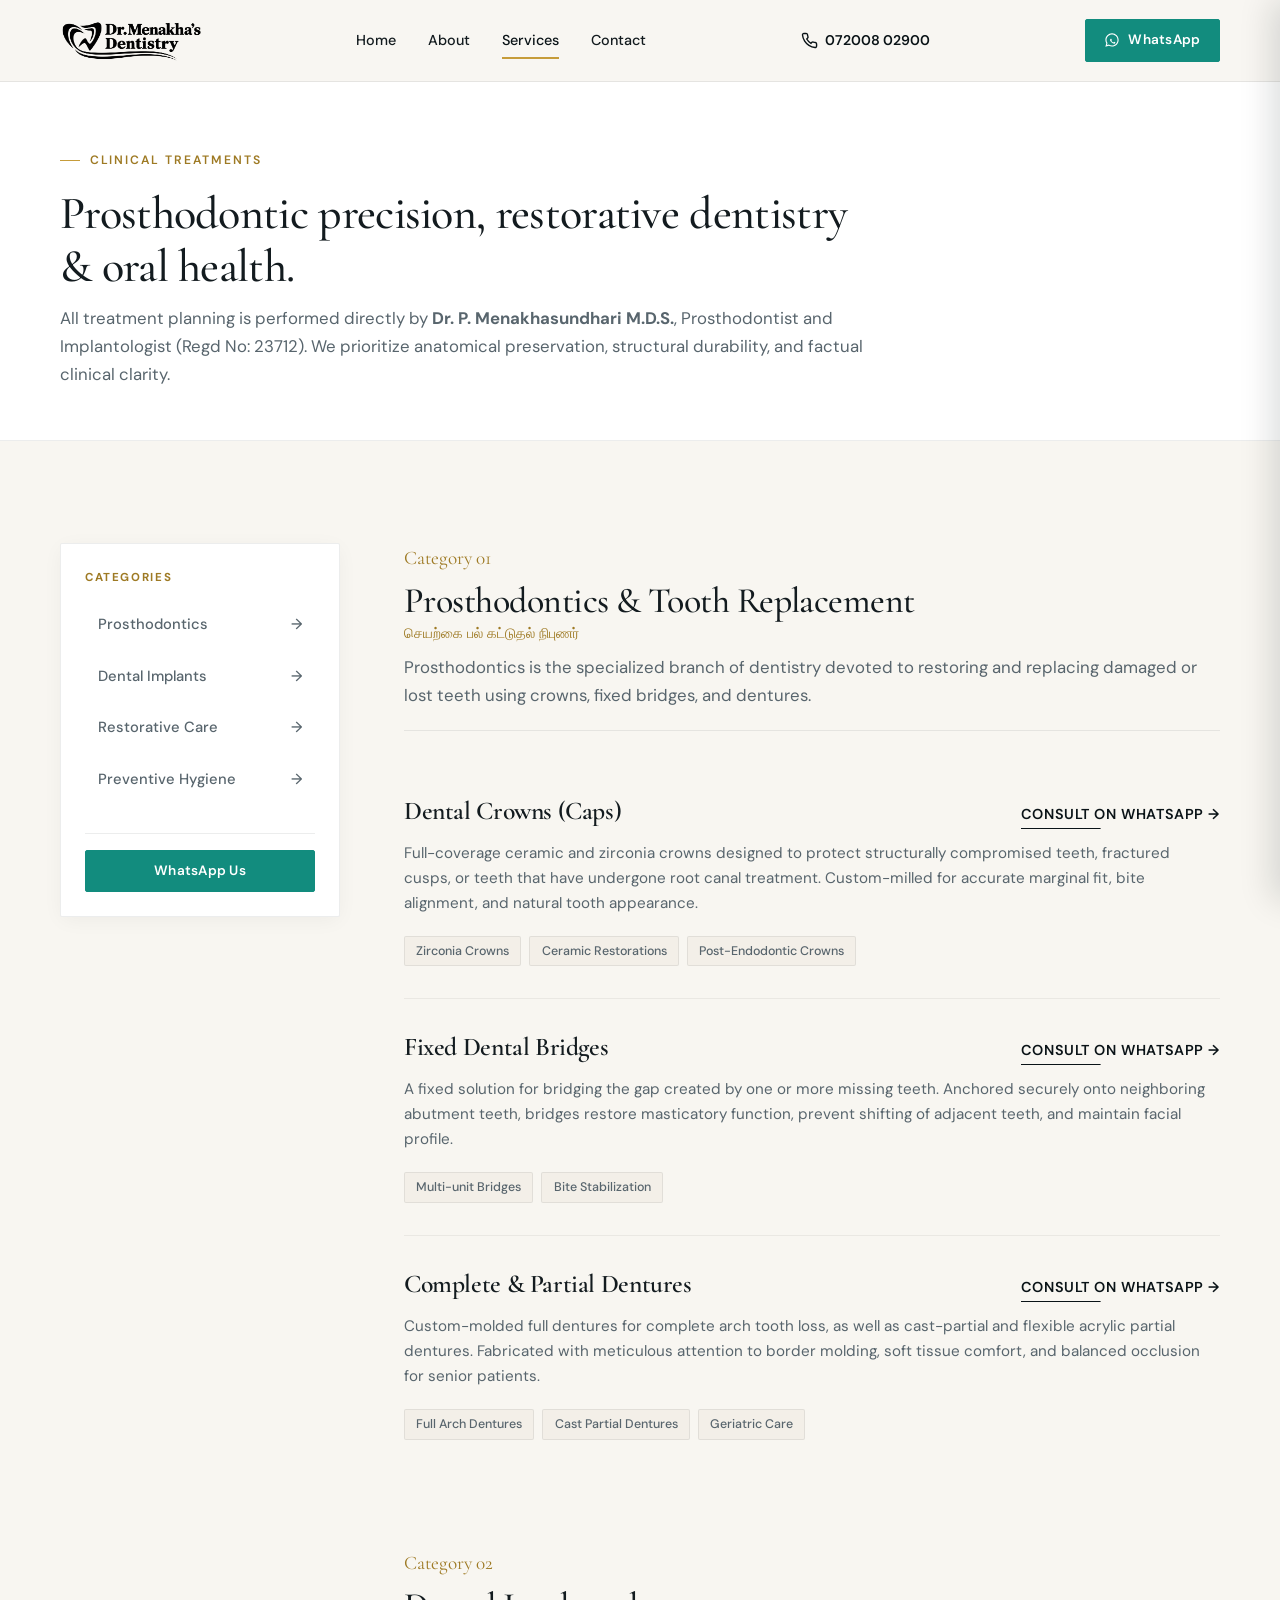
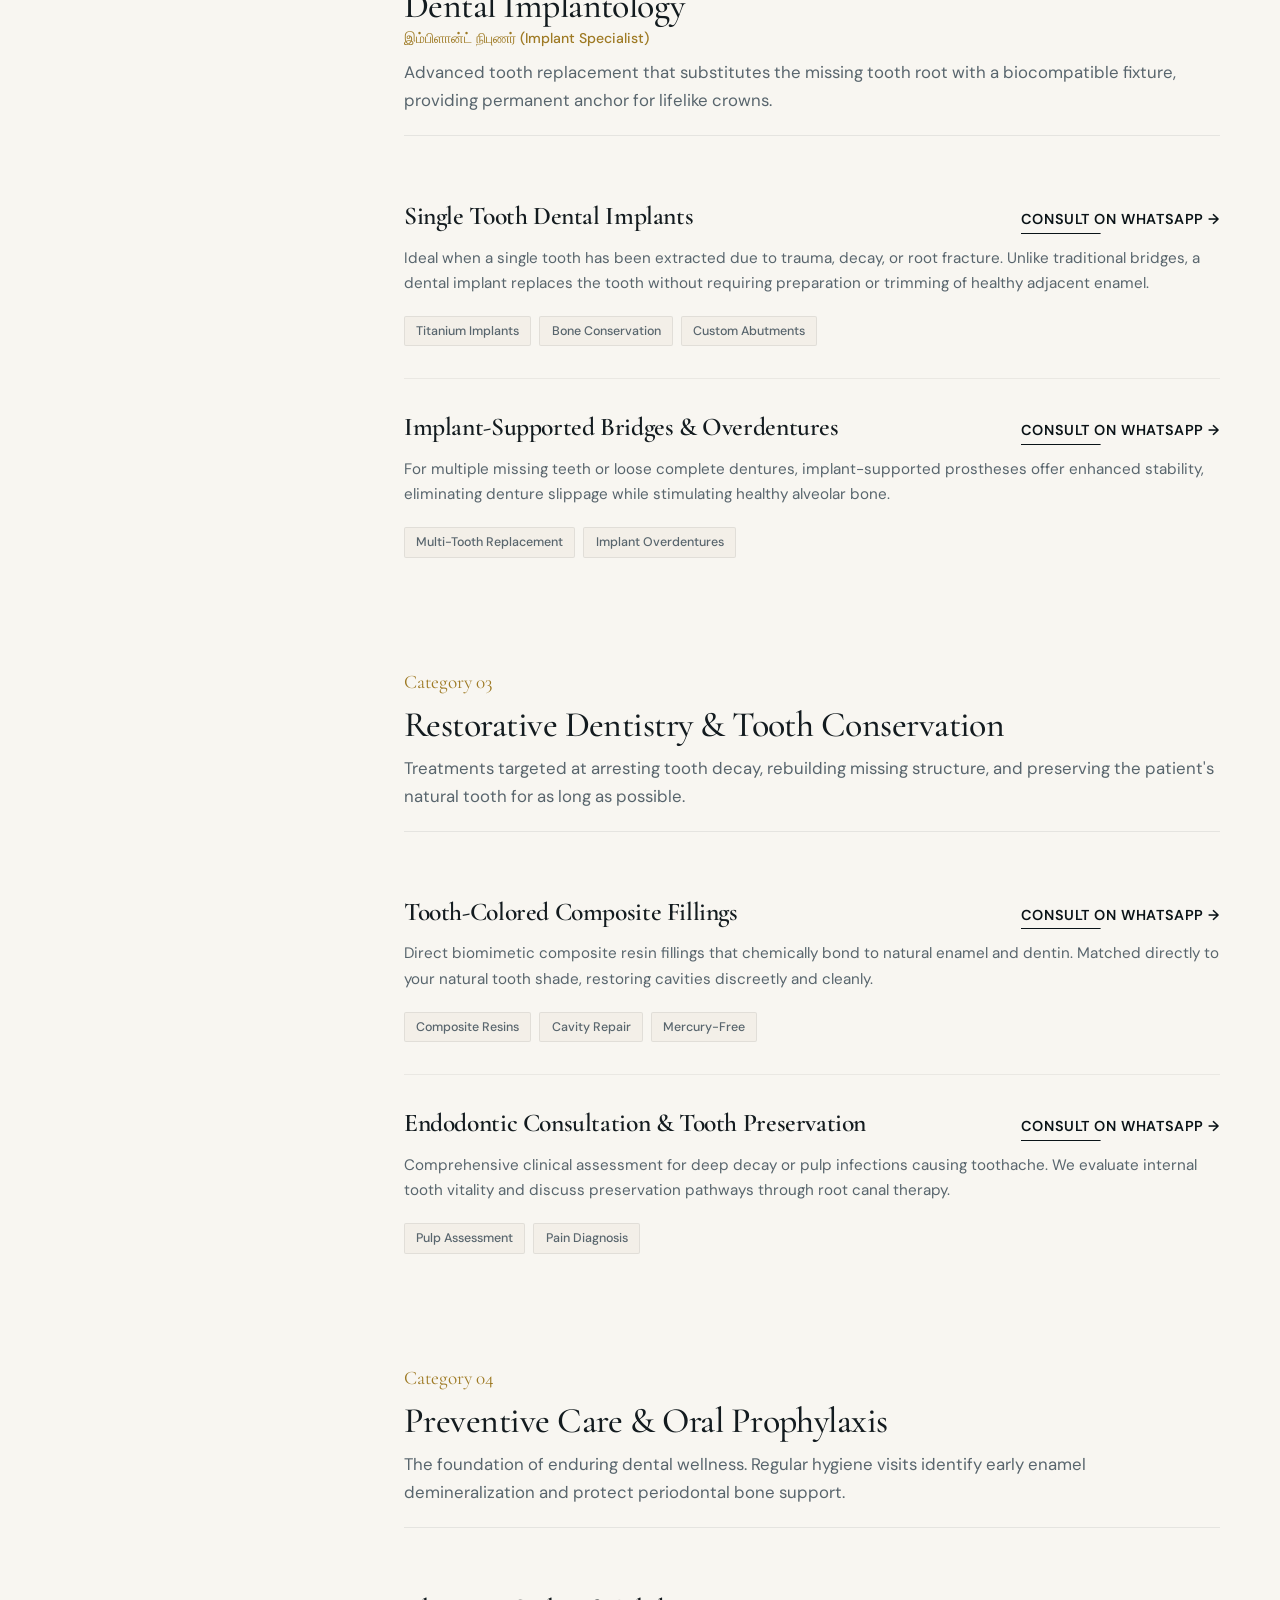
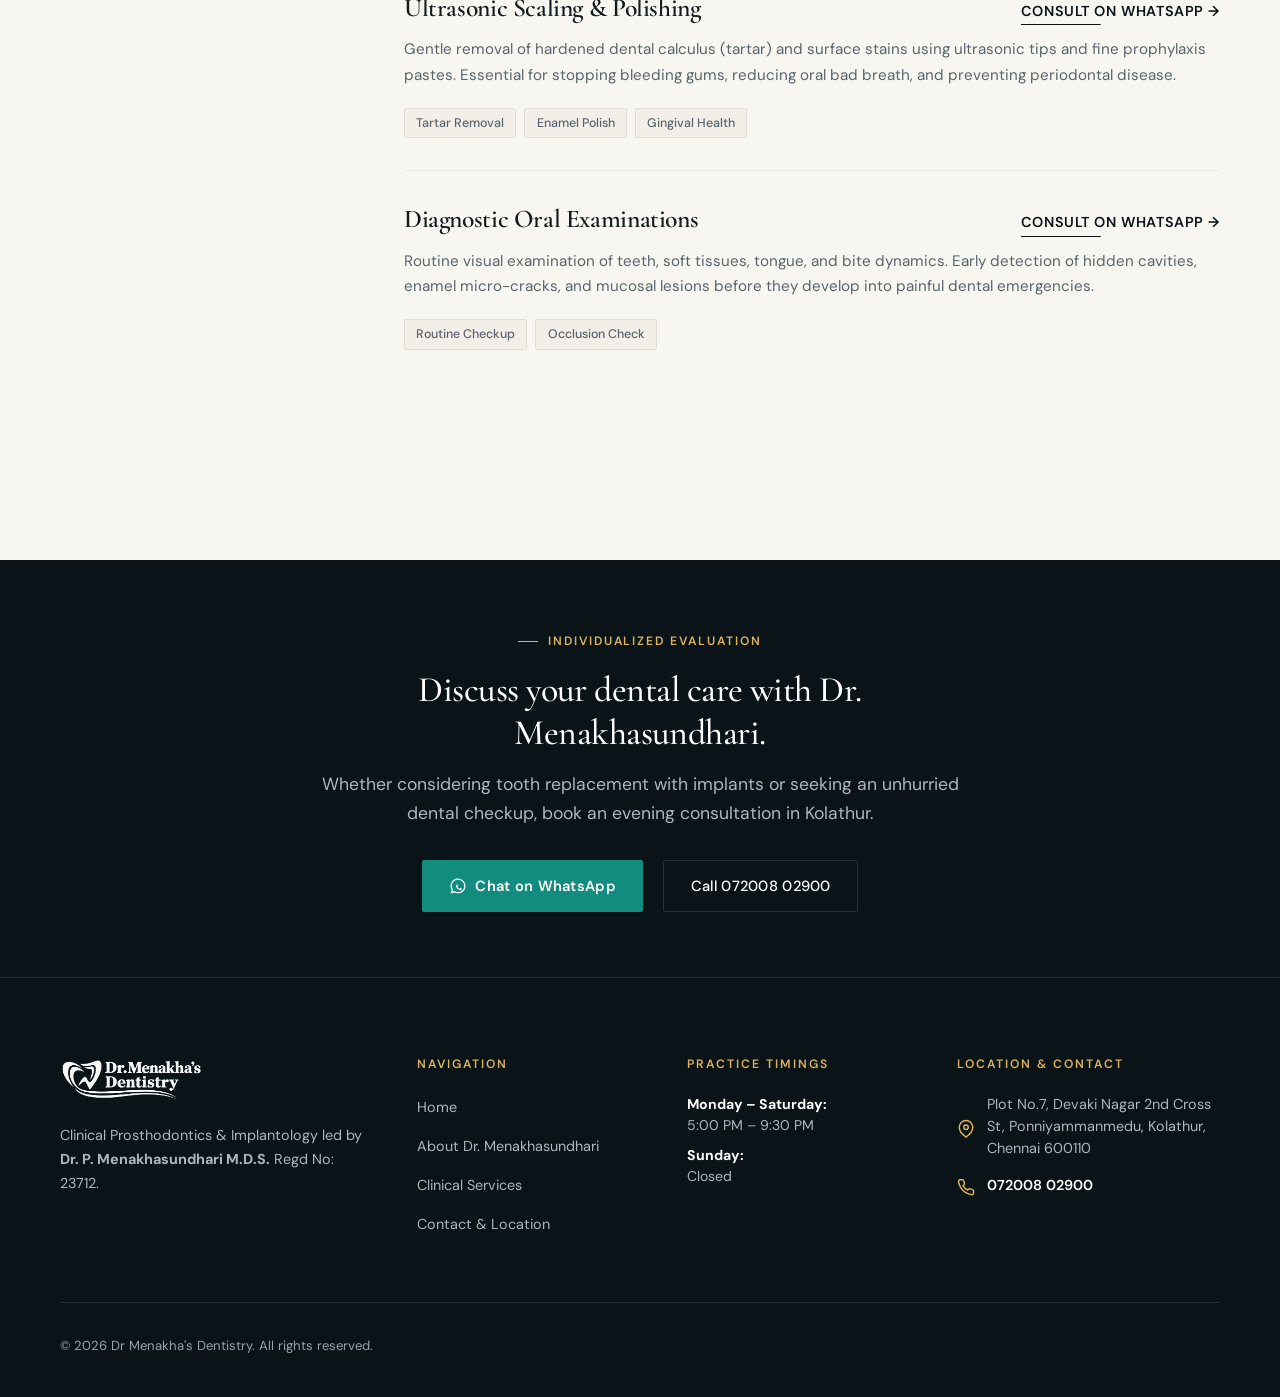
<file: services.html>
<!DOCTYPE html>
<html lang="en">
<head>
  <meta charset="UTF-8">
  <meta name="viewport" content="width=device-width, initial-scale=1.0">
  <title>Dental Services | Dr Menakha's Dentistry | Kolathur, Chennai</title>
  <meta name="description" content="Prosthodontics, Dental Implants, Restorative and Preventive Dental Services in Kolathur, Chennai by Dr. P. Menakhasundhari M.D.S. Evening appointments.">
  <link rel="canonical" href="https://drmenakhasdentistry.com/services">

  <!-- Open Graph -->
  <meta property="og:type" content="website">
  <meta property="og:url" content="https://drmenakhasdentistry.com/services">
  <meta property="og:title" content="Dental Services | Dr Menakha's Dentistry | Kolathur">
  <meta property="og:description" content="Specialized Prosthodontic care, Dental Implants, and Family Dentistry in Kolathur, Chennai.">
  <meta property="og:image" content="https://drmenakhasdentistry.com/assets/images/clinic-operatory.png">

  <!-- Google Fonts -->
  <link rel="preconnect" href="https://fonts.googleapis.com">
  <link rel="preconnect" href="https://fonts.gstatic.com" crossorigin>
  <link href="https://fonts.googleapis.com/css2?family=Cormorant+Garamond:ital,wght@0,400;0,500;0,600;0,700;1,400;1,600&family=DM+Sans:ital,opsz,wght@0,9..40,300;0,9..40,400;0,9..40,500;0,9..40,600;0,9..40,700;1,9..40,400&display=swap" rel="stylesheet">

  <link rel="icon" type="image/x-icon" href="favicon.ico">
  <link rel="icon" type="image/png" href="assets/logo/favicon.png">
  <link rel="stylesheet" href="assets/css/main.css?v=7">

  <style>
    /* Specific styles for editorial services page */
    .services-layout-grid {
      display: grid;
      grid-template-columns: 280px 1fr;
      gap: clamp(2.5rem, 5vw, 4.5rem);
      align-items: start;
    }

    .services-sticky-sidebar {
      position: sticky;
      top: calc(var(--header-compact) + 2rem);
      display: flex;
      flex-direction: column;
      gap: 0.5rem;
      background: var(--color-surface);
      padding: 1.5rem;
      border: 1px solid var(--border-light);
      border-radius: 2px;
      box-shadow: var(--shadow-subtle);
    }

    .services-nav-anchor {
      font-size: 0.92rem;
      font-weight: 500;
      color: var(--color-text-muted);
      padding: 0.6rem 0.8rem;
      border-radius: 2px;
      transition: all var(--transition-fast);
      display: flex;
      align-items: center;
      justify-content: space-between;
    }

    .services-nav-anchor:hover,
    .services-nav-anchor.active {
      color: var(--color-slate-900);
      background-color: var(--color-surface-subtle);
      font-weight: 600;
    }

    .services-nav-anchor.active {
      border-left: 2px solid var(--color-gold-500);
    }

    .service-category-block {
      margin-bottom: clamp(3.5rem, 6vw, 5.5rem);
      scroll-margin-top: calc(var(--header-compact) + 3rem);
    }

    .service-category-head {
      margin-bottom: 2rem;
      padding-bottom: 1.25rem;
      border-bottom: 1px solid var(--border-light);
    }

    .service-category-num {
      font-family: var(--font-serif);
      font-size: 1.2rem;
      color: var(--color-gold-600);
      margin-bottom: 0.25rem;
    }

    .service-detail-item {
      padding: 2rem 0;
      border-bottom: 1px solid rgba(19, 27, 31, 0.06);
    }

    .service-detail-item:last-child {
      border-bottom: none;
    }

    .service-detail-title-row {
      display: flex;
      justify-content: space-between;
      align-items: baseline;
      margin-bottom: 0.75rem;
      flex-wrap: wrap;
      gap: 0.5rem;
    }

    .service-detail-title {
      font-size: 1.6rem;
      font-weight: 600;
      margin: 0;
    }

    .service-tamil-sub {
      font-size: 0.88rem;
      color: var(--color-gold-600);
      font-weight: 500;
    }

    .service-scope-tags {
      display: flex;
      flex-wrap: wrap;
      gap: 0.5rem;
      margin-top: 1rem;
    }

    .service-badge {
      font-size: 0.78rem;
      font-weight: 500;
      background-color: var(--color-surface-subtle);
      color: var(--color-text-muted);
      padding: 0.25rem 0.7rem;
      border-radius: 2px;
      border: 1px solid var(--border-light);
    }

    @media (max-width: 900px) {
      .services-layout-grid {
        grid-template-columns: 1fr;
      }
      .services-sticky-sidebar {
        display: none; /* Mobile switches to clean linear layout */
      }
    }
  </style>

  <!-- Schema.org -->
  <script type="application/ld+json">
  {
    "@context": "https://schema.org",
    "@type": "MedicalBusiness",
    "name": "Dr Menakha's Dentistry Services",
    "url": "https://drmenakhasdentistry.com/services",
    "medicalSpecialty": [
      "Prosthodontics",
      "Implantology",
      "Restorative Dentistry",
      "Preventive Dentistry"
    ],
    "parentOrganization": {
      "@type": "Dentist",
      "name": "Dr Menakha's Dentistry",
      "telephone": "+91-7200802900",
      "address": "Plot No.7, Devaki Nagar 2nd Cross St, Ponniyammanmedu, Kolathur, Chennai 600110"
    }
  }
  </script>
</head>
<body>

  <!-- Header -->
  <header class="site-header" role="banner">
    <div class="container header-inner">
      <a href="index.html" class="brand-logo-link" aria-label="Dr Menakha's Dentistry Home">
        <picture>
          <source srcset="assets/logo/clinic-logo.webp" type="image/webp">
          <img src="assets/logo/clinic-logo.png" alt="Dr Menakha's Dentistry" class="brand-logo-img" width="235" height="83" fetchpriority="high">
        </picture>
      </a>

      <nav class="desktop-nav" role="navigation" aria-label="Main Navigation">
        <a href="index.html" class="nav-link">Home</a>
        <a href="about.html" class="nav-link">About</a>
        <a href="services.html" class="nav-link active">Services</a>
        <a href="contact.html" class="nav-link">Contact</a>
      </nav>

        <a href="tel:07200802900" class="header-phone-link">
          <svg width="17" height="17" viewBox="0 0 24 24" fill="none" stroke="currentColor" stroke-width="2" aria-hidden="true"><path d="M22 16.92v3a2 2 0 0 1-2.18 2 19.79 19.79 0 0 1-8.63-3.07 19.5 19.5 0 0 1-6-6 19.79 19.79 0 0 1-3.07-8.67A2 2 0 0 1 4.11 2h3a2 2 0 0 1 2 1.72 12.84 12.84 0 0 0 .7 2.81 2 2 0 0 1-.45 2.11L8.09 9.91a16 16 0 0 0 6 6l1.27-1.27a2 2 0 0 1 2.11-.45 12.84 12.84 0 0 0 2.81.7A2 2 0 0 1 22 16.92z"></path></svg>
          <span>072008 02900</span>
        </a>
        <a href="https://wa.me/917200802900?text=Hello%20Dr.%20Menakha's%20Dentistry,%20I%20would%20like%20to%20consult%20regarding%20an%20appointment." target="_blank" rel="noopener" class="btn btn-whatsapp btn-sm" aria-label="Chat on WhatsApp">
          <svg width="16" height="16" viewBox="0 0 24 24" fill="currentColor" aria-hidden="true"><path d="M12.04 2c-5.46 0-9.91 4.45-9.91 9.91 0 1.75.46 3.45 1.32 4.95L2.05 22l5.25-1.38c1.45.79 3.08 1.21 4.74 1.21 5.46 0 9.91-4.45 9.91-9.91 0-2.65-1.03-5.14-2.9-7.01A9.816 9.816 0 0 0 12.04 2zm.01 1.67c2.2 0 4.26.86 5.82 2.42a8.225 8.225 0 0 1 2.41 5.83c0 4.54-3.7 8.24-8.24 8.24-1.48 0-2.93-.4-4.2-1.15l-.3-.18-3.12.82.83-3.04-.2-.31a8.196 8.196 0 0 1-1.26-4.38c0-4.54 3.7-8.24 8.24-8.24zm4.52 11.66c-.19-.09-1.12-.55-1.3-.61-.17-.07-.3-.1-.43.1-.12.19-.49.61-.6.74-.11.12-.23.14-.42.05-.19-.09-.81-.3-1.55-.96-.57-.51-.96-1.14-1.07-1.33-.11-.19-.01-.3.08-.39.09-.09.19-.23.29-.35.09-.12.13-.2.19-.33.07-.14.03-.26-.02-.35-.05-.09-.43-1.04-.6-1.42-.16-.37-.32-.32-.44-.33l-.37-.01c-.13 0-.34.05-.51.24-.18.19-.68.66-.68 1.62s.7 1.88.8 2.01c.09.14 1.37 2.1 3.32 2.94.46.2.83.32 1.11.41.47.15.89.13 1.23.08.38-.06 1.12-.46 1.28-.9.16-.44.16-.82.11-.9-.04-.08-.17-.13-.36-.23z"/></svg>
          <span>WhatsApp</span>
        </a>
      </div>

      <button type="button" class="mobile-nav-toggle" aria-label="Toggle navigation menu" aria-expanded="false">
        <span class="hamburger-bar"></span>
        <span class="hamburger-bar"></span>
        <span class="hamburger-bar"></span>
      </button>
    </div>
  </header>

  <!-- Mobile Drawer -->
  <div class="mobile-drawer-backdrop" aria-hidden="true"></div>
  <aside class="mobile-drawer" role="dialog" aria-label="Mobile Navigation">
    <nav class="mobile-drawer-nav">
      <a href="index.html" class="mobile-nav-link">Home</a>
      <a href="about.html" class="mobile-nav-link">About Practice</a>
      <a href="services.html" class="mobile-nav-link active">Clinical Services</a>
      <a href="contact.html" class="mobile-nav-link">Contact &amp; Timings</a>
    </nav>
    <div class="mobile-drawer-footer">
      <a href="tel:07200802900" class="btn btn-secondary" style="width: 100%;">Call 072008 02900</a>
      <a href="https://wa.me/917200802900?text=Hello%20Dr.%20Menakha's%20Dentistry,%20I%20would%20like%20to%20consult%20regarding%20an%20appointment." target="_blank" rel="noopener" class="btn btn-whatsapp" style="width: 100%;">Chat on WhatsApp</a>
    </div>
  </aside>

  <main id="main-content">
    
    <!-- Page Hero -->
    <section class="page-hero-editorial">
      <div class="container">
        <div class="page-hero-inner" data-reveal>
          <div class="eyebrow">Clinical Treatments</div>
          <h1 class="page-hero-title">Prosthodontic precision, restorative dentistry &amp; oral health.</h1>
          <p class="page-hero-sub">
            All treatment planning is performed directly by <strong>Dr. P. Menakhasundhari M.D.S.</strong>, Prosthodontist and Implantologist (Regd No: 23712). We prioritize anatomical preservation, structural durability, and factual clinical clarity.
          </p>
        </div>
      </div>
    </section>

    <!-- Services Editorial Layout -->
    <section class="section-spacing">
      <div class="container">
        
        <div class="services-layout-grid">
          
          <!-- Sticky Category Nav for Desktop -->
          <aside class="services-sticky-sidebar" aria-label="Services Navigation">
            <span style="font-size: 0.72rem; font-weight: 700; text-transform: uppercase; letter-spacing: 0.14em; color: var(--color-gold-600); margin-bottom: 0.5rem;">
              Categories
            </span>
            <a href="#cat-prosthodontics" class="services-nav-anchor active">
              <span>Prosthodontics</span>
              <span>&rarr;</span>
            </a>
            <a href="#cat-implants" class="services-nav-anchor">
              <span>Dental Implants</span>
              <span>&rarr;</span>
            </a>
            <a href="#cat-restorative" class="services-nav-anchor">
              <span>Restorative Care</span>
              <span>&rarr;</span>
            </a>
            <a href="#cat-preventive" class="services-nav-anchor">
              <span>Preventive Hygiene</span>
              <span>&rarr;</span>
            </a>
            <div style="margin-top: 1.5rem; padding-top: 1rem; border-top: 1px solid var(--border-light);">
              <a href="https://wa.me/917200802900?text=Hello%20Dr.%20Menakha's%20Dentistry,%20I%20would%20like%20to%20consult%20regarding%20an%20appointment." target="_blank" rel="noopener" class="btn btn-whatsapp btn-sm" style="width: 100%;">
                WhatsApp Us
              </a>
            </div>
          </aside>

          <!-- Main Services Content Feed -->
          <div class="services-content-col">
            
            <!-- Category 1: Prosthodontics -->
            <section id="cat-prosthodontics" class="service-category-block" data-reveal>
              <div class="service-category-head">
                <div class="service-category-num">Category 01</div>
                <h2>Prosthodontics &amp; Tooth Replacement</h2>
                <div class="service-tamil-sub">செயற்கை பல் கட்டுதல் நிபுணர்</div>
                <p style="color: var(--color-text-muted); font-size: 1.05rem; margin-top: 0.6rem;">
                  Prosthodontics is the specialized branch of dentistry devoted to restoring and replacing damaged or lost teeth using crowns, fixed bridges, and dentures.
                </p>
              </div>

              <div class="service-detail-item">
                <div class="service-detail-title-row">
                  <h3 class="service-detail-title">Dental Crowns (Caps)</h3>
                  <a href="https://wa.me/917200802900?text=Hello%20Dr.%20Menakha's%20Dentistry,%20I%20would%20like%20to%20consult%20regarding%20Dental%20Crowns." target="_blank" rel="noopener" class="editorial-link">Consult on WhatsApp &rarr;</a>
                </div>
                <p style="color: var(--color-text-muted); font-size: 0.95rem; line-height: 1.65;">
                  Full-coverage ceramic and zirconia crowns designed to protect structurally compromised teeth, fractured cusps, or teeth that have undergone root canal treatment. Custom-milled for accurate marginal fit, bite alignment, and natural tooth appearance.
                </p>
                <div class="service-scope-tags">
                  <span class="service-badge">Zirconia Crowns</span>
                  <span class="service-badge">Ceramic Restorations</span>
                  <span class="service-badge">Post-Endodontic Crowns</span>
                </div>
              </div>

              <div class="service-detail-item">
                <div class="service-detail-title-row">
                  <h3 class="service-detail-title">Fixed Dental Bridges</h3>
                  <a href="https://wa.me/917200802900?text=Hello%20Dr.%20Menakha's%20Dentistry,%20I%20would%20like%20to%20consult%20regarding%20Fixed%20Dental%20Bridges." target="_blank" rel="noopener" class="editorial-link">Consult on WhatsApp &rarr;</a>
                </div>
                <p style="color: var(--color-text-muted); font-size: 0.95rem; line-height: 1.65;">
                  A fixed solution for bridging the gap created by one or more missing teeth. Anchored securely onto neighboring abutment teeth, bridges restore masticatory function, prevent shifting of adjacent teeth, and maintain facial profile.
                </p>
                <div class="service-scope-tags">
                  <span class="service-badge">Multi-unit Bridges</span>
                  <span class="service-badge">Bite Stabilization</span>
                </div>
              </div>

              <div class="service-detail-item">
                <div class="service-detail-title-row">
                  <h3 class="service-detail-title">Complete &amp; Partial Dentures</h3>
                  <a href="https://wa.me/917200802900?text=Hello%20Dr.%20Menakha's%20Dentistry,%20I%20would%20like%20to%20consult%20regarding%20Dentures." target="_blank" rel="noopener" class="editorial-link">Consult on WhatsApp &rarr;</a>
                </div>
                <p style="color: var(--color-text-muted); font-size: 0.95rem; line-height: 1.65;">
                  Custom-molded full dentures for complete arch tooth loss, as well as cast-partial and flexible acrylic partial dentures. Fabricated with meticulous attention to border molding, soft tissue comfort, and balanced occlusion for senior patients.
                </p>
                <div class="service-scope-tags">
                  <span class="service-badge">Full Arch Dentures</span>
                  <span class="service-badge">Cast Partial Dentures</span>
                  <span class="service-badge">Geriatric Care</span>
                </div>
              </div>
            </section>

            <!-- Category 2: Implantology -->
            <section id="cat-implants" class="service-category-block" data-reveal>
              <div class="service-category-head">
                <div class="service-category-num">Category 02</div>
                <h2>Dental Implantology</h2>
                <div class="service-tamil-sub">இம்பிளான்ட் நிபுணர் (Implant Specialist)</div>
                <p style="color: var(--color-text-muted); font-size: 1.05rem; margin-top: 0.6rem;">
                  Advanced tooth replacement that substitutes the missing tooth root with a biocompatible fixture, providing permanent anchor for lifelike crowns.
                </p>
              </div>

              <div class="service-detail-item">
                <div class="service-detail-title-row">
                  <h3 class="service-detail-title">Single Tooth Dental Implants</h3>
                  <a href="https://wa.me/917200802900?text=Hello%20Dr.%20Menakha's%20Dentistry,%20I%20would%20like%20to%20consult%20regarding%20Single%20Tooth%20Dental%20Implants." target="_blank" rel="noopener" class="editorial-link">Consult on WhatsApp &rarr;</a>
                </div>
                <p style="color: var(--color-text-muted); font-size: 0.95rem; line-height: 1.65;">
                  Ideal when a single tooth has been extracted due to trauma, decay, or root fracture. Unlike traditional bridges, a dental implant replaces the tooth without requiring preparation or trimming of healthy adjacent enamel.
                </p>
                <div class="service-scope-tags">
                  <span class="service-badge">Titanium Implants</span>
                  <span class="service-badge">Bone Conservation</span>
                  <span class="service-badge">Custom Abutments</span>
                </div>
              </div>

              <div class="service-detail-item">
                <div class="service-detail-title-row">
                  <h3 class="service-detail-title">Implant-Supported Bridges &amp; Overdentures</h3>
                  <a href="https://wa.me/917200802900?text=Hello%20Dr.%20Menakha's%20Dentistry,%20I%20would%20like%20to%20consult%20regarding%20Implant%20Overdentures." target="_blank" rel="noopener" class="editorial-link">Consult on WhatsApp &rarr;</a>
                </div>
                <p style="color: var(--color-text-muted); font-size: 0.95rem; line-height: 1.65;">
                  For multiple missing teeth or loose complete dentures, implant-supported prostheses offer enhanced stability, eliminating denture slippage while stimulating healthy alveolar bone.
                </p>
                <div class="service-scope-tags">
                  <span class="service-badge">Multi-Tooth Replacement</span>
                  <span class="service-badge">Implant Overdentures</span>
                </div>
              </div>
            </section>

            <!-- Category 3: Restorative Care -->
            <section id="cat-restorative" class="service-category-block" data-reveal>
              <div class="service-category-head">
                <div class="service-category-num">Category 03</div>
                <h2>Restorative Dentistry &amp; Tooth Conservation</h2>
                <p style="color: var(--color-text-muted); font-size: 1.05rem; margin-top: 0.6rem;">
                  Treatments targeted at arresting tooth decay, rebuilding missing structure, and preserving the patient's natural tooth for as long as possible.
                </p>
              </div>

              <div class="service-detail-item">
                <div class="service-detail-title-row">
                  <h3 class="service-detail-title">Tooth-Colored Composite Fillings</h3>
                  <a href="https://wa.me/917200802900?text=Hello%20Dr.%20Menakha's%20Dentistry,%20I%20would%20like%20to%20consult%20regarding%20Composite%20Fillings." target="_blank" rel="noopener" class="editorial-link">Consult on WhatsApp &rarr;</a>
                </div>
                <p style="color: var(--color-text-muted); font-size: 0.95rem; line-height: 1.65;">
                  Direct biomimetic composite resin fillings that chemically bond to natural enamel and dentin. Matched directly to your natural tooth shade, restoring cavities discreetly and cleanly.
                </p>
                <div class="service-scope-tags">
                  <span class="service-badge">Composite Resins</span>
                  <span class="service-badge">Cavity Repair</span>
                  <span class="service-badge">Mercury-Free</span>
                </div>
              </div>

              <div class="service-detail-item">
                <div class="service-detail-title-row">
                  <h3 class="service-detail-title">Endodontic Consultation &amp; Tooth Preservation</h3>
                  <a href="https://wa.me/917200802900?text=Hello%20Dr.%20Menakha's%20Dentistry,%20I%20would%20like%20to%20consult%20regarding%20Endodontic%20Care%20and%20Tooth%20Preservation." target="_blank" rel="noopener" class="editorial-link">Consult on WhatsApp &rarr;</a>
                </div>
                <p style="color: var(--color-text-muted); font-size: 0.95rem; line-height: 1.65;">
                  Comprehensive clinical assessment for deep decay or pulp infections causing toothache. We evaluate internal tooth vitality and discuss preservation pathways through root canal therapy.
                </p>
                <div class="service-scope-tags">
                  <span class="service-badge">Pulp Assessment</span>
                  <span class="service-badge">Pain Diagnosis</span>
                </div>
              </div>
            </section>

            <!-- Category 4: Preventive Care -->
            <section id="cat-preventive" class="service-category-block" data-reveal>
              <div class="service-category-head">
                <div class="service-category-num">Category 04</div>
                <h2>Preventive Care &amp; Oral Prophylaxis</h2>
                <p style="color: var(--color-text-muted); font-size: 1.05rem; margin-top: 0.6rem;">
                  The foundation of enduring dental wellness. Regular hygiene visits identify early enamel demineralization and protect periodontal bone support.
                </p>
              </div>

              <div class="service-detail-item">
                <div class="service-detail-title-row">
                  <h3 class="service-detail-title">Ultrasonic Scaling &amp; Polishing</h3>
                  <a href="https://wa.me/917200802900?text=Hello%20Dr.%20Menakha's%20Dentistry,%20I%20would%20like%20to%20consult%20regarding%20Ultrasonic%20Scaling%20and%20Polishing." target="_blank" rel="noopener" class="editorial-link">Consult on WhatsApp &rarr;</a>
                </div>
                <p style="color: var(--color-text-muted); font-size: 0.95rem; line-height: 1.65;">
                  Gentle removal of hardened dental calculus (tartar) and surface stains using ultrasonic tips and fine prophylaxis pastes. Essential for stopping bleeding gums, reducing oral bad breath, and preventing periodontal disease.
                </p>
                <div class="service-scope-tags">
                  <span class="service-badge">Tartar Removal</span>
                  <span class="service-badge">Enamel Polish</span>
                  <span class="service-badge">Gingival Health</span>
                </div>
              </div>

              <div class="service-detail-item">
                <div class="service-detail-title-row">
                  <h3 class="service-detail-title">Diagnostic Oral Examinations</h3>
                  <a href="https://wa.me/917200802900?text=Hello%20Dr.%20Menakha's%20Dentistry,%20I%20would%20like%20to%20consult%20regarding%20Diagnostic%20Oral%20Examinations." target="_blank" rel="noopener" class="editorial-link">Consult on WhatsApp &rarr;</a>
                </div>
                <p style="color: var(--color-text-muted); font-size: 0.95rem; line-height: 1.65;">
                  Routine visual examination of teeth, soft tissues, tongue, and bite dynamics. Early detection of hidden cavities, enamel micro-cracks, and mucosal lesions before they develop into painful dental emergencies.
                </p>
                <div class="service-scope-tags">
                  <span class="service-badge">Routine Checkup</span>
                  <span class="service-badge">Occlusion Check</span>
                </div>
              </div>
            </section>

          </div>

        </div>

      </div>
    </section>

    <!-- Refined CTA Banner -->
    <section class="section-spacing-sm cta-banner-section">
      <div class="container">
        <div class="cta-banner-content" data-reveal>
          <div class="eyebrow eyebrow-dark">Individualized Evaluation</div>
          <h2>Discuss your dental care with Dr. Menakhasundhari.</h2>
          <p>
            Whether considering tooth replacement with implants or seeking an unhurried dental checkup, book an evening consultation in Kolathur.
          </p>
          <div class="cta-banner-actions">
            <a href="https://wa.me/917200802900?text=Hello%20Dr.%20Menakha's%20Dentistry,%20I%20would%20like%20to%20consult%20regarding%20an%20appointment." target="_blank" rel="noopener" class="btn btn-whatsapp">
              <svg width="18" height="18" viewBox="0 0 24 24" fill="currentColor" aria-hidden="true"><path d="M12.04 2c-5.46 0-9.91 4.45-9.91 9.91 0 1.75.46 3.45 1.32 4.95L2.05 22l5.25-1.38c1.45.79 3.08 1.21 4.74 1.21 5.46 0 9.91-4.45 9.91-9.91 0-2.65-1.03-5.14-2.9-7.01A9.816 9.816 0 0 0 12.04 2zm.01 1.67c2.2 0 4.26.86 5.82 2.42a8.225 8.225 0 0 1 2.41 5.83c0 4.54-3.7 8.24-8.24 8.24-1.48 0-2.93-.4-4.2-1.15l-.3-.18-3.12.82.83-3.04-.2-.31a8.196 8.196 0 0 1-1.26-4.38c0-4.54 3.7-8.24 8.24-8.24zm4.52 11.66c-.19-.09-1.12-.55-1.3-.61-.17-.07-.3-.1-.43.1-.12.19-.49.61-.6.74-.11.12-.23.14-.42.05-.19-.09-.81-.3-1.55-.96-.57-.51-.96-1.14-1.07-1.33-.11-.19-.01-.3.08-.39.09-.09.19-.23.29-.35.09-.12.13-.2.19-.33.07-.14.03-.26-.02-.35-.05-.09-.43-1.04-.6-1.42-.16-.37-.32-.32-.44-.33l-.37-.01c-.13 0-.34.05-.51.24-.18.19-.68.66-.68 1.62s.7 1.88.8 2.01c.09.14 1.37 2.1 3.32 2.94.46.2.83.32 1.11.41.47.15.89.13 1.23.08.38-.06 1.12-.46 1.28-.9.16-.44.16-.82.11-.9-.04-.08-.17-.13-.36-.23z"/></svg>
              <span>Chat on WhatsApp</span>
            </a>
            <a href="tel:07200802900" class="btn btn-secondary-dark">
              Call 072008 02900
            </a>
          </div>
        </div>
      </div>
    </section>

  </main>

  <!-- Footer -->
  <footer class="site-footer" role="contentinfo">
    <div class="container">
      <div class="footer-top-grid">
        <div class="footer-brand-col">
          <a href="index.html" class="brand-logo-link" aria-label="Dr Menakha's Dentistry Home" style="margin-bottom: 1.25rem;">
            <picture>
              <source srcset="assets/logo/clinic-logo-white.webp" type="image/webp">
              <img src="assets/logo/clinic-logo-white.png" alt="Dr Menakha's Dentistry" class="brand-logo-img brand-logo-white" width="235" height="83" loading="lazy">
            </picture>
          </a>
          <p class="footer-bio">
            Clinical Prosthodontics &amp; Implantology led by <strong>Dr. P. Menakhasundhari M.D.S.</strong> Regd No: 23712.
          </p>
        </div>

        <div>
          <div class="footer-col-title">Navigation</div>
          <ul class="footer-nav-list">
            <li><a href="index.html">Home</a></li>
            <li><a href="about.html">About Dr. Menakhasundhari</a></li>
            <li><a href="services.html">Clinical Services</a></li>
            <li><a href="contact.html">Contact &amp; Location</a></li>
          </ul>
        </div>

        <div>
          <div class="footer-col-title">Practice Timings</div>
          <div class="footer-hours-item">
            <strong>Monday – Saturday:</strong><br>
            5:00 PM – 9:30 PM
          </div>
          <div class="footer-hours-item">
            <strong>Sunday:</strong><br>
            Closed
          </div>
        </div>

        <div>
          <div class="footer-col-title">Location &amp; Contact</div>
          <div class="footer-contact-item">
            <svg width="18" height="18" viewBox="0 0 24 24" fill="none" stroke="currentColor" stroke-width="2"><path d="M21 10c0 7-9 13-9 13s-9-6-9-13a9 9 0 0 1 18 0z"></path><circle cx="12" cy="10" r="3"></circle></svg>
            <span>Plot No.7, Devaki Nagar 2nd Cross St, Ponniyammanmedu, Kolathur, Chennai 600110</span>
          </div>
          <div class="footer-contact-item">
            <svg width="18" height="18" viewBox="0 0 24 24" fill="none" stroke="currentColor" stroke-width="2"><path d="M22 16.92v3a2 2 0 0 1-2.18 2 19.79 19.79 0 0 1-8.63-3.07 19.5 19.5 0 0 1-6-6 19.79 19.79 0 0 1-3.07-8.67A2 2 0 0 1 4.11 2h3a2 2 0 0 1 2 1.72 12.84 12.84 0 0 0 .7 2.81 2 2 0 0 1-.45 2.11L8.09 9.91a16 16 0 0 0 6 6l1.27-1.27a2 2 0 0 1 2.11-.45 12.84 12.84 0 0 0 2.81.7A2 2 0 0 1 22 16.92z"></path></svg>
            <span><a href="tel:07200802900" style="color: #fff; font-weight: 600;">072008 02900</a></span>
          </div>
        </div>
      </div>

      <div class="footer-bottom">
        <div>&copy; <span id="currentYear">2026</span> Dr Menakha's Dentistry. All rights reserved.</div>
      </div>
    </div>
  </footer>

  <!-- Mobile Sticky Bar -->
  <div class="mobile-sticky-bar" role="region" aria-label="Quick Mobile Actions">
    <div class="mobile-sticky-bar-inner">
      <a href="tel:07200802900" class="btn btn-secondary btn-sm">Call Clinic</a>
      <a href="https://wa.me/917200802900?text=Hello%20Dr.%20Menakha's%20Dentistry,%20I%20would%20like%20to%20consult%20regarding%20an%20appointment." target="_blank" rel="noopener" class="btn btn-whatsapp btn-sm">WhatsApp</a>
    </div>
  </div>

  <script src="assets/js/main.js"></script>
  <script>
    document.getElementById('currentYear').textContent = new Date().getFullYear();

    // Scroll spy for sticky sidebar
    const navAnchors = document.querySelectorAll('.services-nav-anchor');
    const sections = document.querySelectorAll('.service-category-block');

    window.addEventListener('scroll', () => {
      let currentId = '';
      sections.forEach(sec => {
        const top = sec.offsetTop - 180;
        if (window.scrollY >= top) {
          currentId = sec.getAttribute('id');
        }
      });
      navAnchors.forEach(a => {
        if (a.getAttribute('href') === `#${currentId}`) {
          a.classList.add('active');
        } else {
          a.classList.remove('active');
        }
      });
    }, { passive: true });
  </script>
</body>
</html>
</file>
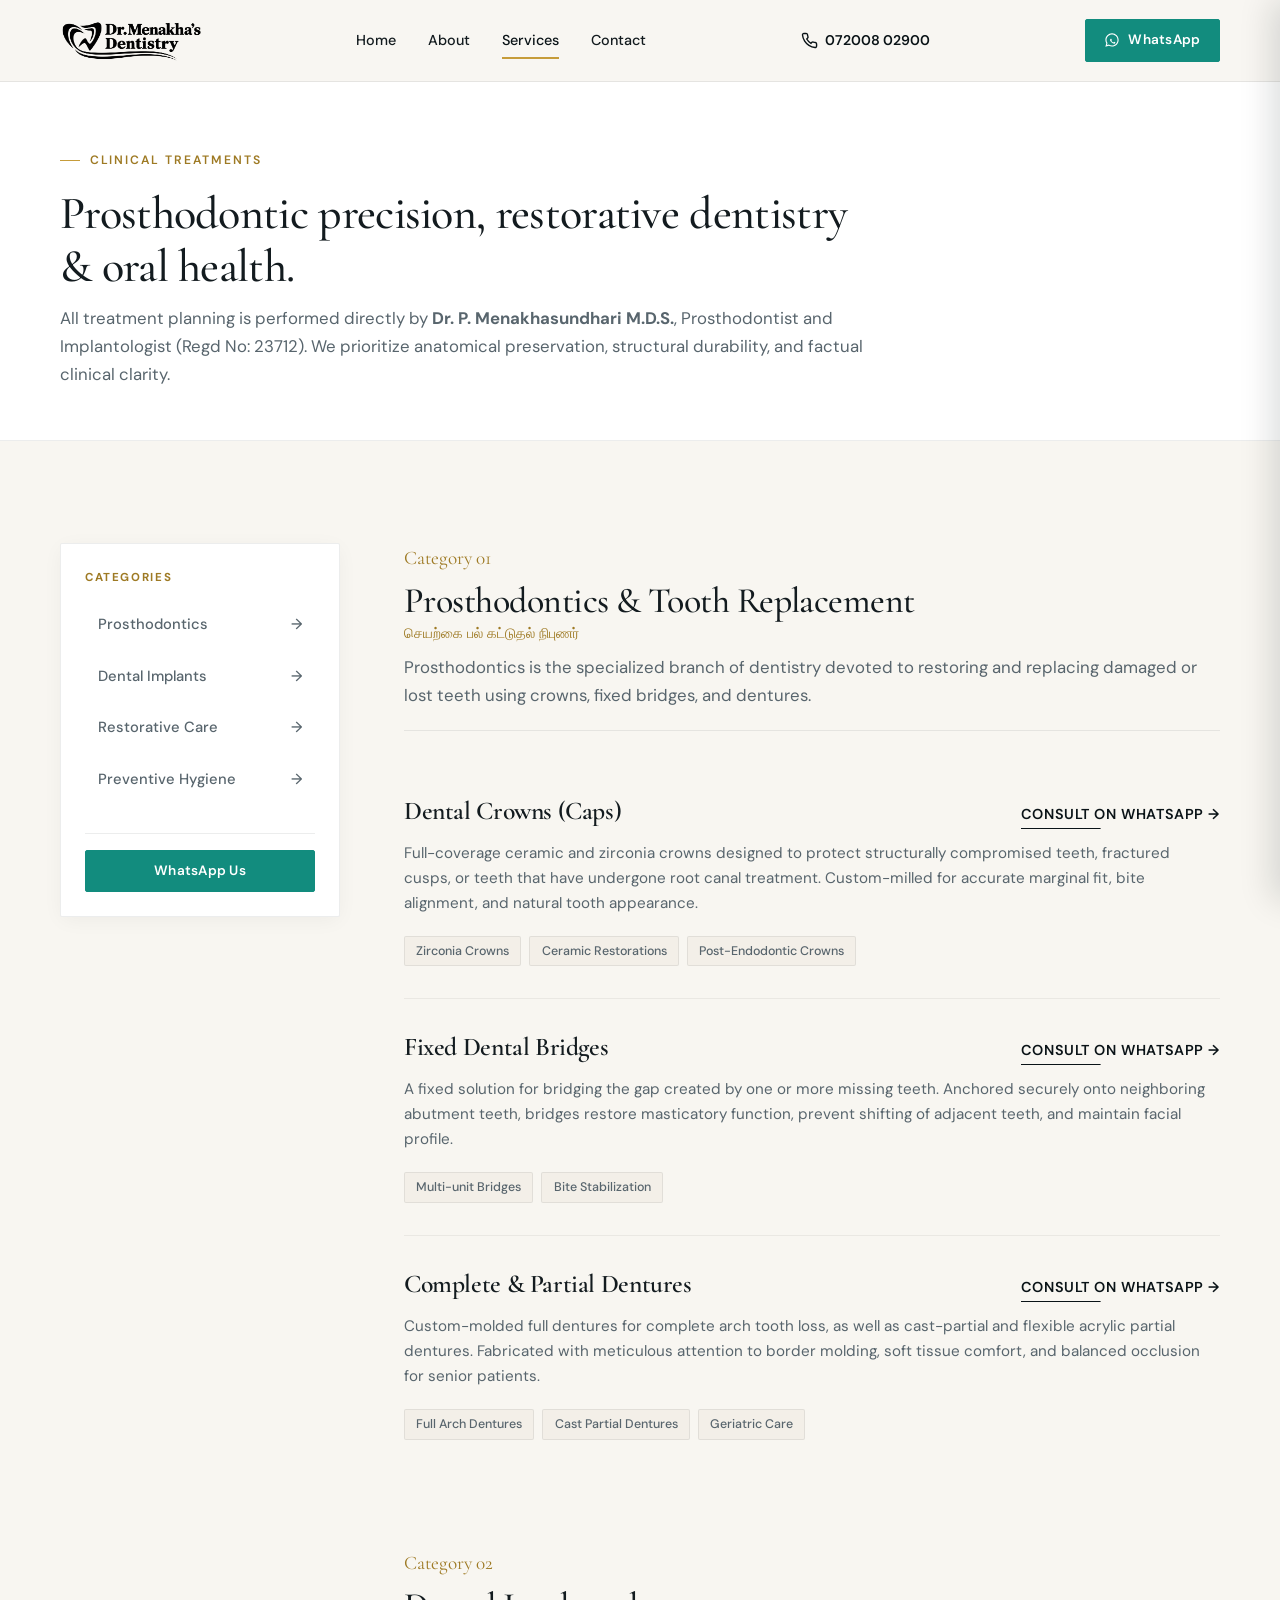
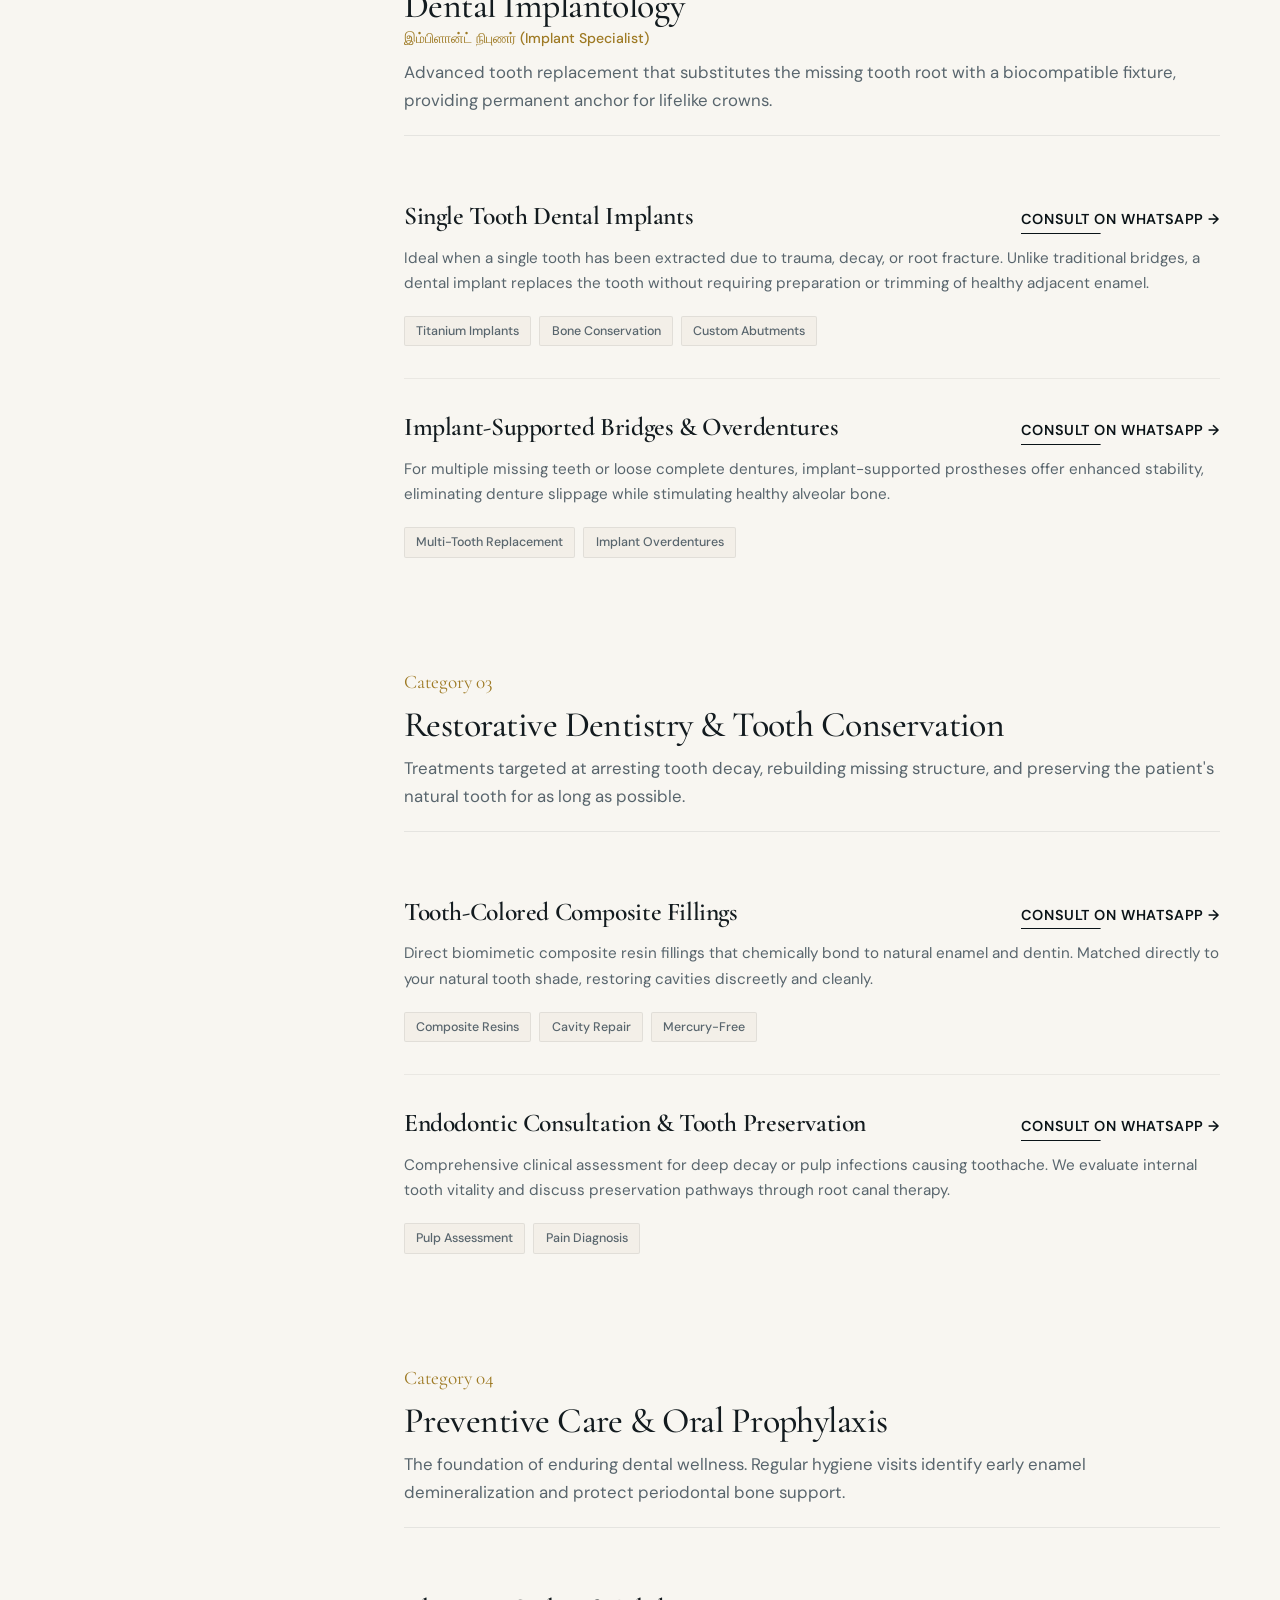
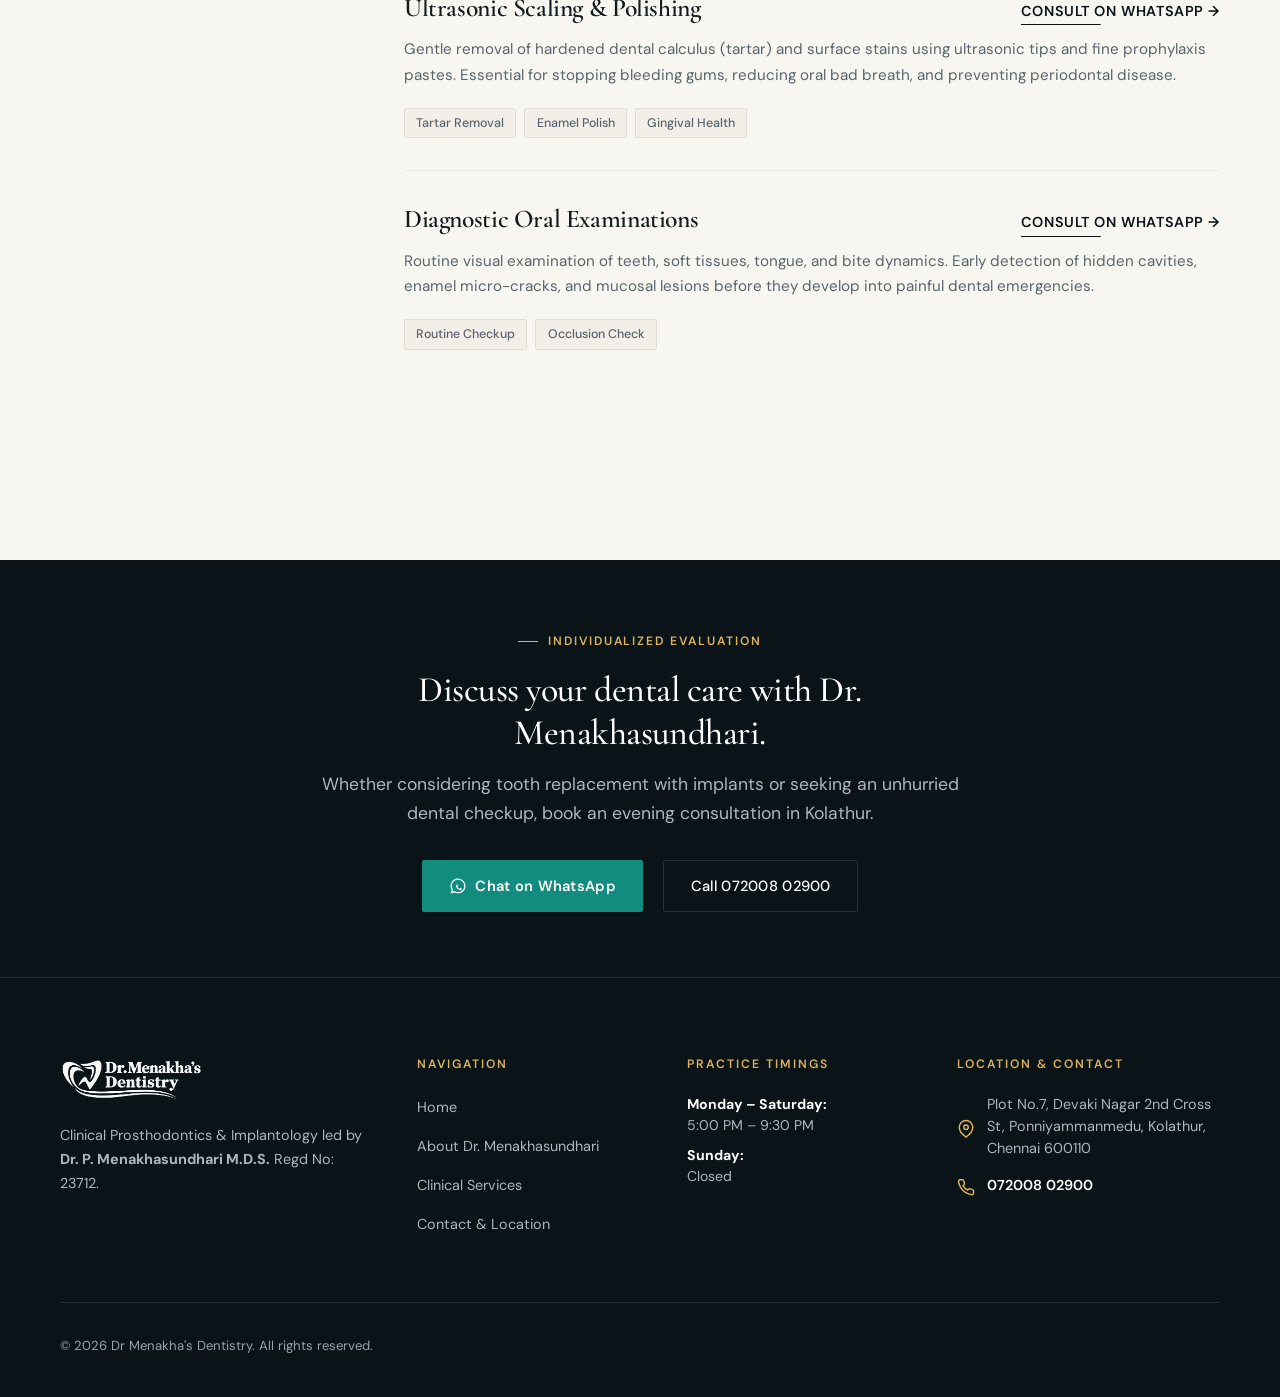
<file: treatments.html>
<!DOCTYPE html>
<html lang="en">
<head>
  <meta charset="UTF-8">
  <meta http-equiv="refresh" content="0; url=services.html">
  <link rel="canonical" href="https://drmenakhasdentistry.com/services.html">
  <title>Redirecting to Clinical Services | Dr Menakha's Dentistry</title>
  <script>window.location.replace("services.html");</script>
</head>
<body style="font-family: sans-serif; padding: 2rem; text-align: center;">
  <p>Redirecting to <a href="services.html">Dr Menakha's Dentistry - Clinical Services</a>...</p>
</body>
</html>
</file>
<file: assets/css/main.css>
/* ==========================================================================
   DR. MENAKHA'S DENTISTRY - CORE DESIGN SYSTEM
   Editorial, Calm, Clinical, Authentic to Kolathur, Chennai
   ========================================================================== */

:root {
  /* Brand Palette derived directly from Clinic Signboard & Interior */
  --color-slate-900: #0a1317;       /* Dark slate-graphite (Signboard ground) */
  --color-slate-850: #101c22;       /* Deep slate container */
  --color-slate-800: #15252d;       /* Midnight slate */
  --color-slate-700: #203641;       /* Clinical deep slate */
  --color-slate-600: #334e5b;       /* Muted slate accent */

  --color-gold-500: #c69c3a;        /* Illuminated 3D sign warm gold */
  --color-gold-400: #dcb35c;        /* Soft gold highlight */
  --color-gold-300: #edd28c;        /* Pale gold rim */
  --color-gold-600: #9e7a24;        /* Deep burnished gold */

  --color-teal-glow: #1a6d75;       /* Signboard subtle crest glow */
  --color-teal-soft: #e5f1f2;       /* Light clinical wash */

  --color-bg: #f8f6f1;              /* Architectural warm greige canvas */
  --color-surface: #ffffff;         /* Pure crisp white surface */
  --color-surface-subtle: #f3efe8;  /* Reception fluted oak/sand tone */
  --color-surface-alt: #ece6dc;     /* Muted panel taupe */

  --color-text-main: #131b1f;       /* High-contrast charcoal text */
  --color-text-muted: #58656d;      /* Calm secondary clinical text */
  --color-text-light: #94a3ab;      /* Subtle footnote text */
  --color-text-inverse: #ffffff;    /* Light text on dark slate */
  --color-text-inverse-muted: #abb8bf;

  --border-light: rgba(19, 27, 31, 0.08);
  --border-medium: rgba(19, 27, 31, 0.14);
  --border-dark: rgba(255, 255, 255, 0.12);
  --border-gold: rgba(198, 156, 58, 0.35);

  /* Typography */
  --font-serif: 'Cormorant Garamond', Georgia, serif;
  --font-sans: 'DM Sans', -apple-system, BlinkMacSystemFont, 'Segoe UI', Roboto, sans-serif;

  /* Layout & Spacing */
  --container-max: 1240px;
  --container-narrow: 920px;
  --container-wide: 1380px;
  --header-height: 82px;
  --header-compact: 66px;

  /* Shadows */
  --shadow-subtle: 0 4px 20px -2px rgba(10, 19, 23, 0.05);
  --shadow-editorial: 0 16px 40px -10px rgba(10, 19, 23, 0.08);
  --shadow-deep: 0 24px 60px -12px rgba(10, 19, 23, 0.16);
  --shadow-glow: 0 0 30px rgba(198, 156, 58, 0.22);

  /* Transitions */
  --transition-fast: 0.2s cubic-bezier(0.16, 1, 0.3, 1);
  --transition-normal: 0.35s cubic-bezier(0.16, 1, 0.3, 1);
  --transition-slow: 0.65s cubic-bezier(0.16, 1, 0.3, 1);
}

/* ==========================================================================
   Reset & Baseline
   ========================================================================== */
*, *::before, *::after {
  box-sizing: border-box;
  margin: 0;
  padding: 0;
}

html {
  font-size: 16px;
  scroll-behavior: smooth;
  -webkit-text-size-adjust: 100%;
  background-color: var(--color-bg);
  color: var(--color-text-main);
  overflow-x: hidden;
  width: 100%;
}

body {
  font-family: var(--font-sans);
  font-size: 1.02rem;
  line-height: 1.65;
  font-weight: 400;
  color: var(--color-text-main);
  background-color: var(--color-bg);
  min-height: 100vh;
  display: flex;
  flex-direction: column;
  overflow-x: hidden;
  -webkit-font-smoothing: antialiased;
  -moz-osx-font-smoothing: grayscale;
}

main {
  flex: 1 0 auto;
}

img, picture, svg, video {
  display: block;
  max-width: 100%;
  height: auto;
}

a {
  color: inherit;
  text-decoration: none;
  transition: color var(--transition-fast);
}

button, input, select, textarea {
  font: inherit;
  color: inherit;
}

/* Focus styles */
:focus-visible {
  outline: 2px solid var(--color-gold-500);
  outline-offset: 3px;
}

/* ==========================================================================
   Typography Hierarchy
   ========================================================================== */
h1, h2, h3, h4, h5, h6 {
  font-family: var(--font-serif);
  font-weight: 500;
  line-height: 1.15;
  color: var(--color-text-main);
  letter-spacing: -0.015em;
}

h1 {
  font-size: clamp(2rem, 3.6vw, 3.8rem);
  font-weight: 500;
  line-height: 1.16;
  overflow-wrap: break-word;
  word-wrap: break-word;
}

h2 {
  font-size: clamp(1.8rem, 2.8vw, 2.7rem);
  font-weight: 500;
  line-height: 1.2;
  overflow-wrap: break-word;
}

h3 {
  font-size: clamp(1.4rem, 2.2vw, 1.9rem);
  font-weight: 600;
  line-height: 1.25;
}

h4 {
  font-size: 1.25rem;
  font-weight: 600;
}

p {
  margin-bottom: 1.25rem;
}

p:last-child {
  margin-bottom: 0;
}

.lead-text {
  font-size: clamp(1.1rem, 1.4vw, 1.28rem);
  line-height: 1.65;
  color: var(--color-text-muted);
}

.eyebrow {
  display: inline-flex;
  align-items: center;
  gap: 0.6rem;
  font-family: var(--font-sans);
  font-size: 0.76rem;
  font-weight: 600;
  text-transform: uppercase;
  letter-spacing: 0.16em;
  color: var(--color-gold-600);
  margin-bottom: 1rem;
}

.eyebrow::before {
  content: '';
  display: inline-block;
  width: 20px;
  height: 1px;
  background-color: var(--color-gold-500);
}

.eyebrow-dark {
  color: var(--color-gold-400);
}
.eyebrow-dark::before {
  background-color: var(--color-gold-400);
}

/* ==========================================================================
   Containers & Grids
   ========================================================================== */
.container {
  width: 100%;
  max-width: var(--container-max);
  margin-left: auto;
  margin-right: auto;
  padding-left: clamp(1.25rem, 4vw, 2.5rem);
  padding-right: clamp(1.25rem, 4vw, 2.5rem);
}

.container-narrow {
  max-width: var(--container-narrow);
}

.container-wide {
  max-width: var(--container-wide);
}

.section-spacing {
  padding-top: clamp(4.5rem, 8vw, 7.5rem);
  padding-bottom: clamp(4.5rem, 8vw, 7.5rem);
}

.section-spacing-sm {
  padding-top: clamp(3rem, 5vw, 4.5rem);
  padding-bottom: clamp(3rem, 5vw, 4.5rem);
}

/* Editorial Dividers */
.hairline-divider {
  border: none;
  border-top: 1px solid var(--border-light);
  margin: 0;
}

.hairline-divider-dark {
  border-top-color: var(--border-dark);
}

/* ==========================================================================
   Buttons & CTAs
   ========================================================================== */
.btn {
  display: inline-flex;
  align-items: center;
  justify-content: center;
  gap: 0.65rem;
  padding: 0.82rem 1.65rem;
  font-family: var(--font-sans);
  font-size: 0.92rem;
  font-weight: 500;
  letter-spacing: 0.02em;
  border: 1px solid transparent;
  border-radius: 2px;
  cursor: pointer;
  text-decoration: none;
  transition: all var(--transition-fast);
  white-space: nowrap;
}

.btn-primary {
  background-color: var(--color-slate-900);
  color: var(--color-surface);
  border-color: var(--color-slate-900);
}

.btn-primary:hover {
  background-color: var(--color-slate-700);
  border-color: var(--color-slate-700);
  transform: translateY(-1px);
  box-shadow: 0 6px 18px rgba(10, 19, 23, 0.12);
}

.btn-gold {
  background-color: var(--color-gold-500);
  color: var(--color-slate-900);
  font-weight: 600;
  border-color: var(--color-gold-500);
}

.btn-gold:hover {
  background-color: var(--color-gold-400);
  border-color: var(--color-gold-400);
  transform: translateY(-1px);
  box-shadow: 0 6px 20px rgba(198, 156, 58, 0.28);
}

.btn-whatsapp {
  background-color: #128C7E;
  color: #ffffff;
  border-color: #128C7E;
  display: inline-flex;
  align-items: center;
  justify-content: center;
  gap: 0.5rem;
  font-weight: 600;
}

.btn-whatsapp:hover {
  background-color: #075E54;
  border-color: #075E54;
  color: #ffffff;
  transform: translateY(-1px);
  box-shadow: 0 6px 18px rgba(18, 140, 126, 0.35);
}

.btn-secondary {
  background-color: transparent;
  color: var(--color-text-main);
  border-color: var(--border-medium);
}

.btn-secondary:hover {
  background-color: var(--color-surface);
  border-color: var(--color-text-main);
  transform: translateY(-1px);
}

.btn-secondary-dark {
  background-color: transparent;
  color: var(--color-surface);
  border-color: var(--border-dark);
}

.btn-secondary-dark:hover {
  background-color: rgba(255, 255, 255, 0.08);
  border-color: var(--color-surface);
  transform: translateY(-1px);
}

.btn-sm {
  padding: 0.55rem 1.15rem;
  font-size: 0.85rem;
}

.editorial-link {
  display: inline-flex;
  align-items: center;
  gap: 0.5rem;
  font-family: var(--font-sans);
  font-size: 0.9rem;
  font-weight: 600;
  letter-spacing: 0.04em;
  text-transform: uppercase;
  color: var(--color-slate-900);
  position: relative;
  padding-bottom: 2px;
}

.editorial-link::after {
  content: '';
  position: absolute;
  bottom: 0;
  left: 0;
  width: 100%;
  height: 1px;
  background-color: currentColor;
  transform: scaleX(0.4);
  transform-origin: left;
  transition: transform var(--transition-fast);
}

.editorial-link:hover::after {
  transform: scaleX(1);
}

/* ==========================================================================
   Header & Navigation
   ========================================================================== */
.site-header {
  position: fixed;
  top: 0;
  left: 0;
  right: 0;
  z-index: 900;
  height: var(--header-height);
  background-color: rgba(248, 246, 241, 0.92);
  backdrop-filter: blur(12px);
  -webkit-backdrop-filter: blur(12px);
  border-bottom: 1px solid var(--border-light);
  transition: height var(--transition-fast), background-color var(--transition-fast), box-shadow var(--transition-fast);
}

.site-header.is-scrolled {
  height: var(--header-compact);
  background-color: rgba(255, 255, 255, 0.96);
  box-shadow: 0 4px 24px rgba(10, 19, 23, 0.06);
}

.site-header-dark {
  background-color: rgba(10, 19, 23, 0.88);
  border-bottom-color: var(--border-dark);
}

.site-header-dark.is-scrolled {
  background-color: rgba(10, 19, 23, 0.96);
  box-shadow: 0 4px 24px rgba(0, 0, 0, 0.25);
}

.header-inner {
  height: 100%;
  display: flex;
  align-items: center;
  justify-content: space-between;
}

/* Official Clinic Logo Lockup */
.brand-logo-link {
  display: inline-flex;
  align-items: center;
  text-decoration: none;
  line-height: 1;
}

.brand-logo-img {
  height: 50px;
  width: auto;
  max-width: 240px;
  object-fit: contain;
  transition: transform var(--transition-fast), height var(--transition-fast);
}

.brand-logo-link:hover .brand-logo-img {
  transform: scale(1.02);
}

.site-header.is-scrolled .brand-logo-img {
  height: 42px;
}

.brand-logo-white {
  display: block;
  max-width: 240px;
  opacity: 0.98;
}

@media (max-width: 768px) {
  .brand-logo-img {
    height: 44px;
    max-width: 205px;
  }
}

@media (max-width: 380px) {
  .brand-logo-img {
    height: 38px;
    max-width: 175px;
  }
}

/* Brand Identity Lockup (Text Fallback) */
.brand-lockup {
  display: flex;
  align-items: center;
  gap: 0.85rem;
  text-decoration: none;
}

.brand-emblem-svg {
  width: 38px;
  height: 48px;
  flex-shrink: 0;
  color: var(--color-slate-900);
  transition: transform var(--transition-fast);
}

.brand-lockup:hover .brand-emblem-svg {
  transform: scale(1.03);
}

.brand-text-group {
  display: flex;
  flex-direction: column;
}

.brand-title {
  font-family: var(--font-serif);
  font-size: 1.35rem;
  font-weight: 600;
  letter-spacing: -0.01em;
  line-height: 1.1;
  color: var(--color-slate-900);
}

.brand-sub {
  font-family: var(--font-sans);
  font-size: 0.68rem;
  font-weight: 600;
  letter-spacing: 0.16em;
  text-transform: uppercase;
  color: var(--color-gold-600);
}

/* Header on dark background */
.site-header-dark .brand-emblem-svg {
  color: var(--color-surface);
}
.site-header-dark .brand-title {
  color: var(--color-surface);
}
.site-header-dark .brand-sub {
  color: var(--color-gold-400);
}

/* Navigation Links */
.desktop-nav {
  display: flex;
  align-items: center;
  gap: 2rem;
}

.nav-link {
  font-size: 0.9rem;
  font-weight: 500;
  color: var(--color-text-main);
  position: relative;
  padding: 0.4rem 0;
  transition: color var(--transition-fast);
}

.nav-link::after {
  content: '';
  position: absolute;
  bottom: 0;
  left: 0;
  right: 0;
  height: 1.5px;
  background-color: var(--color-gold-500);
  transform: scaleX(0);
  transform-origin: center;
  transition: transform var(--transition-fast);
}

.nav-link:hover, .nav-link.active {
  color: var(--color-slate-900);
}

.nav-link:hover::after, .nav-link.active::after {
  transform: scaleX(1);
}

.site-header-dark .nav-link {
  color: var(--color-text-inverse-muted);
}
.site-header-dark .nav-link:hover,
.site-header-dark .nav-link.active {
  color: var(--color-surface);
}

.header-cta-group {
  display: flex;
  align-items: center;
  gap: 1.1rem;
}

.header-phone-link {
  display: flex;
  align-items: center;
  gap: 0.45rem;
  font-size: 0.88rem;
  font-weight: 600;
  color: var(--color-slate-900);
}

.site-header-dark .header-phone-link {
  color: var(--color-surface);
}

/* Mobile Toggle */
.mobile-nav-toggle {
  display: none;
  background: none;
  border: none;
  width: 44px;
  height: 44px;
  cursor: pointer;
  padding: 12px 10px;
  flex-direction: column;
  justify-content: space-between;
  align-items: center;
  z-index: 999;
}

.hamburger-bar {
  display: block;
  width: 24px;
  height: 2px;
  background-color: var(--color-slate-900);
  border-radius: 1px;
  transition: transform var(--transition-fast), opacity var(--transition-fast);
}

.mobile-nav-toggle[aria-expanded="true"] .hamburger-bar:nth-child(1) {
  transform: translateY(8px) rotate(45deg);
}

.mobile-nav-toggle[aria-expanded="true"] .hamburger-bar:nth-child(2) {
  opacity: 0;
}

.mobile-nav-toggle[aria-expanded="true"] .hamburger-bar:nth-child(3) {
  transform: translateY(-8px) rotate(-45deg);
}

.site-header-dark .hamburger-bar {
  background-color: var(--color-surface);
}

/* Mobile Drawer */
.mobile-drawer {
  position: fixed;
  top: 0;
  right: 0;
  bottom: 0;
  width: 100%;
  max-width: 360px;
  background-color: var(--color-surface);
  box-shadow: -8px 0 32px rgba(10, 19, 23, 0.14);
  z-index: 950;
  display: flex;
  flex-direction: column;
  padding: 6rem 2rem 2.5rem;
  transform: translateX(100%);
  transition: transform var(--transition-normal);
}

.mobile-drawer.is-open {
  transform: translateX(0);
}

.mobile-drawer-backdrop {
  position: fixed;
  inset: 0;
  background-color: rgba(10, 19, 23, 0.5);
  backdrop-filter: blur(4px);
  z-index: 940;
  opacity: 0;
  pointer-events: none;
  transition: opacity var(--transition-normal);
}

.mobile-drawer-backdrop.is-open {
  opacity: 1;
  pointer-events: auto;
}

.mobile-drawer-nav {
  display: flex;
  flex-direction: column;
  gap: 1.4rem;
  margin-bottom: auto;
}

.mobile-nav-link {
  font-family: var(--font-serif);
  font-size: 1.7rem;
  font-weight: 500;
  color: var(--color-text-main);
  padding: 0.4rem 0;
  border-bottom: 1px solid var(--border-light);
}

.mobile-nav-link.active {
  color: var(--color-gold-600);
}

.mobile-drawer-footer {
  display: flex;
  flex-direction: column;
  gap: 1rem;
}

/* Mobile Persistent Bottom Action Bar */
.mobile-sticky-bar {
  display: none;
  position: fixed;
  bottom: 0;
  left: 0;
  right: 0;
  width: 100%;
  box-sizing: border-box;
  z-index: 850;
  background-color: var(--color-surface);
  border-top: 1px solid var(--border-light);
  padding: 0.65rem 0.75rem;
  box-shadow: 0 -4px 18px rgba(10, 19, 23, 0.08);
}

.mobile-sticky-bar-inner {
  display: grid;
  grid-template-columns: repeat(2, minmax(0, 1fr));
  gap: 0.5rem;
  width: 100%;
  box-sizing: border-box;
}

.mobile-sticky-bar a.btn {
  width: 100%;
  min-width: 0;
  padding: 0.65rem 0.25rem !important;
  font-size: 0.82rem;
  gap: 0.35rem;
  justify-content: center;
  text-align: center;
  box-sizing: border-box;
}

.mobile-sticky-bar a.btn svg {
  flex-shrink: 0;
}

/* ==========================================================================
   Editorial Hero Section
   ========================================================================== */
.hero-editorial {
  padding-top: calc(var(--header-height) + 3.8rem);
  padding-bottom: clamp(4rem, 6vw, 6rem);
  position: relative;
  overflow: hidden;
}

.hero-grid {
  display: grid;
  grid-template-columns: 1.15fr 0.85fr;
  gap: clamp(2.5rem, 5vw, 5rem);
  align-items: center;
}

.hero-copy-col {
  display: flex;
  flex-direction: column;
}

.hero-headline {
  margin-bottom: 1.5rem;
}

.hero-headline span.accent {
  font-style: italic;
  color: var(--color-slate-700);
}

.hero-description {
  font-size: clamp(1.05rem, 1.25vw, 1.22rem);
  line-height: 1.7;
  color: var(--color-text-muted);
  margin-bottom: 2rem;
  max-width: 540px;
}

.hero-actions {
  display: flex;
  flex-wrap: wrap;
  align-items: center;
  gap: 1rem;
  margin-bottom: 2.5rem;
}

/* Factual Credential Pill Ribbon */
.credential-ribbon {
  display: flex;
  flex-wrap: wrap;
  align-items: center;
  gap: 1.5rem;
  padding-top: 1.8rem;
  border-top: 1px solid var(--border-light);
}

.credential-item {
  display: flex;
  align-items: center;
  gap: 0.6rem;
  font-size: 0.84rem;
  color: var(--color-text-muted);
}

.credential-item strong {
  color: var(--color-text-main);
  font-weight: 600;
}

.credential-item svg {
  color: var(--color-gold-500);
  flex-shrink: 0;
}

/* Hero Photographic Composition */
.hero-media-col {
  position: relative;
}

.hero-image-frame {
  position: relative;
  border-radius: 4px;
  overflow: hidden;
  box-shadow: var(--shadow-editorial);
  background-color: var(--color-surface-subtle);
}

.hero-image-frame img {
  width: 100%;
  height: 520px;
  object-fit: cover;
  transition: transform var(--transition-slow);
}

.hero-image-frame:hover img {
  transform: scale(1.02);
}

/* Authentic Signboard Night Glow Badge */
.hero-badge-overlay {
  position: absolute;
  bottom: -18px;
  left: -20px;
  background-color: var(--color-slate-900);
  color: var(--color-surface);
  padding: 1.25rem 1.6rem;
  border-radius: 2px;
  box-shadow: var(--shadow-deep);
  border: 1px solid var(--border-dark);
  max-width: 270px;
}

.badge-eyebrow {
  font-size: 0.68rem;
  font-weight: 600;
  letter-spacing: 0.16em;
  text-transform: uppercase;
  color: var(--color-gold-400);
  margin-bottom: 0.35rem;
}

.badge-text {
  font-family: var(--font-serif);
  font-size: 1.15rem;
  line-height: 1.3;
  margin: 0;
  color: var(--color-surface);
}

/* ==========================================================================
   Editorial Doctor & Alma Mater Profile Section
   ========================================================================== */
.doctor-profile-section {
  background-color: var(--color-surface);
  border-top: 1px solid var(--border-light);
  border-bottom: 1px solid var(--border-light);
}

.doctor-grid {
  display: grid;
  grid-template-columns: 0.9fr 1.1fr;
  gap: clamp(2.5rem, 6vw, 5.5rem);
  align-items: center;
}

.doctor-media-wrapper {
  position: relative;
}

.doctor-board-card,
.doctor-portrait-card {
  background-color: var(--color-slate-900);
  border: 1px solid var(--border-dark);
  border-radius: 4px;
  overflow: hidden;
  box-shadow: var(--shadow-editorial);
}

.doctor-board-card img,
.doctor-portrait-card img,
.doctor-portrait-img {
  width: 100%;
  height: 520px;
  object-fit: cover;
  object-position: top center;
  display: block;
}

.doctor-caption-strip {
  padding: 1rem 1.4rem;
  background-color: var(--color-slate-850);
  border-top: 1px solid var(--border-dark);
  display: flex;
  align-items: center;
  justify-content: space-between;
  font-size: 0.8rem;
  color: var(--color-text-inverse-muted);
}

.doctor-caption-strip strong {
  color: var(--color-gold-400);
}

.doctor-content-col {
  display: flex;
  flex-direction: column;
}

.doctor-tamil-script {
  font-size: 1.05rem;
  color: var(--color-gold-600);
  font-weight: 500;
  margin-bottom: 0.4rem;
  letter-spacing: 0.02em;
}

.doctor-title-block {
  margin-bottom: 1.5rem;
}

.doctor-name {
  font-size: clamp(2.2rem, 3.5vw, 3.2rem);
  line-height: 1.1;
  margin-bottom: 0.4rem;
}

.doctor-designation {
  font-family: var(--font-sans);
  font-size: 1.08rem;
  font-weight: 600;
  color: var(--color-slate-700);
}

.doctor-reg-meta {
  font-size: 0.85rem;
  color: var(--color-text-muted);
  margin-top: 0.35rem;
}

.institution-card {
  background-color: var(--color-surface-subtle);
  border-left: 3px solid var(--color-gold-500);
  padding: 1.4rem 1.6rem;
  margin: 1.5rem 0 2rem;
  border-radius: 0 2px 2px 0;
}

.institution-label {
  font-size: 0.72rem;
  font-weight: 600;
  letter-spacing: 0.14em;
  text-transform: uppercase;
  color: var(--color-gold-600);
  margin-bottom: 0.35rem;
}

.institution-name {
  font-family: var(--font-serif);
  font-size: 1.35rem;
  font-weight: 600;
  color: var(--color-text-main);
  line-height: 1.25;
  margin: 0;
}

.specialty-list {
  display: grid;
  grid-template-columns: 1fr 1fr;
  gap: 1.2rem;
  margin-top: 1.5rem;
  padding-top: 1.5rem;
  border-top: 1px solid var(--border-light);
}

.specialty-item h4 {
  font-family: var(--font-sans);
  font-size: 0.95rem;
  font-weight: 600;
  color: var(--color-text-main);
  margin-bottom: 0.3rem;
}

.specialty-item p {
  font-size: 0.88rem;
  color: var(--color-text-muted);
  line-height: 1.5;
  margin: 0;
}

/* ==========================================================================
   Editorial Services Showcase (Strictly Factual & Modular)
   ========================================================================== */
.services-editorial-section {
  background-color: var(--color-bg);
}

.section-head-split {
  display: flex;
  justify-content: space-between;
  align-items: flex-end;
  margin-bottom: clamp(2.5rem, 4vw, 4rem);
  flex-wrap: wrap;
  gap: 1.5rem;
}

.section-head-copy {
  max-width: 580px;
}

.section-head-copy h2 {
  margin-bottom: 0.75rem;
}

/* Numbered Editorial Treatment Rows */
.service-list-editorial {
  display: flex;
  flex-direction: column;
}

.service-row-editorial {
  display: grid;
  grid-template-columns: 70px 1.2fr 1.6fr 180px;
  gap: 2rem;
  align-items: baseline;
  padding: 2.2rem 0;
  border-top: 1px solid var(--border-light);
  transition: background-color var(--transition-fast), padding var(--transition-fast);
}

.service-row-editorial:last-child {
  border-bottom: 1px solid var(--border-light);
}

.service-row-editorial:hover {
  background-color: rgba(255, 255, 255, 0.6);
  padding-left: 1rem;
  padding-right: 1rem;
}

.service-num {
  font-family: var(--font-serif);
  font-size: 1.35rem;
  color: var(--color-gold-600);
  font-weight: 500;
}

.service-name-col h3 {
  font-size: 1.45rem;
  font-weight: 600;
  color: var(--color-text-main);
  line-height: 1.25;
  margin-bottom: 0.25rem;
}

.service-tag {
  font-size: 0.76rem;
  font-weight: 600;
  text-transform: uppercase;
  letter-spacing: 0.1em;
  color: var(--color-text-muted);
}

.service-desc-col p {
  font-size: 0.94rem;
  color: var(--color-text-muted);
  line-height: 1.6;
  margin: 0;
}

.service-action-col {
  text-align: right;
}

/* ==========================================================================
   Real Clinic Photographic Gallery / Tour
   ========================================================================== */
.gallery-editorial-section {
  background-color: var(--color-slate-900);
  color: var(--color-surface);
  position: relative;
  overflow: hidden;
}

.gallery-editorial-section h2 {
  color: var(--color-surface);
}

.gallery-grid-editorial {
  display: grid;
  grid-template-columns: repeat(3, 1fr);
  gap: 1.75rem;
  margin-top: 3rem;
}

.gallery-item {
  position: relative;
  border-radius: 4px;
  overflow: hidden;
  background-color: var(--color-slate-850);
  border: 1px solid var(--border-dark);
  height: 420px;
}

.gallery-item picture {
  width: 100%;
  height: 100%;
  display: block;
}

.gallery-item img {
  width: 100%;
  height: 100%;
  object-fit: cover;
  display: block;
  transition: transform var(--transition-slow);
}

.gallery-item-hallway img {
  object-position: center 30%;
}

.gallery-item:hover img {
  transform: scale(1.04);
}

.gallery-caption {
  position: absolute;
  bottom: 0;
  left: 0;
  right: 0;
  padding: 1.6rem 1.5rem 1.25rem;
  background: linear-gradient(to top, rgba(10, 19, 23, 0.95) 0%, rgba(10, 19, 23, 0.55) 65%, transparent 100%);
  color: var(--color-surface);
  pointer-events: none;
}

.gallery-caption h4 {
  font-family: var(--font-serif);
  font-size: 1.25rem;
  font-weight: 500;
  margin-bottom: 0.25rem;
  color: var(--color-surface);
}

.gallery-caption p {
  font-size: 0.82rem;
  color: var(--color-text-inverse-muted);
  line-height: 1.45;
  margin: 0;
}

/* ==========================================================================
   Patient Experience / Clinical Philosophy Section
   ========================================================================== */
.philosophy-section {
  background-color: var(--color-surface);
  border-top: 1px solid var(--border-light);
}

.philosophy-grid {
  display: grid;
  grid-template-columns: 0.9fr 1.1fr;
  gap: clamp(2.5rem, 5vw, 5rem);
  align-items: center;
}

.philosophy-image-col {
  position: relative;
}

.philosophy-image-frame {
  border-radius: 3px;
  overflow: hidden;
  box-shadow: var(--shadow-editorial);
  background-color: var(--color-surface-subtle);
}

.philosophy-image-frame img {
  width: 100%;
  height: 540px;
  object-fit: cover;
}

.philosophy-copy-col {
  display: flex;
  flex-direction: column;
}

.philosophy-points {
  margin-top: 2rem;
  display: flex;
  flex-direction: column;
  gap: 1.75rem;
}

.philosophy-point {
  display: flex;
  gap: 1.25rem;
  align-items: flex-start;
}

.point-number {
  font-family: var(--font-serif);
  font-size: 1.4rem;
  font-weight: 600;
  color: var(--color-gold-600);
  line-height: 1;
  padding-top: 0.2rem;
}

.point-body h4 {
  font-family: var(--font-sans);
  font-size: 1.05rem;
  font-weight: 600;
  color: var(--color-text-main);
  margin-bottom: 0.35rem;
}

.point-body p {
  font-size: 0.92rem;
  color: var(--color-text-muted);
  line-height: 1.6;
  margin: 0;
}

/* ==========================================================================
   Location, Timings & Practical Information Section
   ========================================================================== */
.practical-section {
  background-color: var(--color-surface-subtle);
  border-top: 1px solid var(--border-light);
  border-bottom: 1px solid var(--border-light);
}

.practical-grid {
  display: grid;
  grid-template-columns: 1.1fr 0.9fr;
  gap: clamp(2.5rem, 5vw, 4.5rem);
}

.location-info-block {
  display: flex;
  flex-direction: column;
}

.location-address-box {
  background-color: var(--color-surface);
  border: 1px solid var(--border-light);
  padding: 2rem;
  border-radius: 2px;
  margin-bottom: 2rem;
  box-shadow: var(--shadow-subtle);
}

.address-title {
  font-family: var(--font-serif);
  font-size: 1.5rem;
  font-weight: 600;
  margin-bottom: 0.75rem;
}

.address-lines {
  font-size: 1rem;
  line-height: 1.7;
  color: var(--color-text-muted);
  margin-bottom: 1.5rem;
}

.address-actions {
  display: flex;
  flex-wrap: wrap;
  gap: 1rem;
}

/* Operating Hours Table */
.hours-card {
  background-color: var(--color-surface);
  border: 1px solid var(--border-light);
  padding: 2rem;
  border-radius: 2px;
  box-shadow: var(--shadow-subtle);
}

.hours-header {
  display: flex;
  justify-content: space-between;
  align-items: center;
  margin-bottom: 1.5rem;
  padding-bottom: 1rem;
  border-bottom: 1px solid var(--border-light);
}

.hours-title {
  font-family: var(--font-serif);
  font-size: 1.5rem;
  font-weight: 600;
  margin: 0;
}

/* Live Open / Closed Badge */
.status-badge {
  display: inline-flex;
  align-items: center;
  gap: 0.45rem;
  font-size: 0.75rem;
  font-weight: 600;
  text-transform: uppercase;
  letter-spacing: 0.1em;
  padding: 0.35rem 0.75rem;
  border-radius: 50px;
}

.status-badge.is-open {
  background-color: #e8f5e9;
  color: #1b5e20;
}

.status-badge.is-open .status-dot {
  background-color: #2e7d32;
  box-shadow: 0 0 8px #4caf50;
}

.status-badge.is-closed {
  background-color: #f5f5f5;
  color: #616161;
}

.status-badge.is-closed .status-dot {
  background-color: #9e9e9e;
}

.status-dot {
  width: 7px;
  height: 7px;
  border-radius: 50%;
  display: inline-block;
}

.hours-table {
  width: 100%;
  border-collapse: collapse;
}

.hours-table tr {
  border-bottom: 1px solid rgba(19, 27, 31, 0.05);
}

.hours-table tr:last-child {
  border-bottom: none;
}

.hours-table td {
  padding: 0.75rem 0;
  font-size: 0.92rem;
}

.hours-table td.day {
  font-weight: 500;
  color: var(--color-text-main);
}

.hours-table td.time {
  text-align: right;
  color: var(--color-text-muted);
}

.hours-table tr.today {
  background-color: rgba(198, 156, 58, 0.06);
}

.hours-table tr.today td {
  color: var(--color-slate-900);
  font-weight: 600;
}

.hours-note {
  font-size: 0.82rem;
  color: var(--color-text-light);
  margin-top: 1.25rem;
  font-style: italic;
}

/* Interactive Map Frame */
.map-container {
  width: 100%;
  height: 380px;
  border-radius: 2px;
  overflow: hidden;
  border: 1px solid var(--border-light);
  box-shadow: var(--shadow-subtle);
  background-color: var(--color-surface);
}

.map-container iframe {
  width: 100%;
  height: 100%;
  border: 0;
}

/* ==========================================================================
   Appointment / Enquiry Callout (Non-aggressive)
   ========================================================================== */
.cta-banner-section {
  background-color: var(--color-slate-900);
  color: var(--color-surface);
  position: relative;
  overflow: hidden;
}

.cta-banner-content {
  text-align: center;
  max-width: 680px;
  margin: 0 auto;
}

.cta-banner-content h2 {
  color: var(--color-surface);
  margin-bottom: 1rem;
}

.cta-banner-content p {
  color: var(--color-text-inverse-muted);
  font-size: 1.1rem;
  margin-bottom: 2rem;
}

.cta-banner-actions {
  display: flex;
  justify-content: center;
  flex-wrap: wrap;
  gap: 1.25rem;
}

/* ==========================================================================
   Consultation Enquiry Modal / Drawer
   ========================================================================== */
.modal-overlay {
  position: fixed;
  inset: 0;
  background-color: rgba(10, 19, 23, 0.7);
  backdrop-filter: blur(6px);
  -webkit-backdrop-filter: blur(6px);
  z-index: 1000;
  display: flex;
  align-items: center;
  justify-content: center;
  padding: 1.5rem;
  opacity: 0;
  pointer-events: none;
  transition: opacity var(--transition-normal);
}

.modal-overlay.is-open {
  opacity: 1;
  pointer-events: auto;
}

.modal-card {
  background-color: var(--color-surface);
  width: 100%;
  max-width: 560px;
  border-radius: 3px;
  box-shadow: var(--shadow-deep);
  padding: clamp(1.75rem, 4vw, 2.75rem);
  position: relative;
  transform: translateY(20px);
  transition: transform var(--transition-normal);
  max-height: 90vh;
  overflow-y: auto;
}

.modal-overlay.is-open .modal-card {
  transform: translateY(0);
}

.modal-close-btn {
  position: absolute;
  top: 1.5rem;
  right: 1.5rem;
  background: none;
  border: none;
  cursor: pointer;
  color: var(--color-text-muted);
  padding: 0.5rem;
  display: flex;
  align-items: center;
  justify-content: center;
  transition: color var(--transition-fast);
}

.modal-close-btn:hover {
  color: var(--color-text-main);
}

.modal-card h3 {
  margin-bottom: 0.5rem;
}

.modal-card p.subtitle {
  font-size: 0.92rem;
  color: var(--color-text-muted);
  margin-bottom: 1.8rem;
}

/* Form Controls */
.form-group {
  margin-bottom: 1.25rem;
}

.form-label {
  display: block;
  font-size: 0.82rem;
  font-weight: 600;
  text-transform: uppercase;
  letter-spacing: 0.08em;
  color: var(--color-slate-900);
  margin-bottom: 0.45rem;
}

.form-input, .form-select, .form-textarea {
  width: 100%;
  padding: 0.82rem 1rem;
  background-color: var(--color-surface-subtle);
  border: 1px solid var(--border-medium);
  border-radius: 2px;
  font-size: 0.95rem;
  color: var(--color-text-main);
  transition: border-color var(--transition-fast), background-color var(--transition-fast);
}

.form-input:focus, .form-select:focus, .form-textarea:focus {
  outline: none;
  border-color: var(--color-slate-900);
  background-color: var(--color-surface);
}

.form-grid-2 {
  display: grid;
  grid-template-columns: 1fr 1fr;
  gap: 1rem;
}

.form-notice {
  font-size: 0.8rem;
  color: var(--color-text-muted);
  margin-top: 1rem;
  line-height: 1.5;
}

/* ==========================================================================
   Editorial Footer
   ========================================================================== */
.site-footer {
  background-color: var(--color-slate-900);
  color: var(--color-text-inverse-muted);
  border-top: 1px solid var(--border-dark);
  padding-top: clamp(4rem, 6vw, 6rem);
  padding-bottom: 2.5rem;
}

.footer-top-grid {
  display: grid;
  grid-template-columns: 1.4fr 1fr 1fr 1.2fr;
  gap: clamp(2rem, 4vw, 4rem);
  margin-bottom: clamp(3rem, 5vw, 4.5rem);
}

.footer-brand-col {
  display: flex;
  flex-direction: column;
}

.footer-brand-col .brand-lockup {
  margin-bottom: 1.25rem;
}

.footer-bio {
  font-size: 0.9rem;
  line-height: 1.65;
  color: var(--color-text-inverse-muted);
  margin-bottom: 1.5rem;
}

.footer-col-title {
  font-family: var(--font-sans);
  font-size: 0.76rem;
  font-weight: 600;
  text-transform: uppercase;
  letter-spacing: 0.16em;
  color: var(--color-gold-400);
  margin-bottom: 1.25rem;
}

.footer-nav-list {
  list-style: none;
  display: flex;
  flex-direction: column;
  gap: 0.75rem;
}

.footer-nav-list a {
  font-size: 0.9rem;
  color: var(--color-text-inverse-muted);
  transition: color var(--transition-fast);
}

.footer-nav-list a:hover {
  color: var(--color-surface);
}

.footer-contact-item {
  display: flex;
  gap: 0.75rem;
  margin-bottom: 1rem;
  font-size: 0.9rem;
  line-height: 1.5;
}

.footer-contact-item svg {
  color: var(--color-gold-400);
  flex-shrink: 0;
  margin-top: 0.2rem;
}

.footer-hours-item {
  font-size: 0.88rem;
  margin-bottom: 0.5rem;
  line-height: 1.5;
}

.footer-hours-item strong {
  color: var(--color-surface);
}

.footer-bottom {
  border-top: 1px solid var(--border-dark);
  padding-top: 2rem;
  display: flex;
  justify-content: space-between;
  align-items: center;
  flex-wrap: wrap;
  gap: 1rem;
  font-size: 0.82rem;
  color: var(--color-text-light);
}

/* ==========================================================================
   Scroll-Driven Animations & Reveal Utilities
   ========================================================================== */
[data-reveal] {
  opacity: 0;
  transform: translateY(22px);
  transition: opacity 0.75s cubic-bezier(0.16, 1, 0.3, 1), transform 0.75s cubic-bezier(0.16, 1, 0.3, 1);
  will-change: opacity, transform;
}

[data-reveal].is-revealed {
  opacity: 1;
  transform: translateY(0);
}

[data-reveal-delay="1"] { transition-delay: 0.1s; }
[data-reveal-delay="2"] { transition-delay: 0.2s; }
[data-reveal-delay="3"] { transition-delay: 0.3s; }
[data-reveal-delay="4"] { transition-delay: 0.4s; }

@media (prefers-reduced-motion: reduce) {
  [data-reveal] {
    opacity: 1 !important;
    transform: none !important;
    transition: none !important;
  }
  .hero-image-frame img,
  .gallery-item img,
  .btn {
    transition: none !important;
    transform: none !important;
  }
}

/* ==========================================================================
   Page Headers (About, Services, Contact)
   ========================================================================== */
.page-hero-editorial {
  padding-top: calc(var(--header-height) + 3.8rem);
  padding-bottom: clamp(2.8rem, 4vw, 4rem);
  background-color: var(--color-surface);
  border-bottom: 1px solid var(--border-light);
}

.page-hero-inner {
  max-width: 820px;
}

.page-hero-title {
  margin-bottom: 0.75rem;
}

.page-hero-sub {
  font-size: clamp(1.05rem, 1.3vw, 1.2rem);
  color: var(--color-text-muted);
  line-height: 1.65;
}

/* ==========================================================================
   Responsive Breakpoints
   ========================================================================== */

/* Tablets / Medium Screens */
@media (max-width: 1024px) {
  .hero-grid {
    grid-template-columns: 1fr;
    gap: 3rem;
  }

  .hero-image-frame img {
    height: 420px;
  }

  .hero-badge-overlay {
    bottom: 1rem;
    left: 1rem;
  }

  .doctor-grid {
    grid-template-columns: 1fr;
    gap: 3rem;
  }

  .philosophy-grid {
    grid-template-columns: 1fr;
    gap: 3rem;
  }

  .service-row-editorial {
    grid-template-columns: 50px 1.2fr 1.5fr;
  }

  .service-action-col {
    grid-column: span 3;
    text-align: left;
    margin-top: 0.75rem;
  }

  .footer-top-grid {
    grid-template-columns: 1fr 1fr;
    gap: 3rem;
  }

  .practical-grid {
    grid-template-columns: 1fr;
  }
}

/* Mobile Screens */
@media (max-width: 768px) {
  :root {
    --header-height: 72px;
  }

  body {
    padding-bottom: 64px; /* Space for mobile sticky bottom bar */
  }

  .site-header .container {
    padding-left: 1.25rem;
    padding-right: 1.25rem;
  }

  .brand-lockup {
    gap: 0.65rem;
    max-width: calc(100% - 52px);
  }

  .brand-title {
    font-size: 1.2rem;
    white-space: nowrap;
    line-height: 1.1;
  }

  .brand-sub {
    font-size: 0.64rem;
    white-space: nowrap;
  }

  .desktop-nav,
  .header-cta-group,
  .header-phone-link {
    display: none !important;
  }

  .mobile-nav-toggle {
    display: flex !important;
    margin-left: auto;
    flex-shrink: 0;
  }

  .mobile-sticky-bar {
    display: block;
  }

  .hero-actions {
    flex-direction: column;
    align-items: stretch;
    gap: 0.75rem;
  }

  .hero-actions .btn {
    width: 100%;
    justify-content: center;
  }

  .hero-actions .editorial-link {
    justify-content: center;
    margin-top: 0.25rem;
  }

  .credential-ribbon {
    flex-direction: column;
    align-items: flex-start;
    gap: 0.75rem;
  }

  .hero-editorial {
    padding-top: calc(var(--header-height) + 2rem);
    padding-bottom: 3.5rem;
  }

  .page-hero-editorial {
    padding-top: calc(var(--header-height) + 2rem);
    padding-bottom: 2.5rem;
  }

  .section-head-split {
    flex-direction: column;
    align-items: flex-start;
  }

  .service-row-editorial {
    grid-template-columns: 1fr;
    gap: 0.6rem;
    padding: 1.5rem 0;
  }

  .service-action-col {
    grid-column: 1;
    margin-top: 0.5rem;
  }

  .specialty-list {
    grid-template-columns: 1fr;
    gap: 1rem;
  }

  .gallery-grid-editorial {
    grid-template-columns: 1fr;
    gap: 1.5rem;
  }

  .gallery-item {
    height: 300px;
  }

  .hero-image-frame img {
    height: 340px;
  }

  .philosophy-image-frame img {
    height: 340px;
  }

  .footer-top-grid {
    grid-template-columns: 1fr;
    gap: 2.5rem;
  }

  .footer-bottom {
    flex-direction: column;
    align-items: flex-start;
  }

  .form-grid-2 {
    grid-template-columns: 1fr;
  }
}

/* Mobile Phones (480px and under) */
@media (max-width: 480px) {
  h1 {
    font-size: 1.95rem !important;
    line-height: 1.22 !important;
  }

  h2 {
    font-size: 1.65rem !important;
  }

  .brand-title {
    font-size: 1.1rem;
  }

  .brand-sub {
    font-size: 0.58rem;
  }

  .brand-emblem-svg {
    width: 32px;
    height: 42px;
  }

  .hero-actions {
    flex-direction: column;
    align-items: stretch;
  }

  .hero-actions .btn {
    width: 100%;
  }

  .credential-ribbon {
    flex-direction: column;
    align-items: flex-start;
    gap: 0.75rem;
  }
}
</file>
